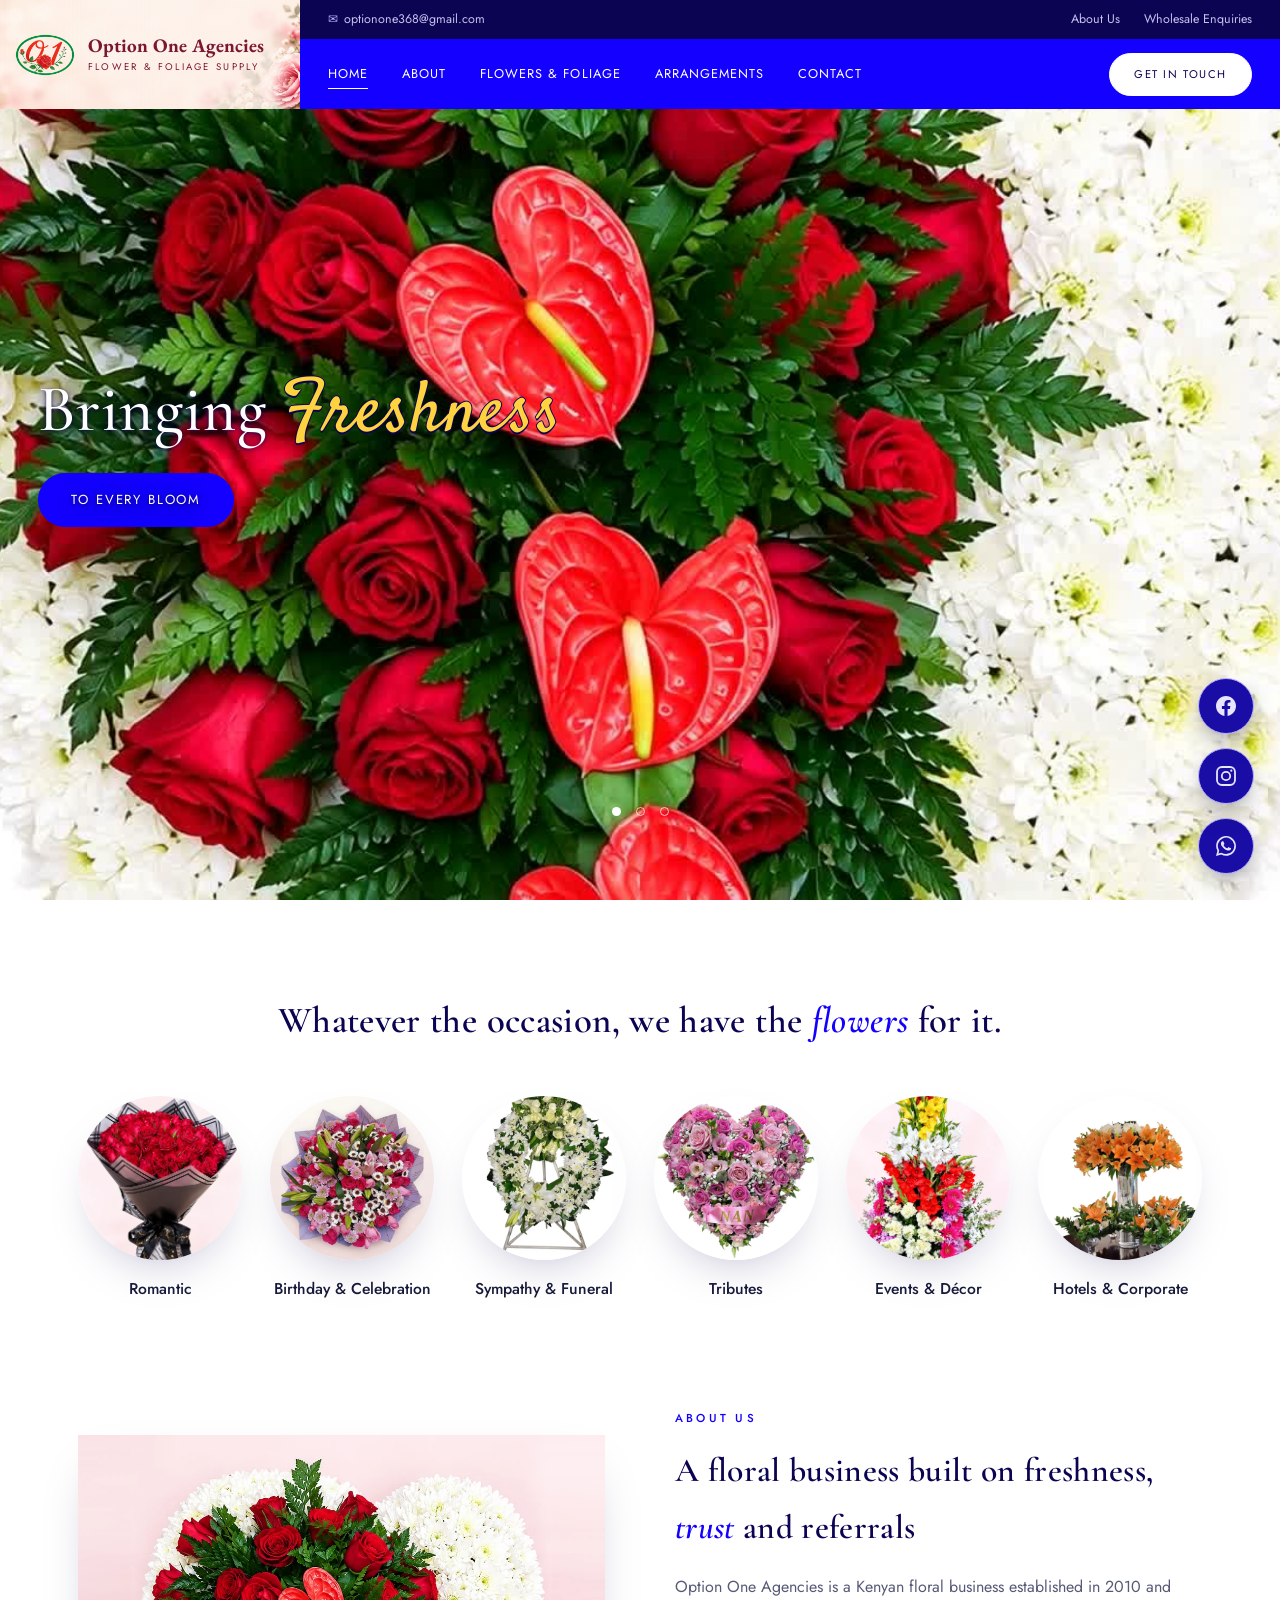
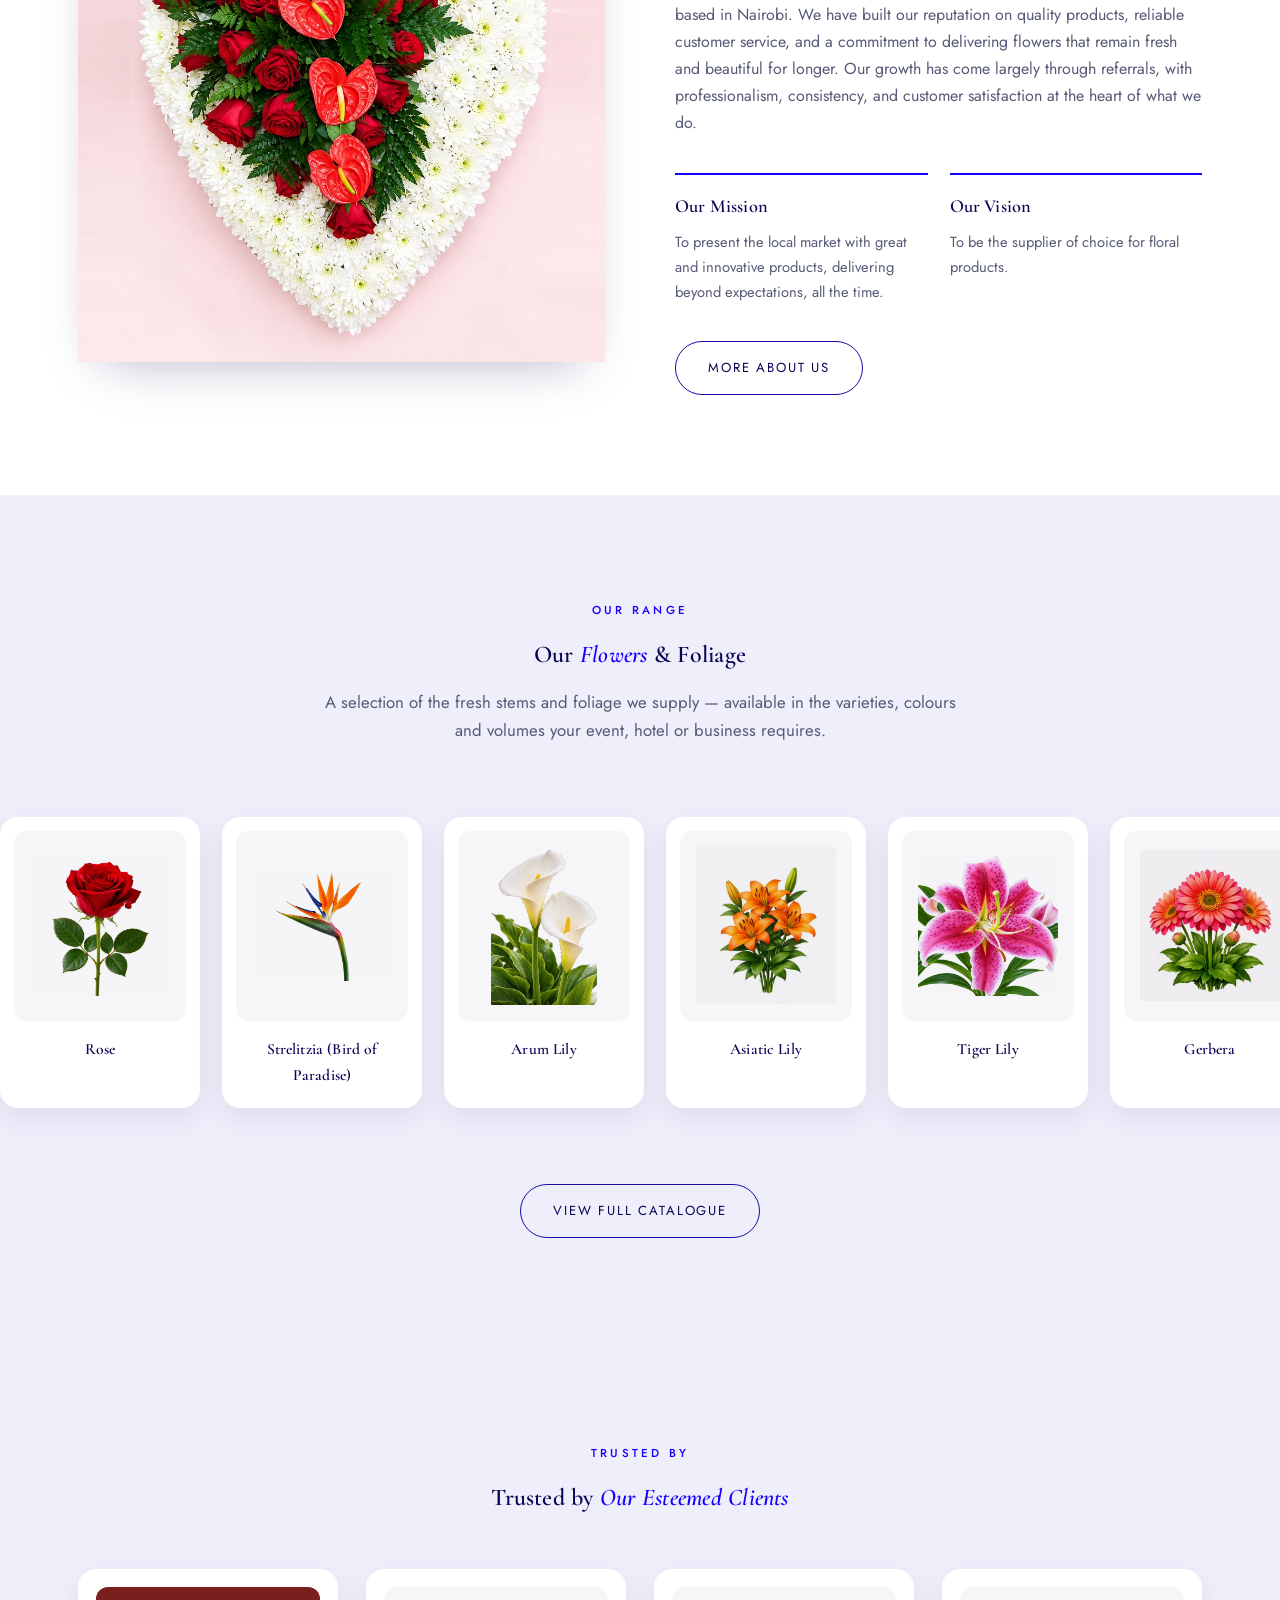
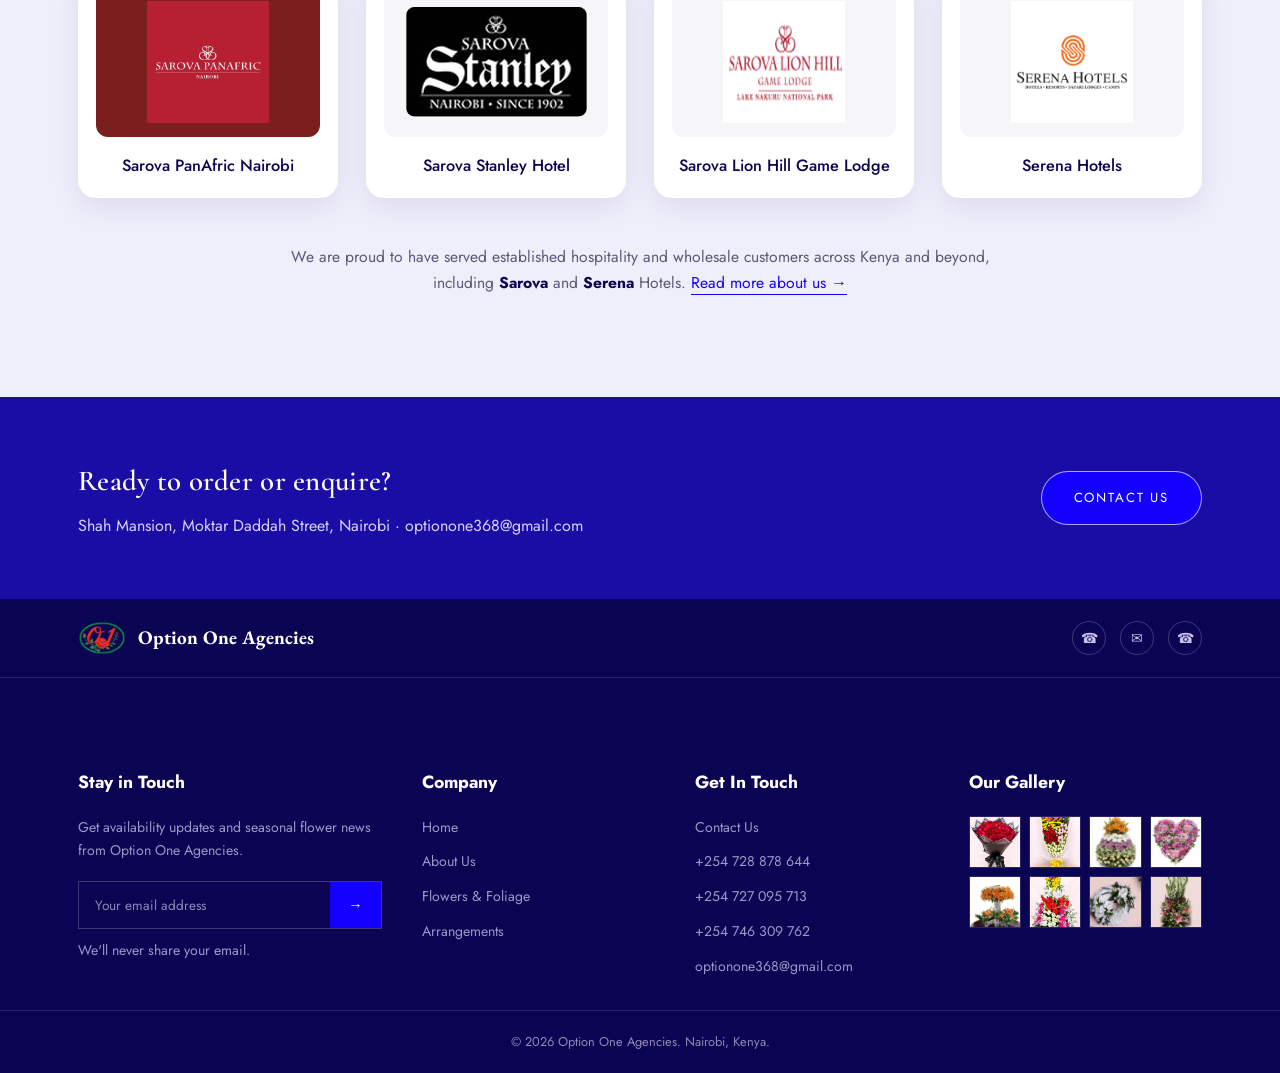
<file: index.html>
<!DOCTYPE html>
<html lang="en">
<head>
<meta charset="UTF-8">
<meta name="viewport" content="width=device-width, initial-scale=1.0">
<!-- Opt out of browsers auto-darkening the page (Chrome/Samsung "dark mode for websites") so logo and brand colours stay true -->
<meta name="color-scheme" content="only light">
<title>Option One Agencies | Kenyan Floral Supplier Since 2010</title>
<meta name="description" content="Option One Agencies is a Kenyan floral business established in 2010 and based in Nairobi, supplying fresh-cut flowers, arrangements, foliage and floral accessories to hotels, events and the wholesale trade.">
<!-- TODO: replace https://optiononeagencies.com everywhere below with your real domain once the site is live -->
<link rel="canonical" href="https://optiononeagencies.com/">
<meta property="og:type" content="website">
<meta property="og:site_name" content="Option One Agencies">
<meta property="og:title" content="Option One Agencies | Kenyan Floral Supplier Since 2010">
<meta property="og:description" content="Option One Agencies is a Kenyan floral business established in 2010 and based in Nairobi, supplying fresh-cut flowers, arrangements, foliage and floral accessories to hotels, events and the wholesale trade.">
<meta property="og:url" content="https://optiononeagencies.com/">
<meta property="og:image" content="https://optiononeagencies.com/images/hero-1-poster.jpg">
<meta property="og:locale" content="en_KE">
<meta name="twitter:card" content="summary_large_image">
<meta name="twitter:title" content="Option One Agencies | Kenyan Floral Supplier Since 2010">
<meta name="twitter:description" content="Fresh-cut flowers, arrangements, foliage and floral accessories supplied to hotels, events and the wholesale trade across Nairobi, Kenya.">
<meta name="twitter:image" content="https://optiononeagencies.com/images/hero-1-poster.jpg">
<link rel="icon" href="images/favicon-rose.png?v=f5216e9f">
<link rel="preconnect" href="https://fonts.googleapis.com">
<link rel="preconnect" href="https://fonts.gstatic.com" crossorigin>
<link href="https://fonts.googleapis.com/css2?family=Cormorant+Garamond:ital,wght@0,400;0,500;0,600;1,500&family=EB+Garamond:wght@600;700&family=Jost:wght@300;400;500;600&family=Satisfy&display=swap" rel="stylesheet">
<link rel="stylesheet" href="css/style.css?v=fbaeb589">
<script type="application/ld+json">
{
  "@context": "https://schema.org",
  "@type": "Florist",
  "name": "Option One Agencies",
  "image": "https://optiononeagencies.com/images/logo-rose.png",
  "url": "https://optiononeagencies.com/",
  "telephone": "+254728878644",
  "email": "optionone368@gmail.com",
  "address": {
    "@type": "PostalAddress",
    "streetAddress": "Shah Mansion, 1st Floor, Moktar Daddah Street",
    "addressLocality": "Nairobi",
    "postalCode": "00100",
    "addressCountry": "KE"
  },
  "openingHoursSpecification": {
    "@type": "OpeningHoursSpecification",
    "dayOfWeek": ["Monday", "Tuesday", "Wednesday", "Thursday", "Friday", "Saturday"],
    "opens": "06:00",
    "closes": "19:00"
  },
  "foundingDate": "2010",
  "sameAs": ["https://wa.me/254728878644"]
}
</script>
</head>
<body>

<header id="site-header">
  <div class="nav-shell">
    <a class="logo-panel" href="/">
      <img src="images/logo-rose.png?v=13920b40" alt="Option One Agencies logo">
      <span class="brand-text">
        <span class="name">Option One Agencies</span><br>
        <span class="tag">Flower &amp; Foliage Supply</span>
      </span>
    </a>
    <div class="nav-stack">
      <div class="topbar">
        <div class="wrap">
          <div class="topbar-links">
            <a href="mailto:optionone368@gmail.com"><span class="ico">&#9993;</span>optionone368@gmail.com</a>
          </div>
          <div class="topbar-links">
            <a href="/about">About Us</a>
            <a href="/contact">Wholesale Enquiries</a>
          </div>
        </div>
      </div>
      <div class="nav-main">
        <nav class="main-nav">
          <div class="nav-menu-brand">
            <img src="images/logo-rose.png?v=13920b40" alt="Option One Agencies logo">
            <span>
              <span class="name">Option One Agencies</span>
              <span class="tag">Flower &amp; Foliage Supply</span>
            </span>
          </div>
          <ul>
            <li><a href="/" class="active"><svg class="nav-icon" viewBox="0 0 24 24" fill="none" stroke="currentColor" stroke-width="1.8" stroke-linecap="round" stroke-linejoin="round" aria-hidden="true"><path d="M4 11.5 12 4l8 7.5"/><path d="M6 10v9h5v-6h2v6h5v-9"/></svg><span>Home</span></a></li>
            <li><a href="/about"><svg class="nav-icon" viewBox="0 0 24 24" fill="none" stroke="currentColor" stroke-width="1.8" stroke-linecap="round" stroke-linejoin="round" aria-hidden="true"><circle cx="12" cy="8" r="3.3"/><path d="M5 20c1.1-4 4-6.2 7-6.2s5.9 2.2 7 6.2"/></svg><span>About</span></a></li>
            <li><a href="/flowers"><svg class="nav-icon" viewBox="0 0 24 24" fill="none" stroke="currentColor" stroke-width="1.7" stroke-linecap="round" stroke-linejoin="round" aria-hidden="true"><path d="M12 3c1.9 1.7 1.9 4.7 0 6.4C10.1 7.7 10.1 4.7 12 3Z"/><path d="M12 21c-1.9-1.7-1.9-4.7 0-6.4 1.9 1.7 1.9 4.7 0 6.4Z"/><path d="M3.4 12c1.7-1.9 4.7-1.9 6.4 0-1.7 1.9-4.7 1.9-6.4 0Z"/><path d="M14.2 12c1.7-1.9 4.7-1.9 6.4 0-1.7 1.9-4.7 1.9-6.4 0Z"/><circle cx="12" cy="12" r="1.5"/></svg><span>Flowers &amp; Foliage</span></a></li>
            <li><a href="/arrangements"><svg class="nav-icon" viewBox="0 0 24 24" fill="none" stroke="currentColor" stroke-width="1.8" stroke-linecap="round" stroke-linejoin="round" aria-hidden="true"><rect x="3.5" y="9" width="17" height="11" rx="1.5"/><path d="M3.5 9h17M12 9v11"/><path d="M8 9c-1.5 0-2.5-1-2.5-2.3C5.5 5.3 6.7 4 8.2 4 10 4 12 6 12 9"/><path d="M16 9c1.5 0 2.5-1 2.5-2.3C18.5 5.3 17.3 4 15.8 4 14 4 12 6 12 9"/></svg><span>Arrangements</span></a></li>
            <li><a href="/contact"><svg class="nav-icon" viewBox="0 0 24 24" fill="none" stroke="currentColor" stroke-width="1.8" stroke-linecap="round" stroke-linejoin="round" aria-hidden="true"><rect x="3.5" y="5.5" width="17" height="13" rx="2"/><path d="m4.5 6.5 7.5 6 7.5-6"/></svg><span>Contact</span></a></li>
            <li class="nav-mobile-actions">
              <a href="tel:+254728878644" class="btn pill">Call Us</a>
              <a href="/contact" class="btn pill accent-solid">Get In Touch</a>
            </li>
          </ul>
        </nav>
        <div class="nav-actions">
          <a href="/contact" class="btn pill white-solid" style="padding:11px 24px;font-size:.7rem;">Get In Touch</a>
        </div>
        <button class="hamburger" id="menuToggle" aria-label="Toggle menu" aria-expanded="false">
          <span></span><span></span><span></span>
        </button>
      </div>
    </div>
  </div>
</header>

<section class="hero" id="top">
  <div class="hero-slide hero-slide--video is-active" data-word="Freshness" style="background-image:url('images/hero-1-poster.jpg?v=fdd0b64b');">
    <video class="hero-video" src="images/hero-1.mp4?v=855cc560" poster="images/hero-1-poster.jpg?v=fdd0b64b" autoplay muted loop playsinline preload="auto" aria-hidden="true"></video>
  </div>
  <div class="hero-slide hero-slide--video" data-word="Beauty" style="background-image:url('images/hero-2-poster.jpg?v=f1104afb');">
    <video class="hero-video" src="images/hero-2.mp4?v=93fd6ceb" poster="images/hero-2-poster.jpg?v=f1104afb" muted loop playsinline preload="metadata" aria-hidden="true"></video>
  </div>
  <div class="hero-slide hero-slide--video" data-word="Quality" style="background-image:url('images/hero-3-poster.jpg?v=8d03a788');">
    <video class="hero-video" src="images/hero-3.mp4?v=c8947727" poster="images/hero-3-poster.jpg?v=8d03a788" muted loop playsinline preload="metadata" aria-hidden="true"></video>
  </div>
  <div class="wrap hero-content">
    <h1><span class="line">Bringing <em class="hl hero-word" id="heroWord">Freshness</em></span></h1>
    <div class="hero-actions">
      <span class="btn pill accent-solid is-static">To Every Bloom</span>
    </div>
  </div>
  <div class="hero-dots" id="heroDots"></div>
</section>

<section class="occasions">
  <div class="wrap">
    <h2 class="occasions-title">Whatever the occasion, we have the <span class="hl">flowers</span> for it.</h2>
    <div class="occasion-row">
      <a class="occasion-card" href="/arrangements#gifts">
        <span class="occasion-photo"><img src="images/arrangements/Luxury%20Red%20Rose%20Bouquet.webp?v=11abc4a6" alt="Large bouquet of solid red roses wrapped in designer black and white paper with a black ribbon" loading="lazy"></span>
        <span class="occasion-name">Romantic</span>
      </a>
      <a class="occasion-card" href="/arrangements#gifts">
        <span class="occasion-photo"><img src="images/arrangements/Pink%20Rose%20and%20Lily%20Bouquet.webp?v=a71ac743" alt="Hand-tied bouquet of pink roses, lilies and chrysanthemums in lilac wrap" loading="lazy"></span>
        <span class="occasion-name">Birthday &amp; Celebration</span>
      </a>
      <a class="occasion-card" href="/arrangements#sympathy">
        <span class="occasion-photo"><img src="images/arrangements/White%20Standing%20Wreath.webp?v=75b27a3c" alt="Standing wreath of white chrysanthemums, roses and lilies with green foliage on a metal stand" loading="lazy"></span>
        <span class="occasion-name">Sympathy &amp; Funeral</span>
      </a>
      <a class="occasion-card" href="/arrangements#sympathy">
        <span class="occasion-photo"><img src="images/arrangements/Pink%20Rose%20Heart%20Tribute.webp?v=14069daf" alt="Heart-shaped tribute of pink roses, lisianthus and gypsophila with a personalised ribbon" loading="lazy"></span>
        <span class="occasion-name">Tributes</span>
      </a>
      <a class="occasion-card" href="/arrangements#events">
        <span class="occasion-photo"><img src="images/arrangements/Grand%20Tiered%20Arrangement.webp?v=551a1f94" alt="Grand tiered arrangement with red, yellow and white gladiolus, gerberas and carnations" loading="lazy"></span>
        <span class="occasion-name">Events &amp; D&eacute;cor</span>
      </a>
      <a class="occasion-card" href="/arrangements#events">
        <span class="occasion-photo"><img src="images/arrangements/Two-Tier%20Lily%20Centrepiece.webp?v=642da3c2" alt="Two-tier centrepiece of orange lilies and white flowers on glass stands" loading="lazy"></span>
        <span class="occasion-name">Hotels &amp; Corporate</span>
      </a>
    </div>
  </div>
</section>

<section class="about">
  <div class="wrap about-grid">
    <div class="about-media">
      <img src="images/arrangements/Rose%20and%20Chrysanthemum%20Heart.webp?v=f70af9a6" alt="Heart-shaped tribute of white chrysanthemums framing red roses, anthuriums and leather fern" style="height:auto;">
      <div class="frame"></div>
    </div>
    <div>
      <span class="eyebrow">About Us</span>
      <h2>A floral business built on freshness, <span class="hl">trust</span> and referrals</h2>
      <p>Option One Agencies is a Kenyan floral business established in 2010 and based in Nairobi. We have built our reputation on quality products, reliable customer service, and a commitment to delivering flowers that remain fresh and beautiful for longer. Our growth has come largely through referrals, with professionalism, consistency, and customer satisfaction at the heart of what we do.</p>
      <div class="info-cards">
        <div class="info-card">
          <h4>Our Mission</h4>
          <p>To present the local market with great and innovative products, delivering beyond expectations, all the time.</p>
        </div>
        <div class="info-card">
          <h4>Our Vision</h4>
          <p>To be the supplier of choice for floral products.</p>
        </div>
      </div>
      <div style="margin-top:36px;">
        <a href="/about" class="btn pill">More About Us</a>
      </div>
    </div>
  </div>
</section>

<section class="catalogue" style="background:var(--ivory-deep);">
  <div class="wrap">
    <div class="center">
      <span class="eyebrow">Our Range</span>
      <h2>Our <span class="hl">Flowers</span> &amp; Foliage</h2>
      <p class="lede">A selection of the fresh stems and foliage we supply &mdash; available in the varieties, colours and volumes your event, hotel or business requires.</p>
    </div>
    <div class="strip-scroll" id="stripGrid"></div>
    <div class="center" style="margin-top:36px;">
      <a href="/flowers" class="btn pill">View Full Catalogue</a>
    </div>
  </div>
</section>

<section class="clients">
  <div class="wrap center">
    <span class="eyebrow">Trusted By</span>
    <h2>Trusted by <span class="hl">Our Esteemed Clients</span></h2>
    <div class="client-logos">
      <figure class="client-card">
        <div class="client-logo is-dark"><img src="images/clients/7a47_eXr_400x400.jpg?v=6e663078" alt="Sarova PanAfric Nairobi logo" loading="lazy"></div>
        <figcaption>Sarova PanAfric Nairobi</figcaption>
      </figure>
      <figure class="client-card">
        <div class="client-logo"><img src="images/clients/Sarova_stanley_logo.png?v=c55b717a" alt="Sarova Stanley Hotel logo" loading="lazy"></div>
        <figcaption>Sarova Stanley Hotel</figcaption>
      </figure>
      <figure class="client-card">
        <div class="client-logo"><img src="images/clients/12908.jpg?v=53836a2e" alt="Sarova Lion Hill Game Lodge logo" loading="lazy"></div>
        <figcaption>Sarova Lion Hill Game Lodge</figcaption>
      </figure>
      <figure class="client-card">
        <div class="client-logo"><img src="images/clients/serena-hotels-logo-png_seeklogo-370620.png?v=32fdeb90" alt="Serena Hotels logo" loading="lazy"></div>
        <figcaption>Serena Hotels</figcaption>
      </figure>
    </div>
    <p class="client-note">We are proud to have served established hospitality and wholesale customers across Kenya and beyond, including <strong>Sarova</strong> and <strong>Serena</strong> Hotels. <a href="/about" style="color:var(--accent);border-bottom:1px solid var(--accent);">Read more about us &rarr;</a></p>
  </div>
</section>

<div class="cta-band">
  <div class="wrap">
    <div>
      <h2>Ready to order or enquire?</h2>
      <p>Shah Mansion, Moktar Daddah Street, Nairobi &middot; optionone368@gmail.com</p>
    </div>
    <a href="/contact" class="btn pill on-dark accent-solid">Contact Us</a>
  </div>
</div>

<footer>
  <div class="footer-cta-bar">
    <div class="wrap">
      <a class="brand" href="/" style="display:flex;align-items:center;gap:12px;">
        <img src="images/logo-rose.png?v=13920b40" alt="Option One Agencies" style="height:34px;">
        <span class="brand-text"><span class="name">Option One Agencies</span></span>
      </a>
      <div class="footer-social">
        <a href="https://wa.me/254728878644" target="_blank" rel="noopener" aria-label="WhatsApp">&#9742;</a>
        <a href="mailto:optionone368@gmail.com" aria-label="Email">&#9993;</a>
        <a href="tel:+254728878644" aria-label="Call">&#9742;</a>
      </div>
    </div>
  </div>
  <div class="footer-main">
    <div class="wrap footer-grid">
      <div>
        <h5 class="footer-title">Stay in Touch</h5>
        <p>Get availability updates and seasonal flower news from Option One Agencies.</p>
        <form class="newsletter-form" id="newsletterForm">
          <input type="email" placeholder="Your email address" required>
          <button type="submit" aria-label="Subscribe">&rarr;</button>
        </form>
        <p class="newsletter-note" id="newsletterNote">We'll never share your email.</p>
      </div>
      <div>
        <h5 class="footer-title">Company</h5>
        <ul class="footer-links-list">
          <li><a href="/">Home</a></li>
          <li><a href="/about">About Us</a></li>
          <li><a href="/flowers">Flowers &amp; Foliage</a></li>
          <li><a href="/arrangements">Arrangements</a></li>
        </ul>
      </div>
      <div>
        <h5 class="footer-title">Get In Touch</h5>
        <ul class="footer-links-list">
          <li><a href="/contact">Contact Us</a></li>
          <li><a href="tel:+254728878644">+254 728 878 644</a></li>
          <li><a href="tel:+254727095713">+254 727 095 713</a></li>
          <li><a href="tel:+254746309762">+254 746 309 762</a></li>
          <li><a href="mailto:optionone368@gmail.com">optionone368@gmail.com</a></li>
        </ul>
      </div>
      <div>
        <h5 class="footer-title">Our Gallery</h5>
        <div class="footer-gallery">
          <a href="/arrangements"><img src="images/arrangements/Luxury%20Red%20Rose%20Bouquet.webp?v=11abc4a6" alt="Luxury Red Rose Bouquet" loading="lazy"></a>
          <a href="/arrangements"><img src="images/arrangements/Rose%20and%20Bird%20of%20Paradise%20Bouquet.webp?v=561f5ea4" alt="Rose and Bird of Paradise Bouquet" loading="lazy"></a>
          <a href="/arrangements"><img src="images/arrangements/Layered%20Dome%20Arrangement.webp?v=a848e5ac" alt="Layered Dome Arrangement" loading="lazy"></a>
          <a href="/arrangements"><img src="images/arrangements/Pink%20Rose%20Heart%20Tribute.webp?v=14069daf" alt="Pink Rose Heart Tribute" loading="lazy"></a>
          <a href="/arrangements"><img src="images/arrangements/Two-Tier%20Lily%20Centrepiece.webp?v=642da3c2" alt="Two-Tier Lily Centrepiece" loading="lazy"></a>
          <a href="/arrangements"><img src="images/arrangements/Grand%20Tiered%20Arrangement.webp?v=551a1f94" alt="Grand Tiered Arrangement" loading="lazy"></a>
          <a href="/arrangements"><img src="images/arrangements/White%20Anthurium%20Wreath.webp?v=a15b33e1" alt="White Anthurium Wreath" loading="lazy"></a>
          <a href="/arrangements"><img src="images/arrangements/Snapdragon%20and%20Pink%20Lily%20Arrangement.webp?v=db22ea9e" alt="Snapdragon &amp; Pink Lily Arrangement" loading="lazy"></a>
        </div>
      </div>
    </div>
  </div>
  <div class="footer-bottom">
    <div class="wrap">&copy; <span id="year"></span> Option One Agencies. Nairobi, Kenya.</div>
  </div>
</footer>

<button class="back-to-top" id="backToTop" aria-label="Back to top">&#8593;</button>
<a class="social-float wa-float" href="https://wa.me/254728878644" target="_blank" rel="noopener" aria-label="Chat on WhatsApp">
  <svg viewBox="0 0 24 24"><path d="M12.04 2c-5.46 0-9.9 4.44-9.9 9.9 0 1.75.46 3.45 1.32 4.95L2 22l5.29-1.39a9.87 9.87 0 0 0 4.75 1.21h.01c5.46 0 9.9-4.44 9.9-9.9s-4.44-9.92-9.91-9.92zm0 18.1a8.2 8.2 0 0 1-4.18-1.15l-.3-.18-3.14.82.84-3.06-.2-.32a8.22 8.22 0 1 1 6.98 3.89zm4.51-6.16c-.25-.12-1.47-.72-1.7-.81-.23-.08-.39-.12-.56.12-.17.25-.64.81-.78.97-.14.17-.29.19-.53.06-.25-.12-1.05-.39-2-1.23-.74-.66-1.24-1.47-1.39-1.72-.14-.25-.02-.38.11-.51.11-.11.25-.29.37-.43.12-.14.16-.25.25-.41.08-.17.04-.31-.02-.43-.06-.12-.56-1.35-.77-1.85-.2-.48-.41-.42-.56-.43h-.48c-.17 0-.43.06-.66.31-.23.25-.86.84-.86 2.05 0 1.21.88 2.38 1 2.54.12.17 1.74 2.66 4.22 3.73.59.25 1.05.4 1.41.51.59.19 1.13.16 1.55.1.47-.07 1.47-.6 1.68-1.18.21-.58.21-1.08.15-1.18-.06-.1-.23-.17-.48-.29z"/></svg>
</a>
<a class="social-float ig-float" href="https://www.instagram.com/optiononeflowers_kenya?utm_source=qr&amp;igsi=MXg0amZraXpzMjJlNA==" target="_blank" rel="noopener" aria-label="Follow us on Instagram">
  <svg viewBox="0 0 24 24"><rect x="3" y="3" width="18" height="18" rx="5" ry="5"/><circle cx="12" cy="12" r="4.2"/><circle class="dot" cx="17.3" cy="6.7" r="1.1"/></svg>
</a>
<a class="social-float fb-float" href="https://www.facebook.com/share/1ErnmdVG4x/" target="_blank" rel="noopener" aria-label="Follow us on Facebook">
  <svg viewBox="0 0 24 24"><path d="M22 12.06C22 6.51 17.52 2 12 2S2 6.51 2 12.06c0 5.02 3.66 9.18 8.44 9.94v-7.03H7.9v-2.91h2.54V9.85c0-2.51 1.49-3.9 3.77-3.9 1.09 0 2.24.2 2.24.2v2.46h-1.26c-1.24 0-1.63.77-1.63 1.56v1.87h2.78l-.44 2.91h-2.34V22c4.78-.76 8.44-4.92 8.44-9.94Z"/></svg>
</a>

<script src="js/main.js?v=c5d3db8b"></script>
</body>
</html>
</file>
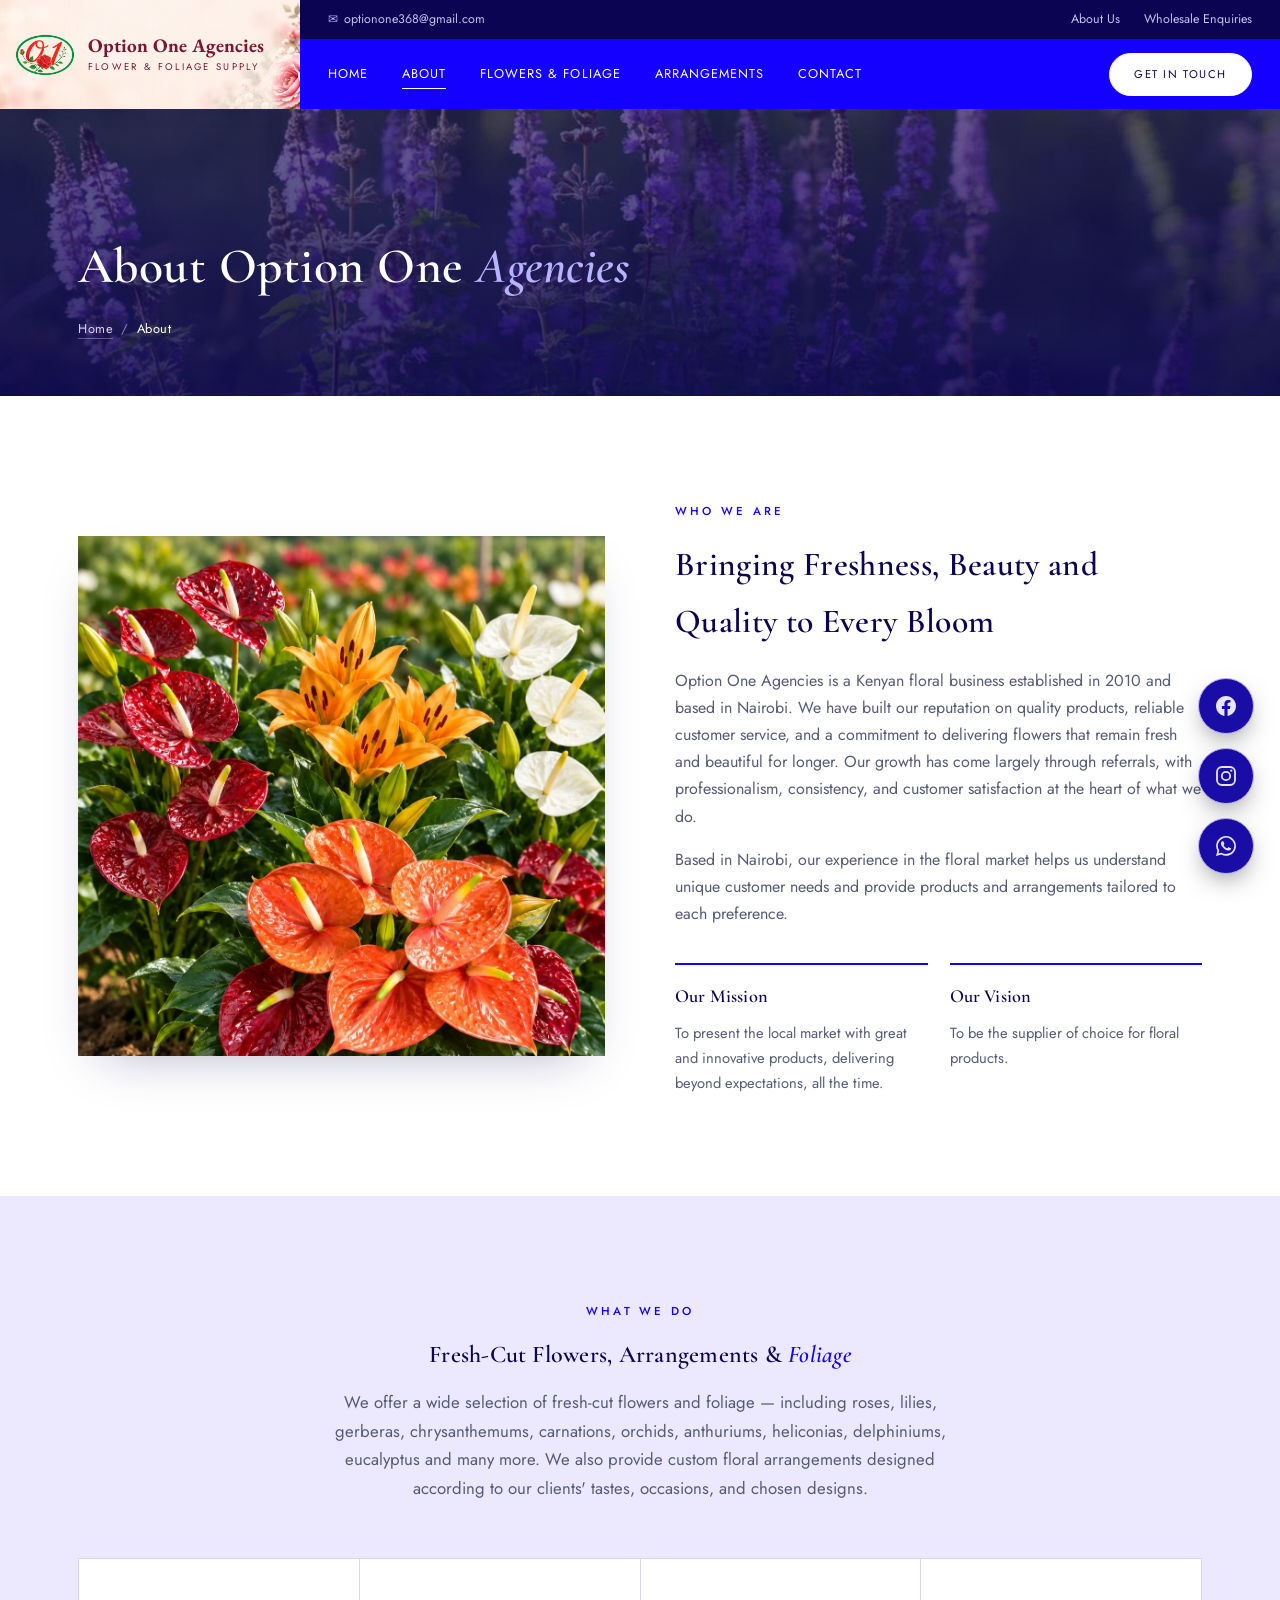
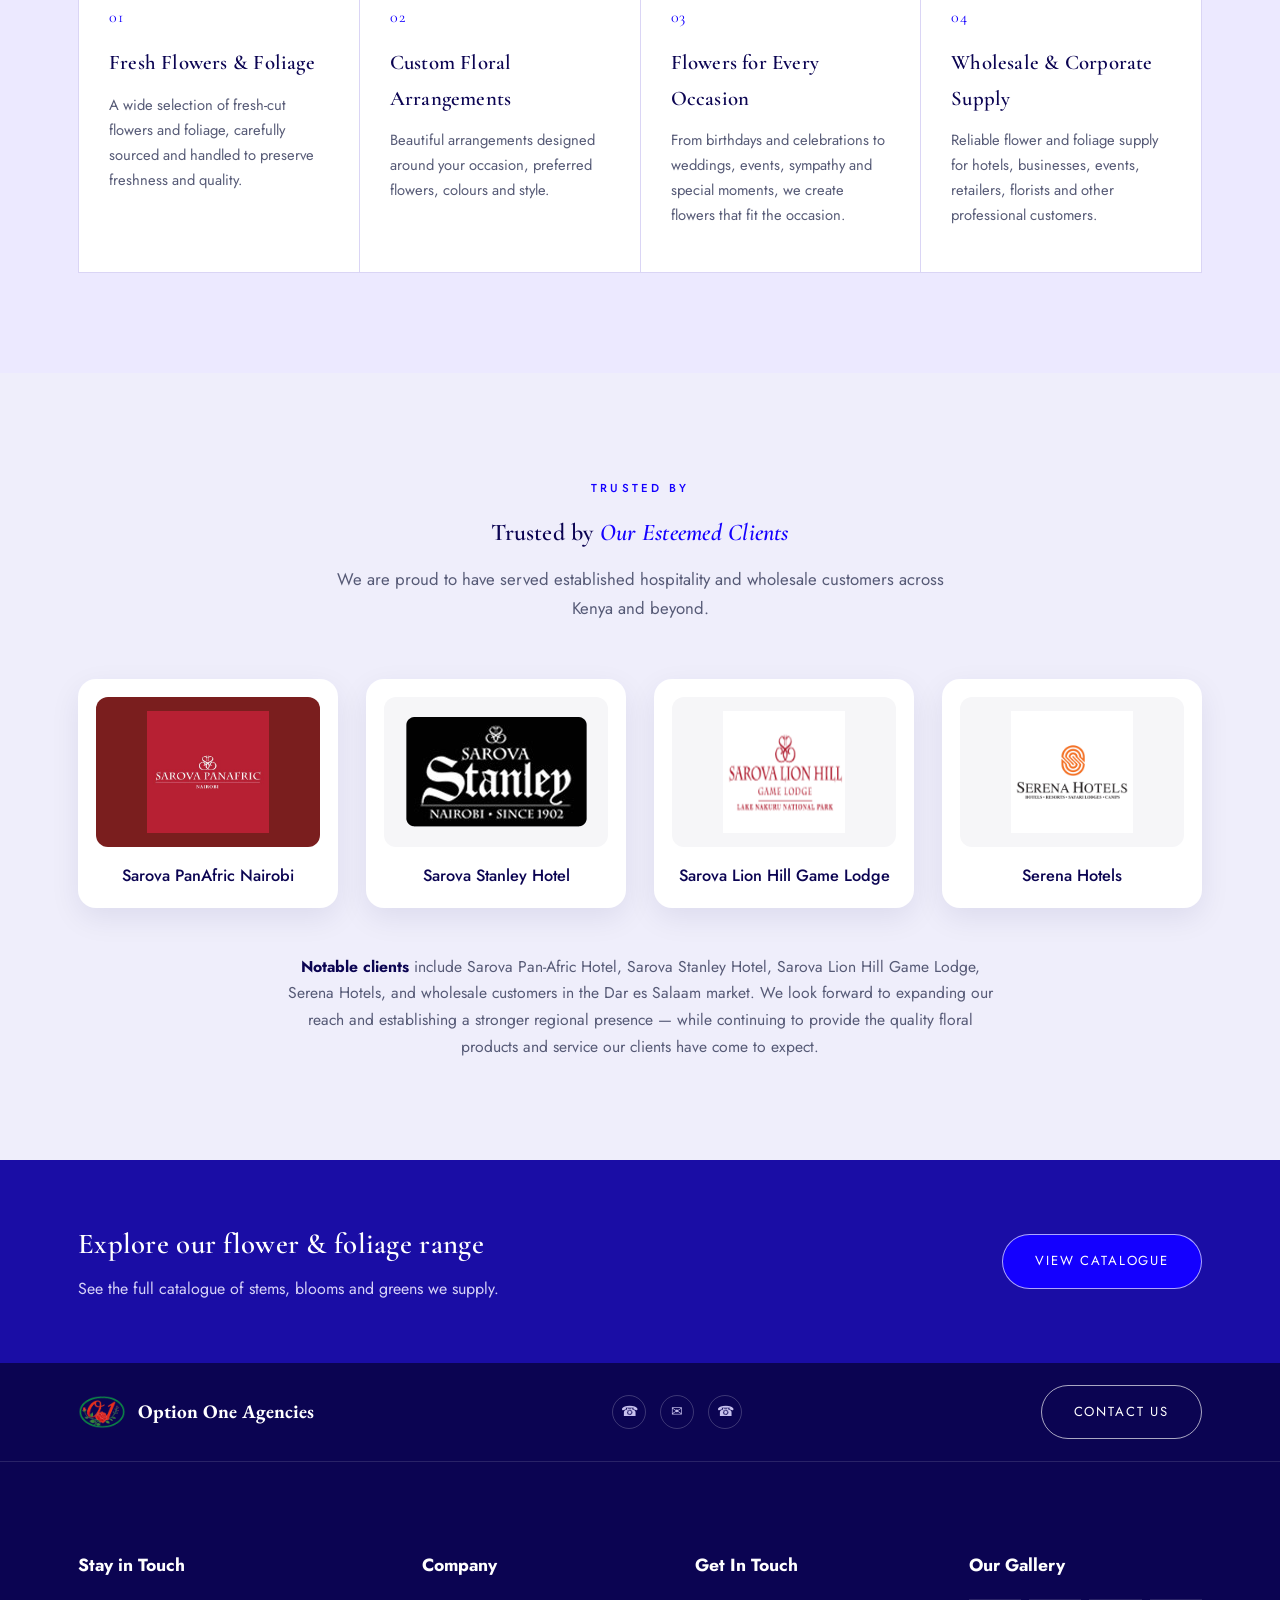
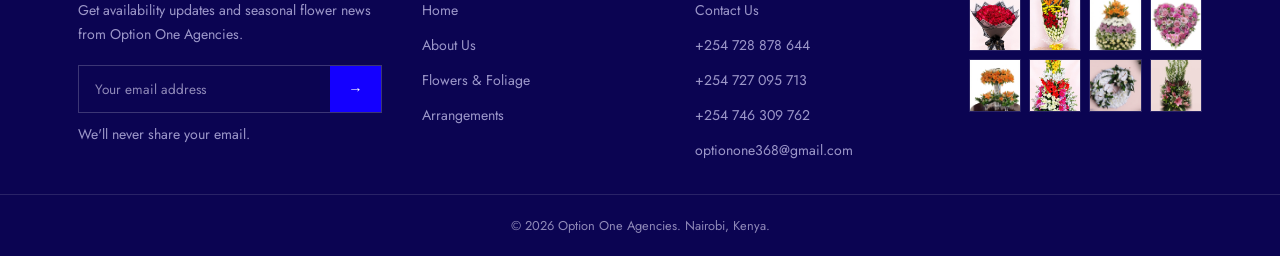
<file: about.html>
<!DOCTYPE html>
<html lang="en">
<head>
<meta charset="UTF-8">
<meta name="viewport" content="width=device-width, initial-scale=1.0">
<!-- Opt out of browsers auto-darkening the page (Chrome/Samsung "dark mode for websites") so logo and brand colours stay true -->
<meta name="color-scheme" content="only light">
<title>About Us | Option One Agencies</title>
<meta name="description" content="Option One Agencies is a Kenyan floral business established in 2010 and based in Nairobi, trusted by Sarova and Serena Hotels for fresh-cut flowers, arrangements and foliage.">
<!-- TODO: replace https://optiononeagencies.com everywhere below with your real domain once the site is live -->
<link rel="canonical" href="https://optiononeagencies.com/about">
<meta property="og:type" content="website">
<meta property="og:site_name" content="Option One Agencies">
<meta property="og:title" content="About Us | Option One Agencies">
<meta property="og:description" content="Option One Agencies is a Kenyan floral business established in 2010 and based in Nairobi, trusted by Sarova and Serena Hotels for fresh-cut flowers, arrangements and foliage.">
<meta property="og:url" content="https://optiononeagencies.com/about">
<meta property="og:image" content="https://optiononeagencies.com/images/moroznaya_photo-bouquet-7948558_1920.jpg">
<meta property="og:locale" content="en_KE">
<meta name="twitter:card" content="summary_large_image">
<meta name="twitter:title" content="About Us | Option One Agencies">
<meta name="twitter:description" content="A Kenyan floral business established in 2010 and based in Nairobi, trusted by Sarova and Serena Hotels.">
<meta name="twitter:image" content="https://optiononeagencies.com/images/moroznaya_photo-bouquet-7948558_1920.jpg">
<link rel="icon" href="images/favicon-rose.png?v=f5216e9f">
<link rel="preconnect" href="https://fonts.googleapis.com">
<link rel="preconnect" href="https://fonts.gstatic.com" crossorigin>
<link href="https://fonts.googleapis.com/css2?family=Cormorant+Garamond:ital,wght@0,400;0,500;0,600;1,500&family=EB+Garamond:wght@600;700&family=Jost:wght@300;400;500;600&display=swap" rel="stylesheet">
<link rel="stylesheet" href="css/style.css?v=fbaeb589">
<script type="application/ld+json">
{
  "@context": "https://schema.org",
  "@type": "Florist",
  "name": "Option One Agencies",
  "image": "https://optiononeagencies.com/images/logo-rose.png",
  "url": "https://optiononeagencies.com/about",
  "telephone": "+254728878644",
  "email": "optionone368@gmail.com",
  "address": {
    "@type": "PostalAddress",
    "streetAddress": "Shah Mansion, 1st Floor, Moktar Daddah Street",
    "addressLocality": "Nairobi",
    "postalCode": "00100",
    "addressCountry": "KE"
  },
  "openingHoursSpecification": {
    "@type": "OpeningHoursSpecification",
    "dayOfWeek": ["Monday", "Tuesday", "Wednesday", "Thursday", "Friday", "Saturday"],
    "opens": "06:00",
    "closes": "19:00"
  },
  "foundingDate": "2010",
  "sameAs": ["https://wa.me/254728878644"]
}
</script>
</head>
<body>

<header id="site-header">
  <div class="nav-shell">
    <a class="logo-panel" href="/">
      <img src="images/logo-rose.png?v=13920b40" alt="Option One Agencies logo">
      <span class="brand-text">
        <span class="name">Option One Agencies</span><br>
        <span class="tag">Flower &amp; Foliage Supply</span>
      </span>
    </a>
    <div class="nav-stack">
      <div class="topbar">
        <div class="wrap">
          <div class="topbar-links">
            <a href="mailto:optionone368@gmail.com"><span class="ico">&#9993;</span>optionone368@gmail.com</a>
          </div>
          <div class="topbar-links">
            <a href="/about">About Us</a>
            <a href="/contact">Wholesale Enquiries</a>
          </div>
        </div>
      </div>
      <div class="nav-main">
        <nav class="main-nav">
          <div class="nav-menu-brand">
            <img src="images/logo-rose.png?v=13920b40" alt="Option One Agencies logo">
            <span>
              <span class="name">Option One Agencies</span>
              <span class="tag">Flower &amp; Foliage Supply</span>
            </span>
          </div>
          <ul>
            <li><a href="/"><svg class="nav-icon" viewBox="0 0 24 24" fill="none" stroke="currentColor" stroke-width="1.8" stroke-linecap="round" stroke-linejoin="round" aria-hidden="true"><path d="M4 11.5 12 4l8 7.5"/><path d="M6 10v9h5v-6h2v6h5v-9"/></svg><span>Home</span></a></li>
            <li><a href="/about" class="active"><svg class="nav-icon" viewBox="0 0 24 24" fill="none" stroke="currentColor" stroke-width="1.8" stroke-linecap="round" stroke-linejoin="round" aria-hidden="true"><circle cx="12" cy="8" r="3.3"/><path d="M5 20c1.1-4 4-6.2 7-6.2s5.9 2.2 7 6.2"/></svg><span>About</span></a></li>
            <li><a href="/flowers"><svg class="nav-icon" viewBox="0 0 24 24" fill="none" stroke="currentColor" stroke-width="1.7" stroke-linecap="round" stroke-linejoin="round" aria-hidden="true"><path d="M12 3c1.9 1.7 1.9 4.7 0 6.4C10.1 7.7 10.1 4.7 12 3Z"/><path d="M12 21c-1.9-1.7-1.9-4.7 0-6.4 1.9 1.7 1.9 4.7 0 6.4Z"/><path d="M3.4 12c1.7-1.9 4.7-1.9 6.4 0-1.7 1.9-4.7 1.9-6.4 0Z"/><path d="M14.2 12c1.7-1.9 4.7-1.9 6.4 0-1.7 1.9-4.7 1.9-6.4 0Z"/><circle cx="12" cy="12" r="1.5"/></svg><span>Flowers &amp; Foliage</span></a></li>
            <li><a href="/arrangements"><svg class="nav-icon" viewBox="0 0 24 24" fill="none" stroke="currentColor" stroke-width="1.8" stroke-linecap="round" stroke-linejoin="round" aria-hidden="true"><rect x="3.5" y="9" width="17" height="11" rx="1.5"/><path d="M3.5 9h17M12 9v11"/><path d="M8 9c-1.5 0-2.5-1-2.5-2.3C5.5 5.3 6.7 4 8.2 4 10 4 12 6 12 9"/><path d="M16 9c1.5 0 2.5-1 2.5-2.3C18.5 5.3 17.3 4 15.8 4 14 4 12 6 12 9"/></svg><span>Arrangements</span></a></li>
            <li><a href="/contact"><svg class="nav-icon" viewBox="0 0 24 24" fill="none" stroke="currentColor" stroke-width="1.8" stroke-linecap="round" stroke-linejoin="round" aria-hidden="true"><rect x="3.5" y="5.5" width="17" height="13" rx="2"/><path d="m4.5 6.5 7.5 6 7.5-6"/></svg><span>Contact</span></a></li>
            <li class="nav-mobile-actions">
              <a href="tel:+254728878644" class="btn pill">Call Us</a>
              <a href="/contact" class="btn pill accent-solid">Get In Touch</a>
            </li>
          </ul>
        </nav>
        <div class="nav-actions">
          <a href="/contact" class="btn pill white-solid" style="padding:11px 24px;font-size:.7rem;">Get In Touch</a>
        </div>
        <button class="hamburger" id="menuToggle" aria-label="Toggle menu" aria-expanded="false">
          <span></span><span></span><span></span>
        </button>
      </div>
    </div>
  </div>
</header>

<section class="page-hero" style="background-image:url('images/hero-3-poster.jpg?v=8d03a788');">
  <div class="wrap">
    <h1>About Option One <span class="hl">Agencies</span></h1>
    <div class="crumbs"><a href="/">Home</a><span class="sep">/</span><span class="current">About</span></div>
  </div>
</section>

<section class="about">
  <div class="wrap about-grid">
    <div class="about-media">
      <img src="images/anthurium-lily-garden.webp?v=84d91779" alt="Red, orange and white anthuriums growing alongside orange lilies in a sunny flower field">
      <div class="frame"></div>
    </div>
    <div>
      <span class="eyebrow">Who We Are</span>
      <h2>Bringing Freshness, Beauty and Quality to Every Bloom</h2>
      <p>Option One Agencies is a Kenyan floral business established in 2010 and based in Nairobi. We have built our reputation on quality products, reliable customer service, and a commitment to delivering flowers that remain fresh and beautiful for longer. Our growth has come largely through referrals, with professionalism, consistency, and customer satisfaction at the heart of what we do.</p>
      <p>Based in Nairobi, our experience in the floral market helps us understand unique customer needs and provide products and arrangements tailored to each preference.</p>
      <div class="info-cards">
        <div class="info-card">
          <h4>Our Mission</h4>
          <p>To present the local market with great and innovative products, delivering beyond expectations, all the time.</p>
        </div>
        <div class="info-card">
          <h4>Our Vision</h4>
          <p>To be the supplier of choice for floral products.</p>
        </div>
      </div>
    </div>
  </div>
</section>

<section class="services">
  <div class="wrap">
    <div class="center">
      <span class="eyebrow">What We Do</span>
      <h2>Fresh-Cut Flowers, Arrangements &amp; <span class="hl">Foliage</span></h2>
      <p class="lede">We offer a wide selection of fresh-cut flowers and foliage &mdash; including roses, lilies, gerberas, chrysanthemums, carnations, orchids, anthuriums, heliconias, delphiniums, eucalyptus and many more. We also provide custom floral arrangements designed according to our clients' tastes, occasions, and chosen designs.</p>
    </div>
    <div class="service-grid">
      <div class="service-card">
        <span class="num">01</span>
        <h3>Fresh Flowers &amp; Foliage</h3>
        <p>A wide selection of fresh-cut flowers and foliage, carefully sourced and handled to preserve freshness and quality.</p>
      </div>
      <div class="service-card">
        <span class="num">02</span>
        <h3>Custom Floral Arrangements</h3>
        <p>Beautiful arrangements designed around your occasion, preferred flowers, colours and style.</p>
      </div>
      <div class="service-card">
        <span class="num">03</span>
        <h3>Flowers for Every Occasion</h3>
        <p>From birthdays and celebrations to weddings, events, sympathy and special moments, we create flowers that fit the occasion.</p>
      </div>
      <div class="service-card">
        <span class="num">04</span>
        <h3>Wholesale &amp; Corporate Supply</h3>
        <p>Reliable flower and foliage supply for hotels, businesses, events, retailers, florists and other professional customers.</p>
      </div>
    </div>
  </div>
</section>

<section class="clients" id="clients">
  <div class="wrap center">
    <span class="eyebrow">Trusted By</span>
    <h2>Trusted by <span class="hl">Our Esteemed Clients</span></h2>
    <p class="lede">We are proud to have served established hospitality and wholesale customers across Kenya and beyond.</p>
    <div class="client-logos">
      <figure class="client-card">
        <div class="client-logo is-dark"><img src="images/clients/7a47_eXr_400x400.jpg?v=6e663078" alt="Sarova PanAfric Nairobi logo" loading="lazy"></div>
        <figcaption>Sarova PanAfric Nairobi</figcaption>
      </figure>
      <figure class="client-card">
        <div class="client-logo"><img src="images/clients/Sarova_stanley_logo.png?v=c55b717a" alt="Sarova Stanley Hotel logo" loading="lazy"></div>
        <figcaption>Sarova Stanley Hotel</figcaption>
      </figure>
      <figure class="client-card">
        <div class="client-logo"><img src="images/clients/12908.jpg?v=53836a2e" alt="Sarova Lion Hill Game Lodge logo" loading="lazy"></div>
        <figcaption>Sarova Lion Hill Game Lodge</figcaption>
      </figure>
      <figure class="client-card">
        <div class="client-logo"><img src="images/clients/serena-hotels-logo-png_seeklogo-370620.png?v=32fdeb90" alt="Serena Hotels logo" loading="lazy"></div>
        <figcaption>Serena Hotels</figcaption>
      </figure>
    </div>
    <p class="client-note"><strong>Notable clients</strong> include Sarova Pan-Afric Hotel, Sarova Stanley Hotel, Sarova Lion Hill Game Lodge, Serena Hotels, and wholesale customers in the Dar es Salaam market. We look forward to expanding our reach and establishing a stronger regional presence &mdash; while continuing to provide the quality floral products and service our clients have come to expect.</p>
  </div>
</section>

<div class="cta-band">
  <div class="wrap">
    <div>
      <h2>Explore our flower &amp; foliage range</h2>
      <p>See the full catalogue of stems, blooms and greens we supply.</p>
    </div>
    <a href="/flowers" class="btn pill on-dark accent-solid">View Catalogue</a>
  </div>
</div>

<footer>
  <div class="footer-cta-bar">
    <div class="wrap">
      <a class="brand" href="/" style="display:flex;align-items:center;gap:12px;">
        <img src="images/logo-rose.png?v=13920b40" alt="Option One Agencies" style="height:34px;">
        <span class="brand-text"><span class="name">Option One Agencies</span></span>
      </a>
      <div class="footer-social">
        <a href="https://wa.me/254728878644" target="_blank" rel="noopener" aria-label="WhatsApp">&#9742;</a>
        <a href="mailto:optionone368@gmail.com" aria-label="Email">&#9993;</a>
        <a href="tel:+254728878644" aria-label="Call">&#9742;</a>
      </div>
      <a href="/contact" class="btn pill on-dark">Contact Us</a>
    </div>
  </div>
  <div class="footer-main">
    <div class="wrap footer-grid">
      <div>
        <h5 class="footer-title">Stay in Touch</h5>
        <p>Get availability updates and seasonal flower news from Option One Agencies.</p>
        <form class="newsletter-form" id="newsletterForm">
          <input type="email" placeholder="Your email address" required>
          <button type="submit" aria-label="Subscribe">&rarr;</button>
        </form>
        <p class="newsletter-note" id="newsletterNote">We'll never share your email.</p>
      </div>
      <div>
        <h5 class="footer-title">Company</h5>
        <ul class="footer-links-list">
          <li><a href="/">Home</a></li>
          <li><a href="/about">About Us</a></li>
          <li><a href="/flowers">Flowers &amp; Foliage</a></li>
          <li><a href="/arrangements">Arrangements</a></li>
        </ul>
      </div>
      <div>
        <h5 class="footer-title">Get In Touch</h5>
        <ul class="footer-links-list">
          <li><a href="/contact">Contact Us</a></li>
          <li><a href="tel:+254728878644">+254 728 878 644</a></li>
          <li><a href="tel:+254727095713">+254 727 095 713</a></li>
          <li><a href="tel:+254746309762">+254 746 309 762</a></li>
          <li><a href="mailto:optionone368@gmail.com">optionone368@gmail.com</a></li>
        </ul>
      </div>
      <div>
        <h5 class="footer-title">Our Gallery</h5>
        <div class="footer-gallery">
          <a href="/arrangements"><img src="images/arrangements/Luxury%20Red%20Rose%20Bouquet.webp?v=11abc4a6" alt="Luxury Red Rose Bouquet" loading="lazy"></a>
          <a href="/arrangements"><img src="images/arrangements/Rose%20and%20Bird%20of%20Paradise%20Bouquet.webp?v=561f5ea4" alt="Rose and Bird of Paradise Bouquet" loading="lazy"></a>
          <a href="/arrangements"><img src="images/arrangements/Layered%20Dome%20Arrangement.webp?v=a848e5ac" alt="Layered Dome Arrangement" loading="lazy"></a>
          <a href="/arrangements"><img src="images/arrangements/Pink%20Rose%20Heart%20Tribute.webp?v=14069daf" alt="Pink Rose Heart Tribute" loading="lazy"></a>
          <a href="/arrangements"><img src="images/arrangements/Two-Tier%20Lily%20Centrepiece.webp?v=642da3c2" alt="Two-Tier Lily Centrepiece" loading="lazy"></a>
          <a href="/arrangements"><img src="images/arrangements/Grand%20Tiered%20Arrangement.webp?v=551a1f94" alt="Grand Tiered Arrangement" loading="lazy"></a>
          <a href="/arrangements"><img src="images/arrangements/White%20Anthurium%20Wreath.webp?v=a15b33e1" alt="White Anthurium Wreath" loading="lazy"></a>
          <a href="/arrangements"><img src="images/arrangements/Snapdragon%20and%20Pink%20Lily%20Arrangement.webp?v=db22ea9e" alt="Snapdragon &amp; Pink Lily Arrangement" loading="lazy"></a>
        </div>
      </div>
    </div>
  </div>
  <div class="footer-bottom">
    <div class="wrap">&copy; <span id="year"></span> Option One Agencies. Nairobi, Kenya.</div>
  </div>
</footer>

<button class="back-to-top" id="backToTop" aria-label="Back to top">&#8593;</button>
<a class="social-float wa-float" href="https://wa.me/254728878644" target="_blank" rel="noopener" aria-label="Chat on WhatsApp">
  <svg viewBox="0 0 24 24"><path d="M12.04 2c-5.46 0-9.9 4.44-9.9 9.9 0 1.75.46 3.45 1.32 4.95L2 22l5.29-1.39a9.87 9.87 0 0 0 4.75 1.21h.01c5.46 0 9.9-4.44 9.9-9.9s-4.44-9.92-9.91-9.92zm0 18.1a8.2 8.2 0 0 1-4.18-1.15l-.3-.18-3.14.82.84-3.06-.2-.32a8.22 8.22 0 1 1 6.98 3.89zm4.51-6.16c-.25-.12-1.47-.72-1.7-.81-.23-.08-.39-.12-.56.12-.17.25-.64.81-.78.97-.14.17-.29.19-.53.06-.25-.12-1.05-.39-2-1.23-.74-.66-1.24-1.47-1.39-1.72-.14-.25-.02-.38.11-.51.11-.11.25-.29.37-.43.12-.14.16-.25.25-.41.08-.17.04-.31-.02-.43-.06-.12-.56-1.35-.77-1.85-.2-.48-.41-.42-.56-.43h-.48c-.17 0-.43.06-.66.31-.23.25-.86.84-.86 2.05 0 1.21.88 2.38 1 2.54.12.17 1.74 2.66 4.22 3.73.59.25 1.05.4 1.41.51.59.19 1.13.16 1.55.1.47-.07 1.47-.6 1.68-1.18.21-.58.21-1.08.15-1.18-.06-.1-.23-.17-.48-.29z"/></svg>
</a>
<a class="social-float ig-float" href="https://www.instagram.com/optiononeflowers_kenya?utm_source=qr&amp;igsi=MXg0amZraXpzMjJlNA==" target="_blank" rel="noopener" aria-label="Follow us on Instagram">
  <svg viewBox="0 0 24 24"><rect x="3" y="3" width="18" height="18" rx="5" ry="5"/><circle cx="12" cy="12" r="4.2"/><circle class="dot" cx="17.3" cy="6.7" r="1.1"/></svg>
</a>
<a class="social-float fb-float" href="https://www.facebook.com/share/1ErnmdVG4x/" target="_blank" rel="noopener" aria-label="Follow us on Facebook">
  <svg viewBox="0 0 24 24"><path d="M22 12.06C22 6.51 17.52 2 12 2S2 6.51 2 12.06c0 5.02 3.66 9.18 8.44 9.94v-7.03H7.9v-2.91h2.54V9.85c0-2.51 1.49-3.9 3.77-3.9 1.09 0 2.24.2 2.24.2v2.46h-1.26c-1.24 0-1.63.77-1.63 1.56v1.87h2.78l-.44 2.91h-2.34V22c4.78-.76 8.44-4.92 8.44-9.94Z"/></svg>
</a>

<script src="js/main.js?v=c5d3db8b"></script>
</body>
</html>
</file>
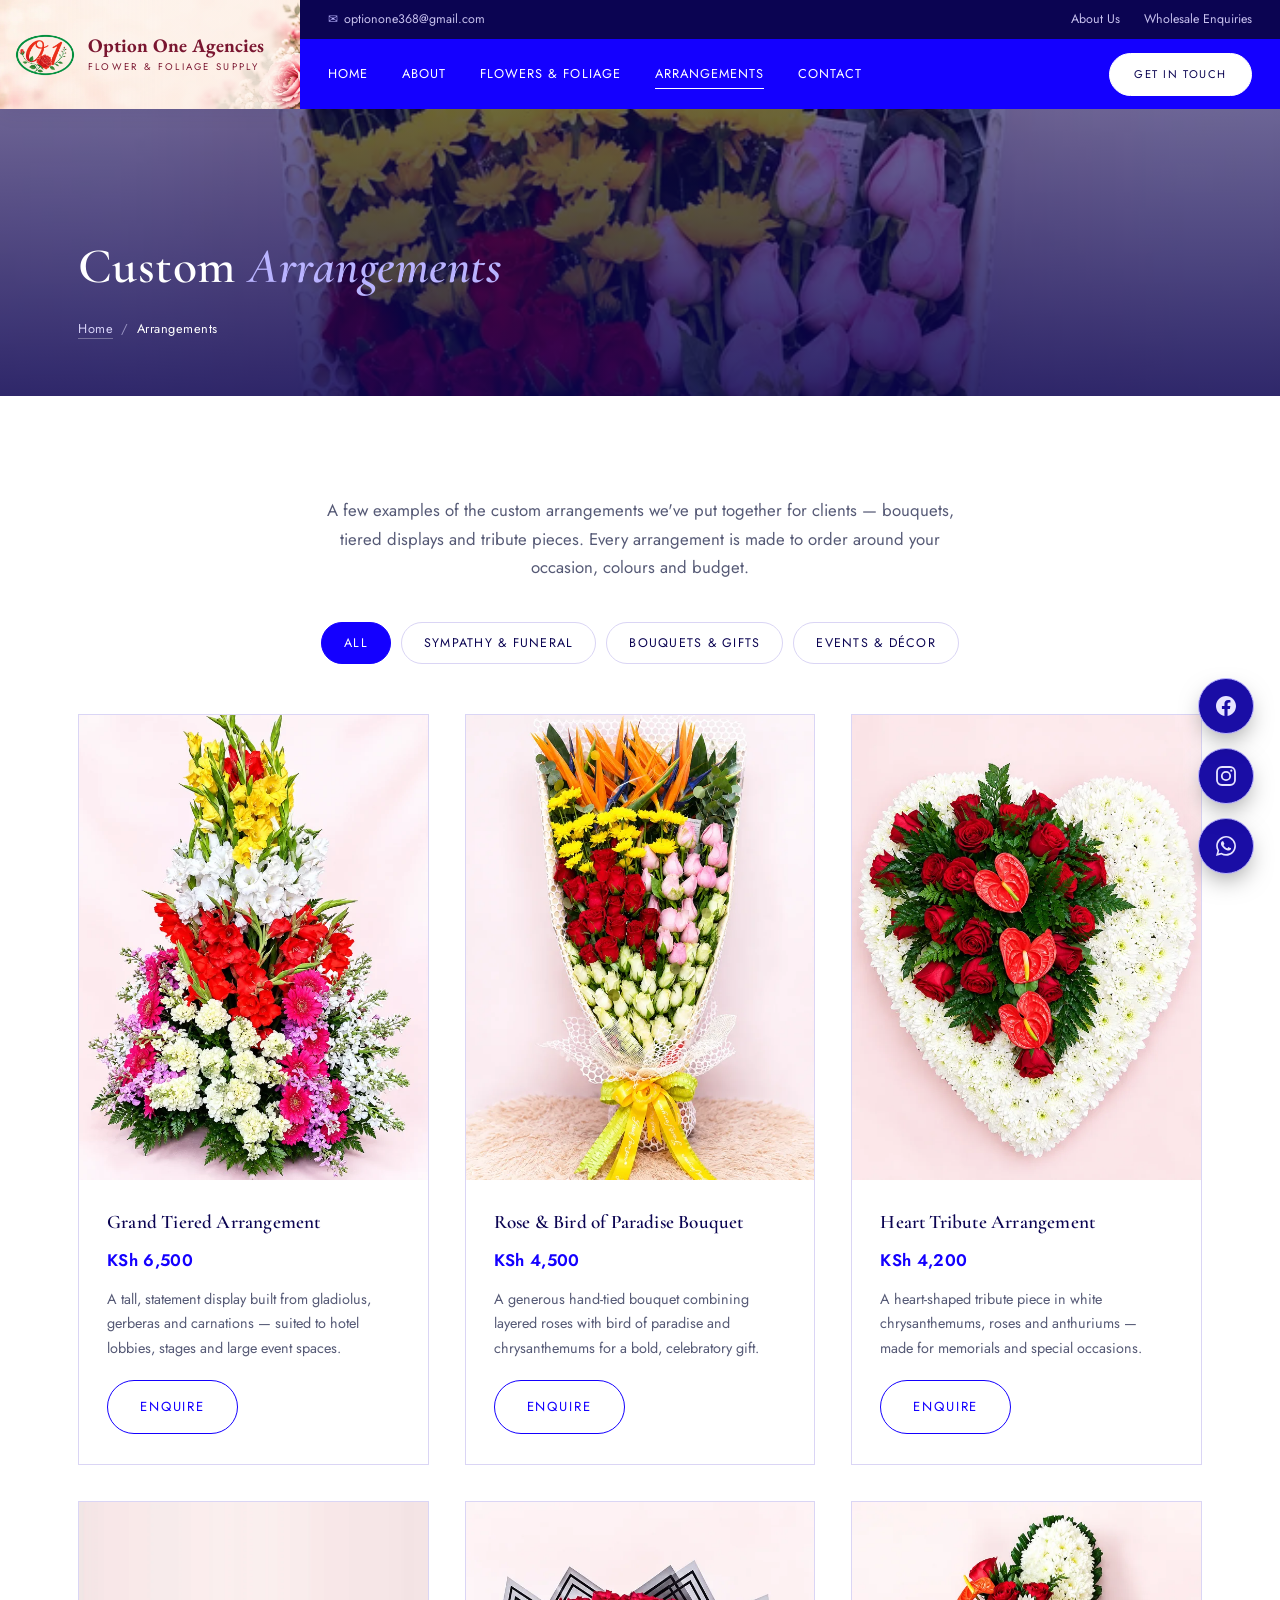
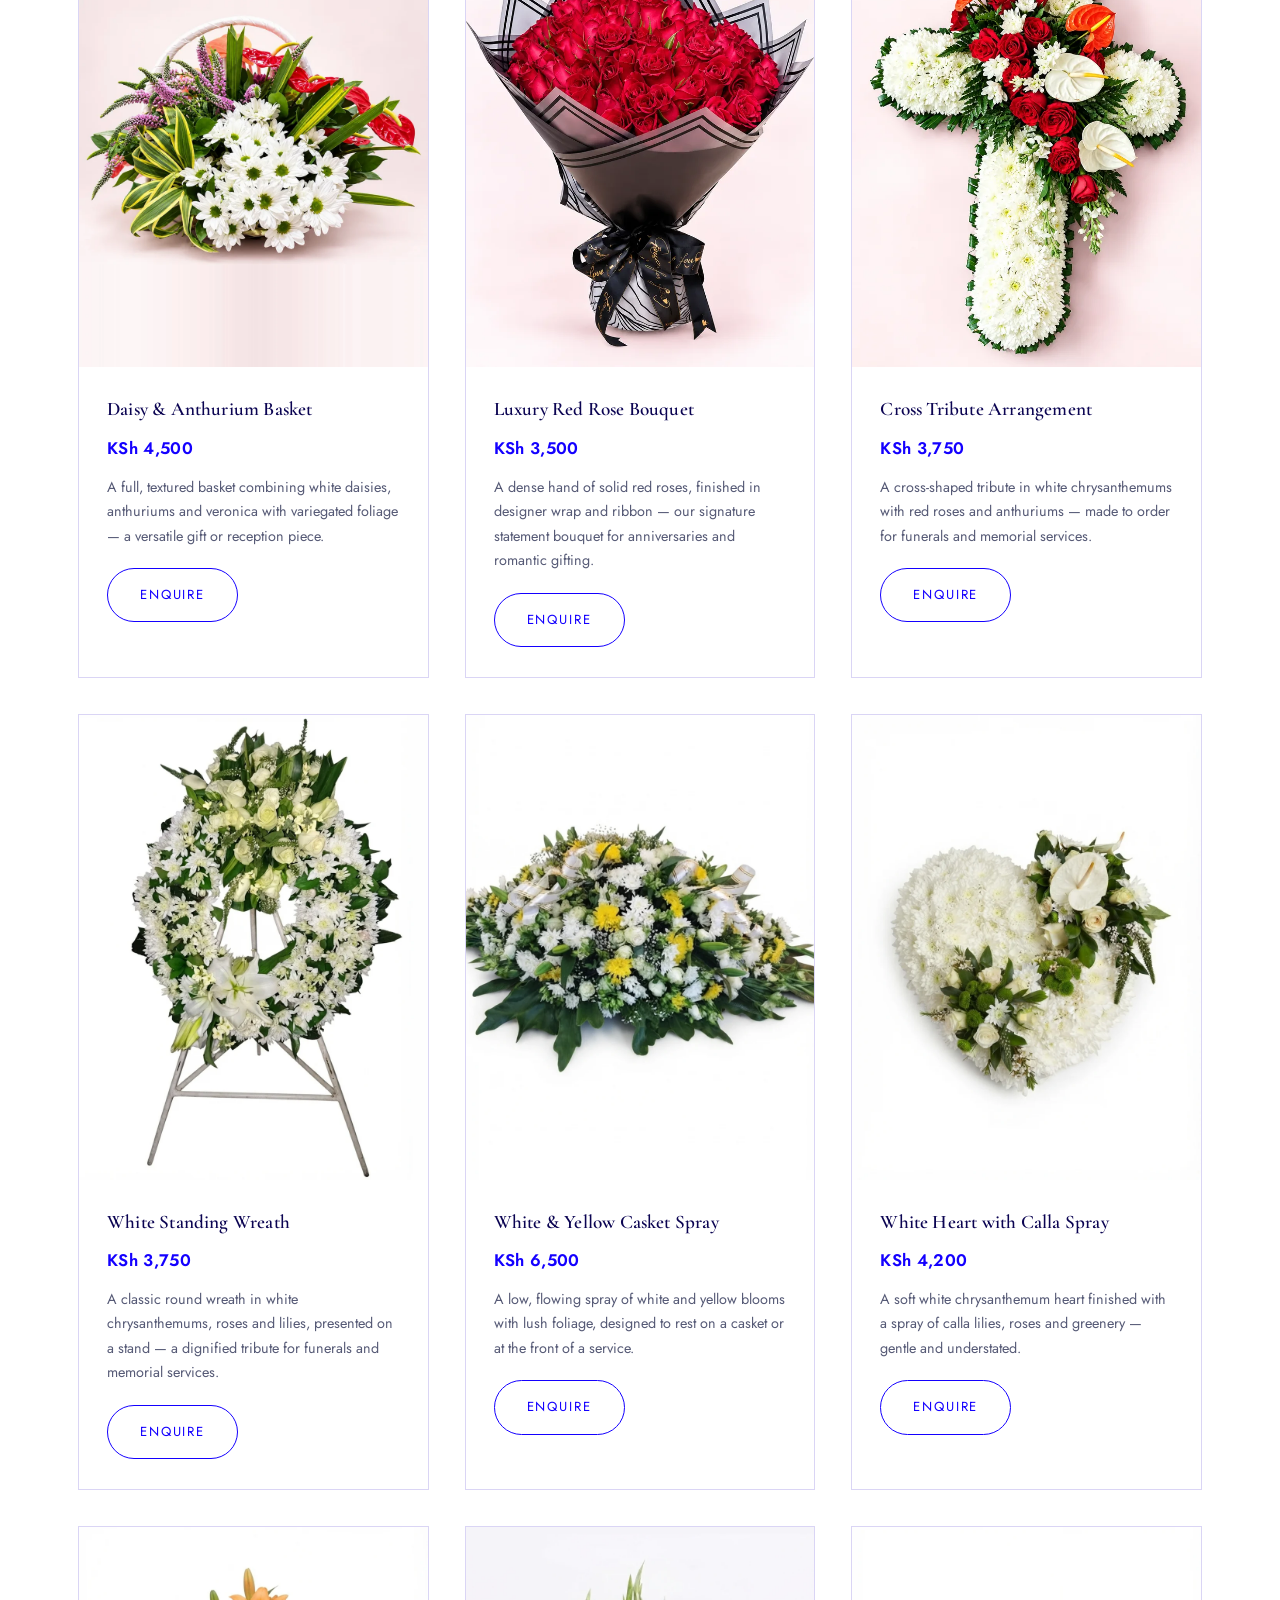
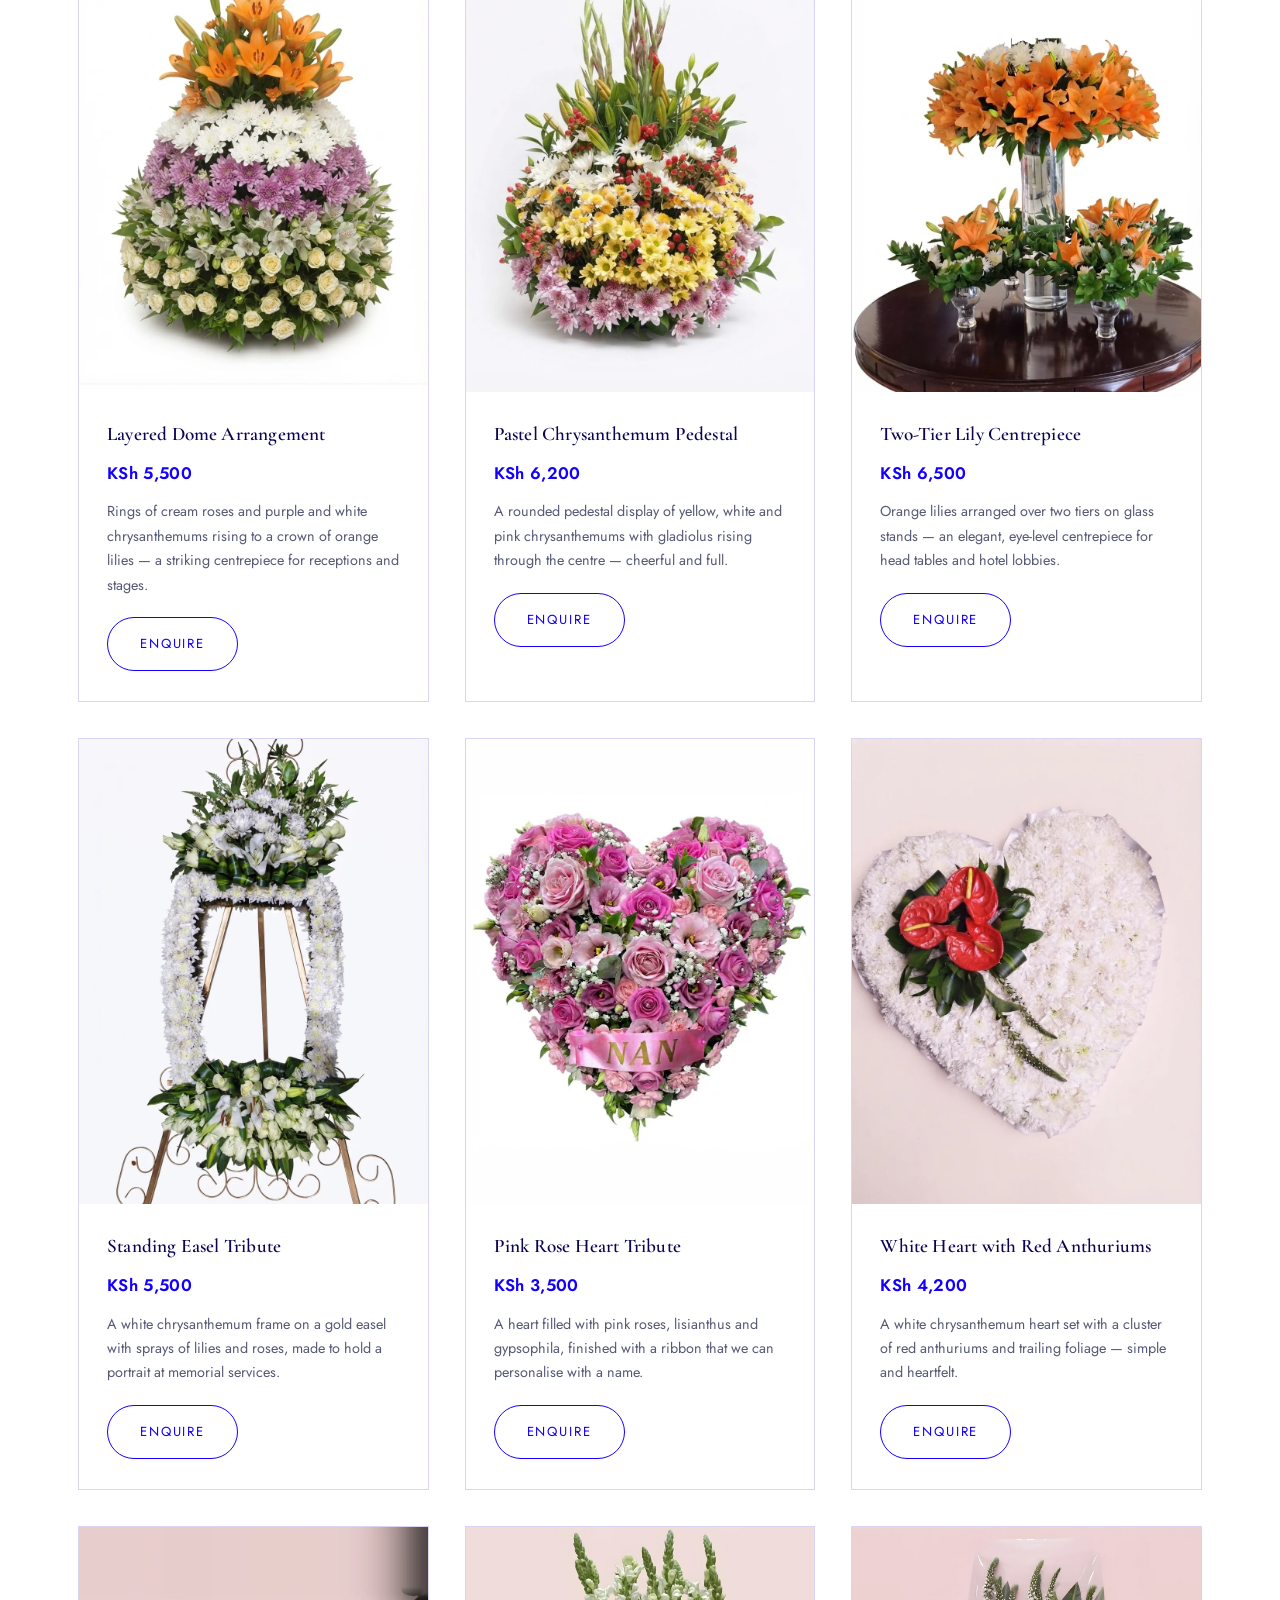
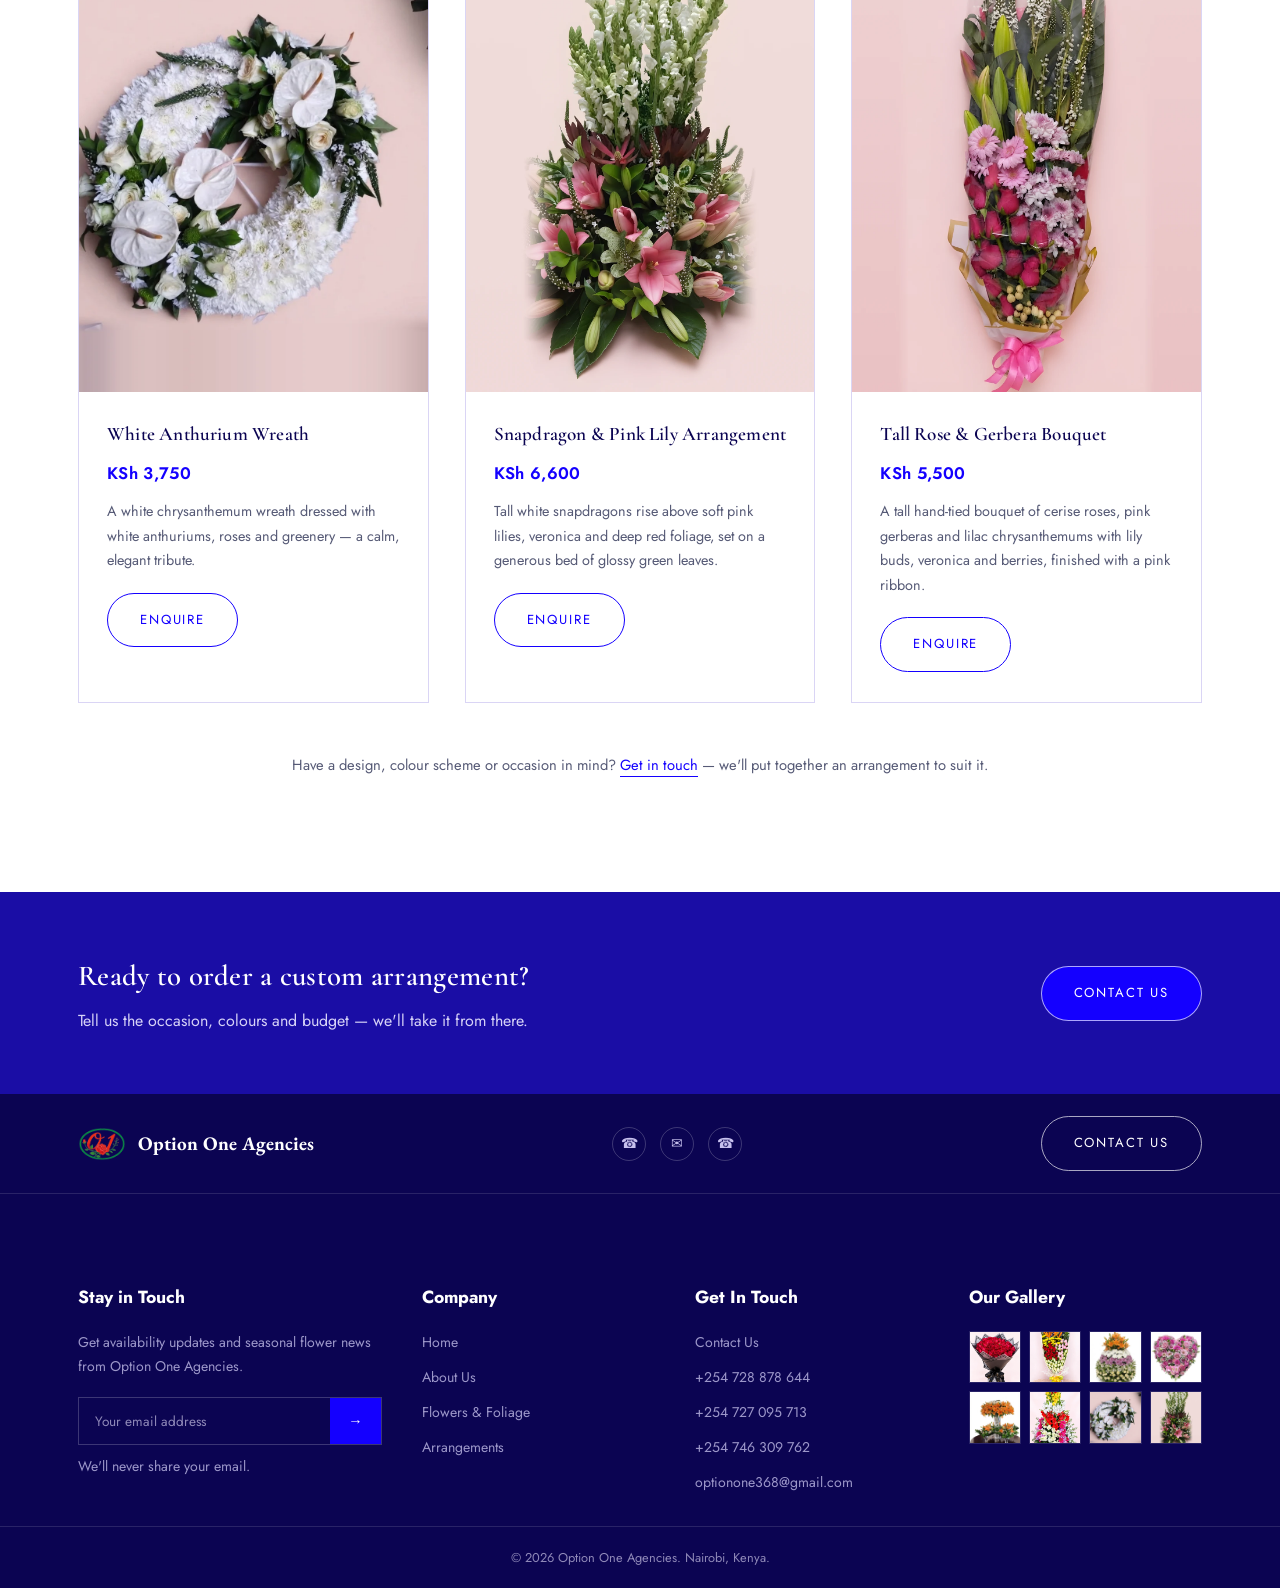
<file: arrangements.html>
<!DOCTYPE html>
<html lang="en">
<head>
<meta charset="UTF-8">
<meta name="viewport" content="width=device-width, initial-scale=1.0">
<!-- Opt out of browsers auto-darkening the page (Chrome/Samsung "dark mode for websites") so logo and brand colours stay true -->
<meta name="color-scheme" content="only light">
<title>Custom Flower Arrangements | Option One Agencies</title>
<meta name="description" content="Browse custom flower arrangement examples from Option One Agencies of Nairobi, Kenya — bouquets, tiered displays and tribute pieces made to order for any occasion.">
<!-- TODO: replace https://optiononeagencies.com everywhere below with your real domain once the site is live -->
<link rel="canonical" href="https://optiononeagencies.com/arrangements">
<meta property="og:type" content="website">
<meta property="og:site_name" content="Option One Agencies">
<meta property="og:title" content="Custom Flower Arrangements | Option One Agencies">
<meta property="og:description" content="Browse custom flower arrangement examples from Option One Agencies of Nairobi, Kenya — bouquets, tiered displays and tribute pieces made to order for any occasion.">
<meta property="og:url" content="https://optiononeagencies.com/arrangements">
<meta property="og:image" content="https://optiononeagencies.com/images/arrangements/Rose%20and%20Bird%20of%20Paradise%20Bouquet.webp">
<meta property="og:locale" content="en_KE">
<meta name="twitter:card" content="summary_large_image">
<meta name="twitter:title" content="Custom Flower Arrangements | Option One Agencies">
<meta name="twitter:description" content="Bouquets, tiered displays and tribute pieces made to order by Option One Agencies, Nairobi.">
<meta name="twitter:image" content="https://optiononeagencies.com/images/arrangements/Rose%20and%20Bird%20of%20Paradise%20Bouquet.webp">
<link rel="icon" href="images/favicon-rose.png?v=f5216e9f">
<link rel="preconnect" href="https://fonts.googleapis.com">
<link rel="preconnect" href="https://fonts.gstatic.com" crossorigin>
<link href="https://fonts.googleapis.com/css2?family=Cormorant+Garamond:ital,wght@0,400;0,500;0,600;1,500&family=EB+Garamond:wght@600;700&family=Jost:wght@300;400;500;600&display=swap" rel="stylesheet">
<link rel="stylesheet" href="css/style.css?v=fbaeb589">
<script type="application/ld+json">
{
  "@context": "https://schema.org",
  "@type": "Florist",
  "name": "Option One Agencies",
  "image": "https://optiononeagencies.com/images/logo-rose.png",
  "url": "https://optiononeagencies.com/arrangements",
  "telephone": "+254728878644",
  "email": "optionone368@gmail.com",
  "address": {
    "@type": "PostalAddress",
    "streetAddress": "Shah Mansion, 1st Floor, Moktar Daddah Street",
    "addressLocality": "Nairobi",
    "postalCode": "00100",
    "addressCountry": "KE"
  },
  "openingHoursSpecification": {
    "@type": "OpeningHoursSpecification",
    "dayOfWeek": ["Monday", "Tuesday", "Wednesday", "Thursday", "Friday", "Saturday"],
    "opens": "06:00",
    "closes": "19:00"
  },
  "foundingDate": "2010",
  "sameAs": ["https://wa.me/254728878644"]
}
</script>
</head>
<body>

<header id="site-header">
  <div class="nav-shell">
    <a class="logo-panel" href="/">
      <img src="images/logo-rose.png?v=13920b40" alt="Option One Agencies logo">
      <span class="brand-text">
        <span class="name">Option One Agencies</span><br>
        <span class="tag">Flower &amp; Foliage Supply</span>
      </span>
    </a>
    <div class="nav-stack">
      <div class="topbar">
        <div class="wrap">
          <div class="topbar-links">
            <a href="mailto:optionone368@gmail.com"><span class="ico">&#9993;</span>optionone368@gmail.com</a>
          </div>
          <div class="topbar-links">
            <a href="/about">About Us</a>
            <a href="/contact">Wholesale Enquiries</a>
          </div>
        </div>
      </div>
      <div class="nav-main">
        <nav class="main-nav">
          <div class="nav-menu-brand">
            <img src="images/logo-rose.png?v=13920b40" alt="Option One Agencies logo">
            <span>
              <span class="name">Option One Agencies</span>
              <span class="tag">Flower &amp; Foliage Supply</span>
            </span>
          </div>
          <ul>
            <li><a href="/"><svg class="nav-icon" viewBox="0 0 24 24" fill="none" stroke="currentColor" stroke-width="1.8" stroke-linecap="round" stroke-linejoin="round" aria-hidden="true"><path d="M4 11.5 12 4l8 7.5"/><path d="M6 10v9h5v-6h2v6h5v-9"/></svg><span>Home</span></a></li>
            <li><a href="/about"><svg class="nav-icon" viewBox="0 0 24 24" fill="none" stroke="currentColor" stroke-width="1.8" stroke-linecap="round" stroke-linejoin="round" aria-hidden="true"><circle cx="12" cy="8" r="3.3"/><path d="M5 20c1.1-4 4-6.2 7-6.2s5.9 2.2 7 6.2"/></svg><span>About</span></a></li>
            <li><a href="/flowers"><svg class="nav-icon" viewBox="0 0 24 24" fill="none" stroke="currentColor" stroke-width="1.7" stroke-linecap="round" stroke-linejoin="round" aria-hidden="true"><path d="M12 3c1.9 1.7 1.9 4.7 0 6.4C10.1 7.7 10.1 4.7 12 3Z"/><path d="M12 21c-1.9-1.7-1.9-4.7 0-6.4 1.9 1.7 1.9 4.7 0 6.4Z"/><path d="M3.4 12c1.7-1.9 4.7-1.9 6.4 0-1.7 1.9-4.7 1.9-6.4 0Z"/><path d="M14.2 12c1.7-1.9 4.7-1.9 6.4 0-1.7 1.9-4.7 1.9-6.4 0Z"/><circle cx="12" cy="12" r="1.5"/></svg><span>Flowers &amp; Foliage</span></a></li>
            <li><a href="/arrangements" class="active"><svg class="nav-icon" viewBox="0 0 24 24" fill="none" stroke="currentColor" stroke-width="1.8" stroke-linecap="round" stroke-linejoin="round" aria-hidden="true"><rect x="3.5" y="9" width="17" height="11" rx="1.5"/><path d="M3.5 9h17M12 9v11"/><path d="M8 9c-1.5 0-2.5-1-2.5-2.3C5.5 5.3 6.7 4 8.2 4 10 4 12 6 12 9"/><path d="M16 9c1.5 0 2.5-1 2.5-2.3C18.5 5.3 17.3 4 15.8 4 14 4 12 6 12 9"/></svg><span>Arrangements</span></a></li>
            <li><a href="/contact"><svg class="nav-icon" viewBox="0 0 24 24" fill="none" stroke="currentColor" stroke-width="1.8" stroke-linecap="round" stroke-linejoin="round" aria-hidden="true"><rect x="3.5" y="5.5" width="17" height="13" rx="2"/><path d="m4.5 6.5 7.5 6 7.5-6"/></svg><span>Contact</span></a></li>
            <li class="nav-mobile-actions">
              <a href="tel:+254728878644" class="btn pill">Call Us</a>
              <a href="/contact" class="btn pill accent-solid">Get In Touch</a>
            </li>
          </ul>
        </nav>
        <div class="nav-actions">
          <a href="/contact" class="btn pill white-solid" style="padding:11px 24px;font-size:.7rem;">Get In Touch</a>
        </div>
        <button class="hamburger" id="menuToggle" aria-label="Toggle menu" aria-expanded="false">
          <span></span><span></span><span></span>
        </button>
      </div>
    </div>
  </div>
</header>

<section class="page-hero" style="background-image:url('images/arrangements/Rose and Bird of Paradise Bouquet.webp?v=561f5ea4');background-position:center 20%;">
  <div class="wrap">
    <h1>Custom <span class="hl">Arrangements</span></h1>
    <div class="crumbs"><a href="/">Home</a><span class="sep">/</span><span class="current">Arrangements</span></div>
  </div>
</section>

<section class="catalogue">
  <div class="wrap">
    <div class="center">
      <p class="lede">A few examples of the custom arrangements we've put together for clients &mdash; bouquets, tiered displays and tribute pieces. Every arrangement is made to order around your occasion, colours and budget.</p>
    </div>

    <div class="occasion-filter" role="group" aria-label="Filter arrangements by occasion">
      <button type="button" class="active" data-filter="all" aria-pressed="true">All</button>
      <button type="button" data-filter="sympathy" aria-pressed="false">Sympathy &amp; Funeral</button>
      <button type="button" data-filter="gifts" aria-pressed="false">Bouquets &amp; Gifts</button>
      <button type="button" data-filter="events" aria-pressed="false">Events &amp; D&eacute;cor</button>
    </div>

    <div class="arrangement-grid">
      <div class="arrangement-card" data-occasion="events">
        <div class="photo"><img src="images/arrangements/Grand Tiered Arrangement.webp?v=551a1f94" alt="Grand tiered arrangement with red, yellow and white gladiolus, gerberas and carnations" loading="lazy"></div>
        <div class="info">
          <h3>Grand Tiered Arrangement</h3>
          <p class="price">KSh 6,500</p>
          <p>A tall, statement display built from gladiolus, gerberas and carnations &mdash; suited to hotel lobbies, stages and large event spaces.</p>
          <a href="https://wa.me/254728878644?text=Hi%20Option%20One%2C%20I%27d%20like%20to%20enquire%20about%20the%20Grand%20Tiered%20Arrangement." class="btn pill accent" target="_blank" rel="noopener">Enquire</a>
        </div>
      </div>
      <div class="arrangement-card" data-occasion="gifts">
        <div class="photo"><img src="images/arrangements/Rose and Bird of Paradise Bouquet.webp?v=561f5ea4" alt="Large wrapped bouquet with red, pink and white roses and bird of paradise" loading="lazy"></div>
        <div class="info">
          <h3>Rose &amp; Bird of Paradise Bouquet</h3>
          <p class="price">KSh 4,500</p>
          <p>A generous hand-tied bouquet combining layered roses with bird of paradise and chrysanthemums for a bold, celebratory gift.</p>
          <a href="https://wa.me/254728878644?text=Hi%20Option%20One%2C%20I%27d%20like%20to%20enquire%20about%20the%20Rose%20%26%20Bird%20of%20Paradise%20Bouquet." class="btn pill accent" target="_blank" rel="noopener">Enquire</a>
        </div>
      </div>
      <div class="arrangement-card" data-occasion="sympathy">
        <div class="photo"><img src="images/arrangements/Heart Tribute Arrangement.webp?v=ffe61dca" alt="Heart-shaped tribute arrangement with white chrysanthemums, red roses and anthuriums" loading="lazy"></div>
        <div class="info">
          <h3>Heart Tribute Arrangement</h3>
          <p class="price">KSh 4,200</p>
          <p>A heart-shaped tribute piece in white chrysanthemums, roses and anthuriums &mdash; made for memorials and special occasions.</p>
          <a href="https://wa.me/254728878644?text=Hi%20Option%20One%2C%20I%27d%20like%20to%20enquire%20about%20the%20Heart%20Tribute%20Arrangement." class="btn pill accent" target="_blank" rel="noopener">Enquire</a>
        </div>
      </div>
      <div class="arrangement-card" data-occasion="gifts events">
        <div class="photo"><img src="images/arrangements/Daisy and Anthurium Basket.webp?v=315ce618" alt="Basket arrangement with white daisies, anthuriums, veronica and variegated foliage" loading="lazy"></div>
        <div class="info">
          <h3>Daisy &amp; Anthurium Basket</h3>
          <p class="price">KSh 4,500</p>
          <p>A full, textured basket combining white daisies, anthuriums and veronica with variegated foliage &mdash; a versatile gift or reception piece.</p>
          <a href="https://wa.me/254728878644?text=Hi%20Option%20One%2C%20I%27d%20like%20to%20enquire%20about%20the%20Daisy%20%26%20Anthurium%20Basket." class="btn pill accent" target="_blank" rel="noopener">Enquire</a>
        </div>
      </div>
      <div class="arrangement-card" data-occasion="gifts">
        <div class="photo"><img src="images/arrangements/Luxury Red Rose Bouquet.webp?v=11abc4a6" alt="Large bouquet of solid red roses wrapped in designer black and white paper with a black ribbon" loading="lazy"></div>
        <div class="info">
          <h3>Luxury Red Rose Bouquet</h3>
          <p class="price">KSh 3,500</p>
          <p>A dense hand of solid red roses, finished in designer wrap and ribbon &mdash; our signature statement bouquet for anniversaries and romantic gifting.</p>
          <a href="https://wa.me/254728878644?text=Hi%20Option%20One%2C%20I%27d%20like%20to%20enquire%20about%20the%20Luxury%20Red%20Rose%20Bouquet." class="btn pill accent" target="_blank" rel="noopener">Enquire</a>
        </div>
      </div>
      <div class="arrangement-card" data-occasion="sympathy">
        <div class="photo"><img src="images/arrangements/Cross Tribute Arrangement.webp?v=601cc02d" alt="Cross-shaped tribute arrangement with white chrysanthemums, red roses and orange and white anthuriums" loading="lazy"></div>
        <div class="info">
          <h3>Cross Tribute Arrangement</h3>
          <p class="price">KSh 3,750</p>
          <p>A cross-shaped tribute in white chrysanthemums with red roses and anthuriums &mdash; made to order for funerals and memorial services.</p>
          <a href="https://wa.me/254728878644?text=Hi%20Option%20One%2C%20I%27d%20like%20to%20enquire%20about%20the%20Cross%20Tribute%20Arrangement." class="btn pill accent" target="_blank" rel="noopener">Enquire</a>
        </div>
      </div>
      <div class="arrangement-card" data-occasion="sympathy">
        <div class="photo"><img src="images/arrangements/White Standing Wreath.webp?v=75b27a3c" alt="Standing wreath of white chrysanthemums, roses and lilies with green foliage on a metal stand" loading="lazy"></div>
        <div class="info">
          <h3>White Standing Wreath</h3>
          <p class="price">KSh 3,750</p>
          <p>A classic round wreath in white chrysanthemums, roses and lilies, presented on a stand &mdash; a dignified tribute for funerals and memorial services.</p>
          <a href="https://wa.me/254728878644?text=Hi%20Option%20One%2C%20I%27d%20like%20to%20enquire%20about%20the%20White%20Standing%20Wreath." class="btn pill accent" target="_blank" rel="noopener">Enquire</a>
        </div>
      </div>
      <div class="arrangement-card" data-occasion="sympathy">
        <div class="photo"><img src="images/arrangements/White and Yellow Casket Spray.webp?v=caf58de2" alt="Low casket spray of white and yellow chrysanthemums, roses and lilies with foliage" loading="lazy"></div>
        <div class="info">
          <h3>White &amp; Yellow Casket Spray</h3>
          <p class="price">KSh 6,500</p>
          <p>A low, flowing spray of white and yellow blooms with lush foliage, designed to rest on a casket or at the front of a service.</p>
          <a href="https://wa.me/254728878644?text=Hi%20Option%20One%2C%20I%27d%20like%20to%20enquire%20about%20the%20White%20%26%20Yellow%20Casket%20Spray." class="btn pill accent" target="_blank" rel="noopener">Enquire</a>
        </div>
      </div>
      <div class="arrangement-card" data-occasion="sympathy">
        <div class="photo"><img src="images/arrangements/White Heart with Calla Spray.webp?v=7e88bfdd" alt="White chrysanthemum heart with a spray of white calla lilies, roses and greenery" loading="lazy"></div>
        <div class="info">
          <h3>White Heart with Calla Spray</h3>
          <p class="price">KSh 4,200</p>
          <p>A soft white chrysanthemum heart finished with a spray of calla lilies, roses and greenery &mdash; gentle and understated.</p>
          <a href="https://wa.me/254728878644?text=Hi%20Option%20One%2C%20I%27d%20like%20to%20enquire%20about%20the%20White%20Heart%20with%20Calla%20Spray." class="btn pill accent" target="_blank" rel="noopener">Enquire</a>
        </div>
      </div>
      <div class="arrangement-card" data-occasion="events">
        <div class="photo"><img src="images/arrangements/Layered Dome Arrangement.webp?v=a848e5ac" alt="Dome arrangement in layers of cream roses, purple and white chrysanthemums topped with orange lilies" loading="lazy"></div>
        <div class="info">
          <h3>Layered Dome Arrangement</h3>
          <p class="price">KSh 5,500</p>
          <p>Rings of cream roses and purple and white chrysanthemums rising to a crown of orange lilies &mdash; a striking centrepiece for receptions and stages.</p>
          <a href="https://wa.me/254728878644?text=Hi%20Option%20One%2C%20I%27d%20like%20to%20enquire%20about%20the%20Layered%20Dome%20Arrangement." class="btn pill accent" target="_blank" rel="noopener">Enquire</a>
        </div>
      </div>
      <div class="arrangement-card" data-occasion="events">
        <div class="photo"><img src="images/arrangements/Pastel Chrysanthemum Pedestal.webp?v=56d5d472" alt="Pedestal arrangement of yellow, white and pink chrysanthemums with gladiolus and red accents" loading="lazy"></div>
        <div class="info">
          <h3>Pastel Chrysanthemum Pedestal</h3>
          <p class="price">KSh 6,200</p>
          <p>A rounded pedestal display of yellow, white and pink chrysanthemums with gladiolus rising through the centre &mdash; cheerful and full.</p>
          <a href="https://wa.me/254728878644?text=Hi%20Option%20One%2C%20I%27d%20like%20to%20enquire%20about%20the%20Pastel%20Chrysanthemum%20Pedestal." class="btn pill accent" target="_blank" rel="noopener">Enquire</a>
        </div>
      </div>
      <div class="arrangement-card" data-occasion="events">
        <div class="photo"><img src="images/arrangements/Two-Tier Lily Centrepiece.webp?v=642da3c2" alt="Two-tier centrepiece of orange lilies and white flowers on glass stands" loading="lazy"></div>
        <div class="info">
          <h3>Two-Tier Lily Centrepiece</h3>
          <p class="price">KSh 6,500</p>
          <p>Orange lilies arranged over two tiers on glass stands &mdash; an elegant, eye-level centrepiece for head tables and hotel lobbies.</p>
          <a href="https://wa.me/254728878644?text=Hi%20Option%20One%2C%20I%27d%20like%20to%20enquire%20about%20the%20Two-Tier%20Lily%20Centrepiece." class="btn pill accent" target="_blank" rel="noopener">Enquire</a>
        </div>
      </div>
      <div class="arrangement-card" data-occasion="sympathy">
        <div class="photo"><img src="images/arrangements/Standing Easel Tribute.webp?v=8ffd0ab6" alt="Standing easel tribute framed in white chrysanthemums with white lily and rose sprays" loading="lazy"></div>
        <div class="info">
          <h3>Standing Easel Tribute</h3>
          <p class="price">KSh 5,500</p>
          <p>A white chrysanthemum frame on a gold easel with sprays of lilies and roses, made to hold a portrait at memorial services.</p>
          <a href="https://wa.me/254728878644?text=Hi%20Option%20One%2C%20I%27d%20like%20to%20enquire%20about%20the%20Standing%20Easel%20Tribute." class="btn pill accent" target="_blank" rel="noopener">Enquire</a>
        </div>
      </div>
      <div class="arrangement-card" data-occasion="sympathy">
        <div class="photo"><img src="images/arrangements/Pink Rose Heart Tribute.webp?v=14069daf" alt="Heart-shaped tribute of pink roses, lisianthus and gypsophila with a personalised ribbon" loading="lazy"></div>
        <div class="info">
          <h3>Pink Rose Heart Tribute</h3>
          <p class="price">KSh 3,500</p>
          <p>A heart filled with pink roses, lisianthus and gypsophila, finished with a ribbon that we can personalise with a name.</p>
          <a href="https://wa.me/254728878644?text=Hi%20Option%20One%2C%20I%27d%20like%20to%20enquire%20about%20the%20Pink%20Rose%20Heart%20Tribute." class="btn pill accent" target="_blank" rel="noopener">Enquire</a>
        </div>
      </div>
      <div class="arrangement-card" data-occasion="sympathy">
        <div class="photo"><img src="images/arrangements/White Heart with Red Anthuriums.webp?v=1b0bc86a" alt="White chrysanthemum heart with a cluster of red anthuriums and foliage" loading="lazy"></div>
        <div class="info">
          <h3>White Heart with Red Anthuriums</h3>
          <p class="price">KSh 4,200</p>
          <p>A white chrysanthemum heart set with a cluster of red anthuriums and trailing foliage &mdash; simple and heartfelt.</p>
          <a href="https://wa.me/254728878644?text=Hi%20Option%20One%2C%20I%27d%20like%20to%20enquire%20about%20the%20White%20Heart%20with%20Red%20Anthuriums." class="btn pill accent" target="_blank" rel="noopener">Enquire</a>
        </div>
      </div>
      <div class="arrangement-card" data-occasion="sympathy">
        <div class="photo"><img src="images/arrangements/White Anthurium Wreath.webp?v=a15b33e1" alt="Round wreath of white chrysanthemums with white anthuriums, roses and greenery" loading="lazy"></div>
        <div class="info">
          <h3>White Anthurium Wreath</h3>
          <p class="price">KSh 3,750</p>
          <p>A white chrysanthemum wreath dressed with white anthuriums, roses and greenery &mdash; a calm, elegant tribute.</p>
          <a href="https://wa.me/254728878644?text=Hi%20Option%20One%2C%20I%27d%20like%20to%20enquire%20about%20the%20White%20Anthurium%20Wreath." class="btn pill accent" target="_blank" rel="noopener">Enquire</a>
        </div>
      </div>
      <div class="arrangement-card" data-occasion="events">
        <div class="photo"><img src="images/arrangements/Snapdragon and Pink Lily Arrangement.webp?v=db22ea9e" alt="Tall arrangement of white snapdragons above pink lilies, veronica and deep red foliage on a bed of green leaves" loading="lazy"></div>
        <div class="info">
          <h3>Snapdragon &amp; Pink Lily Arrangement</h3>
          <p class="price">KSh 6,600</p>
          <p>Tall white snapdragons rise above soft pink lilies, veronica and deep red foliage, set on a generous bed of glossy green leaves.</p>
          <a href="https://wa.me/254728878644?text=Hi%20Option%20One%2C%20I%27d%20like%20to%20enquire%20about%20the%20Snapdragon%20%26%20Pink%20Lily%20Arrangement." class="btn pill accent" target="_blank" rel="noopener">Enquire</a>
        </div>
      </div>
      <div class="arrangement-card" data-occasion="gifts">
        <div class="photo"><img src="images/arrangements/Tall Rose and Gerbera Bouquet.webp?v=63583760" alt="Tall wrapped bouquet of cerise roses, pink gerberas, lilac chrysanthemums, lily buds and veronica tied with a pink ribbon" loading="lazy"></div>
        <div class="info">
          <h3>Tall Rose &amp; Gerbera Bouquet</h3>
          <p class="price">KSh 5,500</p>
          <p>A tall hand-tied bouquet of cerise roses, pink gerberas and lilac chrysanthemums with lily buds, veronica and berries, finished with a pink ribbon.</p>
          <a href="https://wa.me/254728878644?text=Hi%20Option%20One%2C%20I%27d%20like%20to%20enquire%20about%20the%20Tall%20Rose%20%26%20Gerbera%20Bouquet." class="btn pill accent" target="_blank" rel="noopener">Enquire</a>
        </div>
      </div>
    </div>

    <p class="cat-note">Have a design, colour scheme or occasion in mind? <a href="/contact" style="color:var(--accent);border-bottom:1px solid var(--accent);">Get in touch</a> &mdash; we'll put together an arrangement to suit it.</p>
  </div>
</section>

<div class="cta-band">
  <div class="wrap">
    <div>
      <h2>Ready to order a custom arrangement?</h2>
      <p>Tell us the occasion, colours and budget &mdash; we'll take it from there.</p>
    </div>
    <a href="/contact" class="btn pill on-dark accent-solid">Contact Us</a>
  </div>
</div>

<footer>
  <div class="footer-cta-bar">
    <div class="wrap">
      <a class="brand" href="/" style="display:flex;align-items:center;gap:12px;">
        <img src="images/logo-rose.png?v=13920b40" alt="Option One Agencies" style="height:34px;">
        <span class="brand-text"><span class="name">Option One Agencies</span></span>
      </a>
      <div class="footer-social">
        <a href="https://wa.me/254728878644" target="_blank" rel="noopener" aria-label="WhatsApp">&#9742;</a>
        <a href="mailto:optionone368@gmail.com" aria-label="Email">&#9993;</a>
        <a href="tel:+254728878644" aria-label="Call">&#9742;</a>
      </div>
      <a href="/contact" class="btn pill on-dark">Contact Us</a>
    </div>
  </div>
  <div class="footer-main">
    <div class="wrap footer-grid">
      <div>
        <h5 class="footer-title">Stay in Touch</h5>
        <p>Get availability updates and seasonal flower news from Option One Agencies.</p>
        <form class="newsletter-form" id="newsletterForm">
          <input type="email" placeholder="Your email address" required>
          <button type="submit" aria-label="Subscribe">&rarr;</button>
        </form>
        <p class="newsletter-note" id="newsletterNote">We'll never share your email.</p>
      </div>
      <div>
        <h5 class="footer-title">Company</h5>
        <ul class="footer-links-list">
          <li><a href="/">Home</a></li>
          <li><a href="/about">About Us</a></li>
          <li><a href="/flowers">Flowers &amp; Foliage</a></li>
          <li><a href="/arrangements">Arrangements</a></li>
        </ul>
      </div>
      <div>
        <h5 class="footer-title">Get In Touch</h5>
        <ul class="footer-links-list">
          <li><a href="/contact">Contact Us</a></li>
          <li><a href="tel:+254728878644">+254 728 878 644</a></li>
          <li><a href="tel:+254727095713">+254 727 095 713</a></li>
          <li><a href="tel:+254746309762">+254 746 309 762</a></li>
          <li><a href="mailto:optionone368@gmail.com">optionone368@gmail.com</a></li>
        </ul>
      </div>
      <div>
        <h5 class="footer-title">Our Gallery</h5>
        <div class="footer-gallery">
          <a href="/arrangements"><img src="images/arrangements/Luxury%20Red%20Rose%20Bouquet.webp?v=11abc4a6" alt="Luxury Red Rose Bouquet" loading="lazy"></a>
          <a href="/arrangements"><img src="images/arrangements/Rose%20and%20Bird%20of%20Paradise%20Bouquet.webp?v=561f5ea4" alt="Rose and Bird of Paradise Bouquet" loading="lazy"></a>
          <a href="/arrangements"><img src="images/arrangements/Layered%20Dome%20Arrangement.webp?v=a848e5ac" alt="Layered Dome Arrangement" loading="lazy"></a>
          <a href="/arrangements"><img src="images/arrangements/Pink%20Rose%20Heart%20Tribute.webp?v=14069daf" alt="Pink Rose Heart Tribute" loading="lazy"></a>
          <a href="/arrangements"><img src="images/arrangements/Two-Tier%20Lily%20Centrepiece.webp?v=642da3c2" alt="Two-Tier Lily Centrepiece" loading="lazy"></a>
          <a href="/arrangements"><img src="images/arrangements/Grand%20Tiered%20Arrangement.webp?v=551a1f94" alt="Grand Tiered Arrangement" loading="lazy"></a>
          <a href="/arrangements"><img src="images/arrangements/White%20Anthurium%20Wreath.webp?v=a15b33e1" alt="White Anthurium Wreath" loading="lazy"></a>
          <a href="/arrangements"><img src="images/arrangements/Snapdragon%20and%20Pink%20Lily%20Arrangement.webp?v=db22ea9e" alt="Snapdragon &amp; Pink Lily Arrangement" loading="lazy"></a>
        </div>
      </div>
    </div>
  </div>
  <div class="footer-bottom">
    <div class="wrap">&copy; <span id="year"></span> Option One Agencies. Nairobi, Kenya.</div>
  </div>
</footer>

<button class="back-to-top" id="backToTop" aria-label="Back to top">&#8593;</button>
<a class="social-float wa-float" href="https://wa.me/254728878644" target="_blank" rel="noopener" aria-label="Chat on WhatsApp">
  <svg viewBox="0 0 24 24"><path d="M12.04 2c-5.46 0-9.9 4.44-9.9 9.9 0 1.75.46 3.45 1.32 4.95L2 22l5.29-1.39a9.87 9.87 0 0 0 4.75 1.21h.01c5.46 0 9.9-4.44 9.9-9.9s-4.44-9.92-9.91-9.92zm0 18.1a8.2 8.2 0 0 1-4.18-1.15l-.3-.18-3.14.82.84-3.06-.2-.32a8.22 8.22 0 1 1 6.98 3.89zm4.51-6.16c-.25-.12-1.47-.72-1.7-.81-.23-.08-.39-.12-.56.12-.17.25-.64.81-.78.97-.14.17-.29.19-.53.06-.25-.12-1.05-.39-2-1.23-.74-.66-1.24-1.47-1.39-1.72-.14-.25-.02-.38.11-.51.11-.11.25-.29.37-.43.12-.14.16-.25.25-.41.08-.17.04-.31-.02-.43-.06-.12-.56-1.35-.77-1.85-.2-.48-.41-.42-.56-.43h-.48c-.17 0-.43.06-.66.31-.23.25-.86.84-.86 2.05 0 1.21.88 2.38 1 2.54.12.17 1.74 2.66 4.22 3.73.59.25 1.05.4 1.41.51.59.19 1.13.16 1.55.1.47-.07 1.47-.6 1.68-1.18.21-.58.21-1.08.15-1.18-.06-.1-.23-.17-.48-.29z"/></svg>
</a>
<a class="social-float ig-float" href="https://www.instagram.com/optiononeflowers_kenya?utm_source=qr&amp;igsi=MXg0amZraXpzMjJlNA==" target="_blank" rel="noopener" aria-label="Follow us on Instagram">
  <svg viewBox="0 0 24 24"><rect x="3" y="3" width="18" height="18" rx="5" ry="5"/><circle cx="12" cy="12" r="4.2"/><circle class="dot" cx="17.3" cy="6.7" r="1.1"/></svg>
</a>
<a class="social-float fb-float" href="https://www.facebook.com/share/1ErnmdVG4x/" target="_blank" rel="noopener" aria-label="Follow us on Facebook">
  <svg viewBox="0 0 24 24"><path d="M22 12.06C22 6.51 17.52 2 12 2S2 6.51 2 12.06c0 5.02 3.66 9.18 8.44 9.94v-7.03H7.9v-2.91h2.54V9.85c0-2.51 1.49-3.9 3.77-3.9 1.09 0 2.24.2 2.24.2v2.46h-1.26c-1.24 0-1.63.77-1.63 1.56v1.87h2.78l-.44 2.91h-2.34V22c4.78-.76 8.44-4.92 8.44-9.94Z"/></svg>
</a>

<script src="js/main.js?v=c5d3db8b"></script>
</body>
</html>
</file>
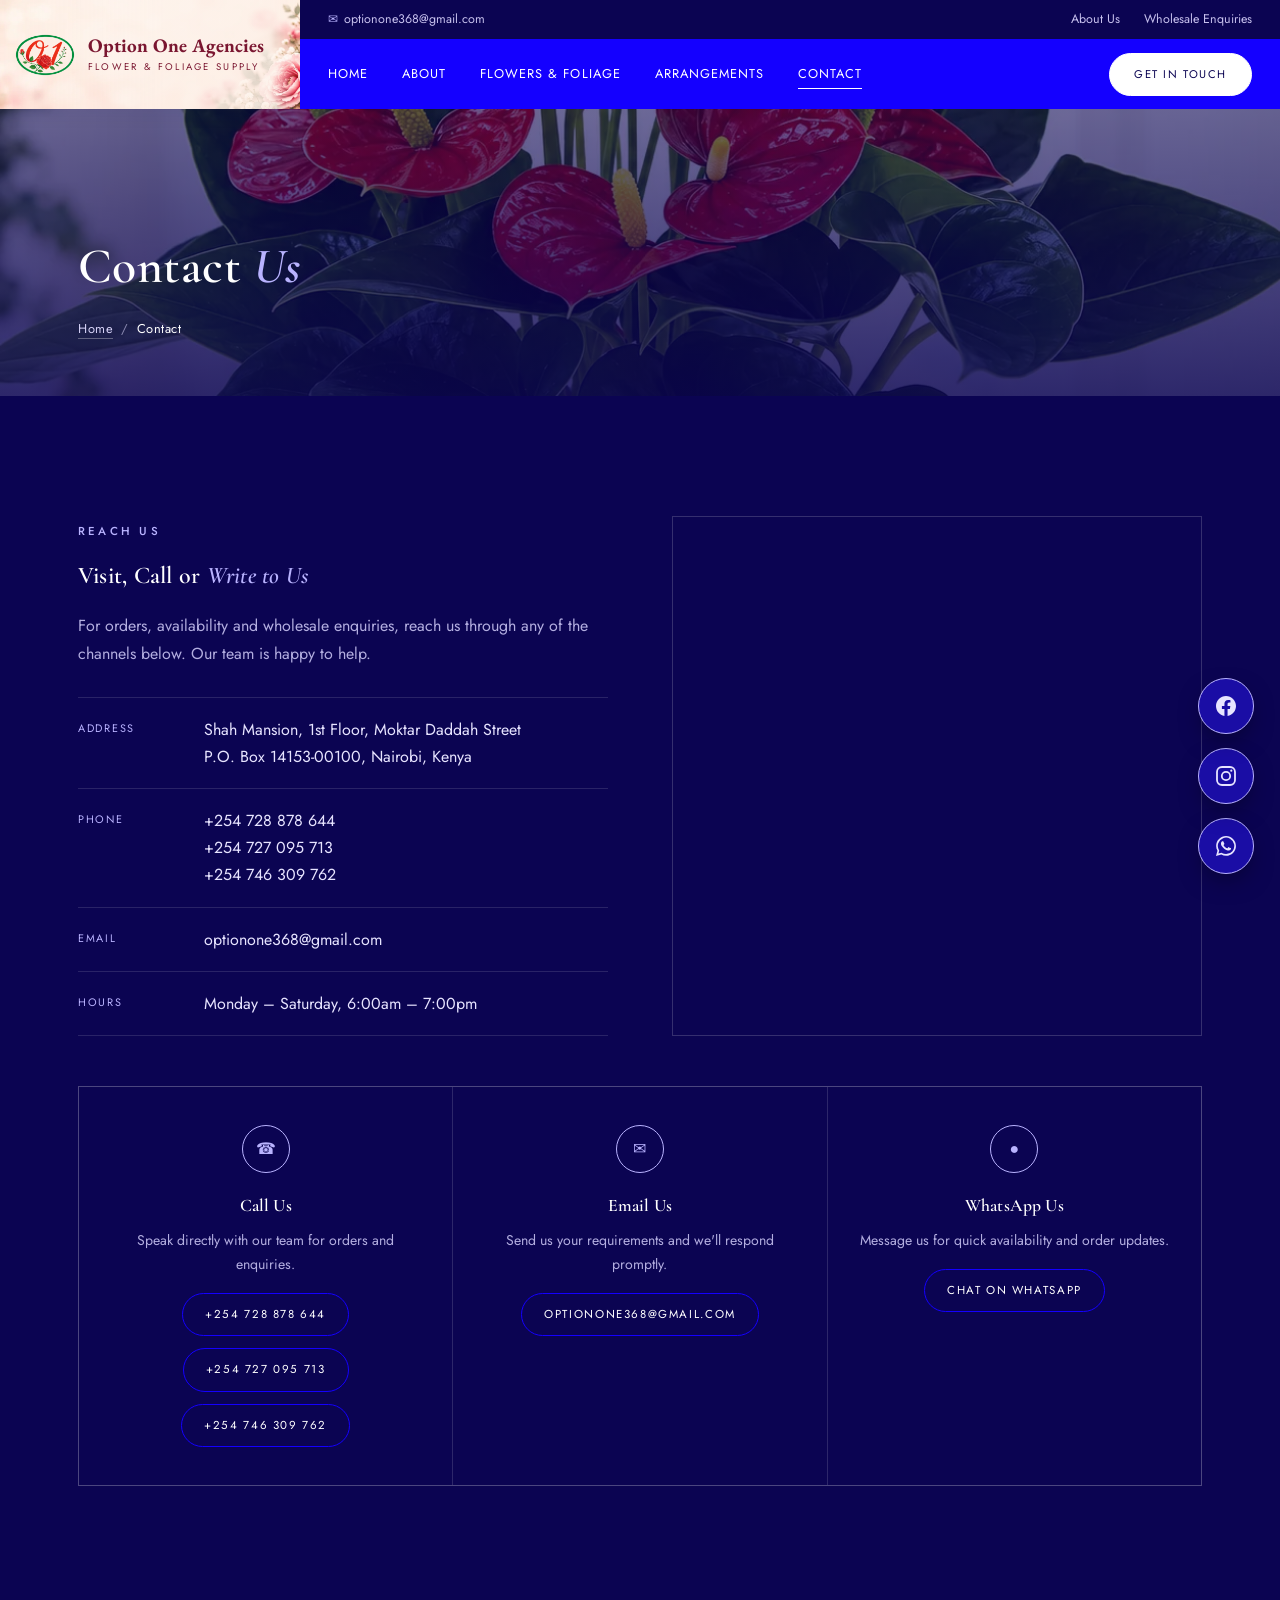
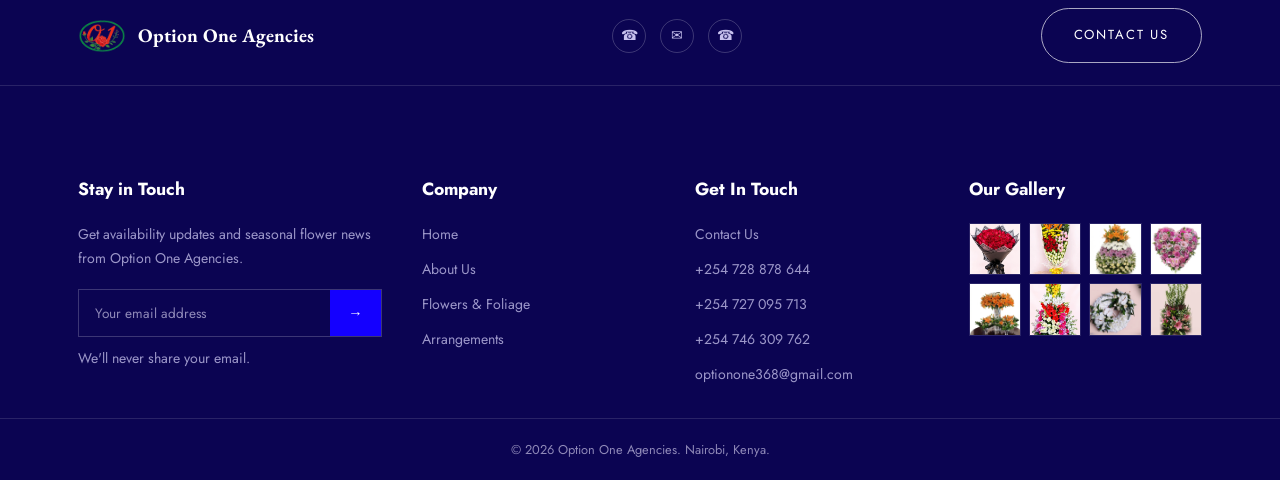
<file: contact.html>
<!DOCTYPE html>
<html lang="en">
<head>
<meta charset="UTF-8">
<meta name="viewport" content="width=device-width, initial-scale=1.0">
<!-- Opt out of browsers auto-darkening the page (Chrome/Samsung "dark mode for websites") so logo and brand colours stay true -->
<meta name="color-scheme" content="only light">
<title>Contact Us | Option One Agencies</title>
<meta name="description" content="Get in touch with Option One Agencies, Nairobi — Shah Mansion, Moktar Daddah Street. Call, WhatsApp or email us for orders and wholesale enquiries.">
<!-- TODO: replace https://optiononeagencies.com everywhere below with your real domain once the site is live -->
<link rel="canonical" href="https://optiononeagencies.com/contact">
<meta property="og:type" content="website">
<meta property="og:site_name" content="Option One Agencies">
<meta property="og:title" content="Contact Us | Option One Agencies">
<meta property="og:description" content="Get in touch with Option One Agencies, Nairobi — Shah Mansion, Moktar Daddah Street. Call, WhatsApp or email us for orders and wholesale enquiries.">
<meta property="og:url" content="https://optiononeagencies.com/contact">
<meta property="og:image" content="https://optiononeagencies.com/images/srmist102-bouquet-2212337_1920.jpg">
<meta property="og:locale" content="en_KE">
<meta name="twitter:card" content="summary_large_image">
<meta name="twitter:title" content="Contact Us | Option One Agencies">
<meta name="twitter:description" content="Call, WhatsApp or email Option One Agencies in Nairobi for orders and wholesale enquiries.">
<meta name="twitter:image" content="https://optiononeagencies.com/images/srmist102-bouquet-2212337_1920.jpg">
<link rel="icon" href="images/favicon-rose.png?v=f5216e9f">
<link rel="preconnect" href="https://fonts.googleapis.com">
<link rel="preconnect" href="https://fonts.gstatic.com" crossorigin>
<link href="https://fonts.googleapis.com/css2?family=Cormorant+Garamond:ital,wght@0,400;0,500;0,600;1,500&family=EB+Garamond:wght@600;700&family=Jost:wght@300;400;500;600&display=swap" rel="stylesheet">
<link rel="stylesheet" href="css/style.css?v=fbaeb589">
<script type="application/ld+json">
{
  "@context": "https://schema.org",
  "@type": "Florist",
  "name": "Option One Agencies",
  "image": "https://optiononeagencies.com/images/logo-rose.png",
  "url": "https://optiononeagencies.com/contact",
  "telephone": "+254728878644",
  "email": "optionone368@gmail.com",
  "address": {
    "@type": "PostalAddress",
    "streetAddress": "Shah Mansion, 1st Floor, Moktar Daddah Street",
    "addressLocality": "Nairobi",
    "postalCode": "00100",
    "addressCountry": "KE"
  },
  "openingHoursSpecification": {
    "@type": "OpeningHoursSpecification",
    "dayOfWeek": ["Monday", "Tuesday", "Wednesday", "Thursday", "Friday", "Saturday"],
    "opens": "06:00",
    "closes": "19:00"
  },
  "foundingDate": "2010",
  "sameAs": ["https://wa.me/254728878644"]
}
</script>
</head>
<body>

<header id="site-header">
  <div class="nav-shell">
    <a class="logo-panel" href="/">
      <img src="images/logo-rose.png?v=13920b40" alt="Option One Agencies logo">
      <span class="brand-text">
        <span class="name">Option One Agencies</span><br>
        <span class="tag">Flower &amp; Foliage Supply</span>
      </span>
    </a>
    <div class="nav-stack">
      <div class="topbar">
        <div class="wrap">
          <div class="topbar-links">
            <a href="mailto:optionone368@gmail.com"><span class="ico">&#9993;</span>optionone368@gmail.com</a>
          </div>
          <div class="topbar-links">
            <a href="/about">About Us</a>
            <a href="/contact">Wholesale Enquiries</a>
          </div>
        </div>
      </div>
      <div class="nav-main">
        <nav class="main-nav">
          <div class="nav-menu-brand">
            <img src="images/logo-rose.png?v=13920b40" alt="Option One Agencies logo">
            <span>
              <span class="name">Option One Agencies</span>
              <span class="tag">Flower &amp; Foliage Supply</span>
            </span>
          </div>
          <ul>
            <li><a href="/"><svg class="nav-icon" viewBox="0 0 24 24" fill="none" stroke="currentColor" stroke-width="1.8" stroke-linecap="round" stroke-linejoin="round" aria-hidden="true"><path d="M4 11.5 12 4l8 7.5"/><path d="M6 10v9h5v-6h2v6h5v-9"/></svg><span>Home</span></a></li>
            <li><a href="/about"><svg class="nav-icon" viewBox="0 0 24 24" fill="none" stroke="currentColor" stroke-width="1.8" stroke-linecap="round" stroke-linejoin="round" aria-hidden="true"><circle cx="12" cy="8" r="3.3"/><path d="M5 20c1.1-4 4-6.2 7-6.2s5.9 2.2 7 6.2"/></svg><span>About</span></a></li>
            <li><a href="/flowers"><svg class="nav-icon" viewBox="0 0 24 24" fill="none" stroke="currentColor" stroke-width="1.7" stroke-linecap="round" stroke-linejoin="round" aria-hidden="true"><path d="M12 3c1.9 1.7 1.9 4.7 0 6.4C10.1 7.7 10.1 4.7 12 3Z"/><path d="M12 21c-1.9-1.7-1.9-4.7 0-6.4 1.9 1.7 1.9 4.7 0 6.4Z"/><path d="M3.4 12c1.7-1.9 4.7-1.9 6.4 0-1.7 1.9-4.7 1.9-6.4 0Z"/><path d="M14.2 12c1.7-1.9 4.7-1.9 6.4 0-1.7 1.9-4.7 1.9-6.4 0Z"/><circle cx="12" cy="12" r="1.5"/></svg><span>Flowers &amp; Foliage</span></a></li>
            <li><a href="/arrangements"><svg class="nav-icon" viewBox="0 0 24 24" fill="none" stroke="currentColor" stroke-width="1.8" stroke-linecap="round" stroke-linejoin="round" aria-hidden="true"><rect x="3.5" y="9" width="17" height="11" rx="1.5"/><path d="M3.5 9h17M12 9v11"/><path d="M8 9c-1.5 0-2.5-1-2.5-2.3C5.5 5.3 6.7 4 8.2 4 10 4 12 6 12 9"/><path d="M16 9c1.5 0 2.5-1 2.5-2.3C18.5 5.3 17.3 4 15.8 4 14 4 12 6 12 9"/></svg><span>Arrangements</span></a></li>
            <li><a href="/contact" class="active"><svg class="nav-icon" viewBox="0 0 24 24" fill="none" stroke="currentColor" stroke-width="1.8" stroke-linecap="round" stroke-linejoin="round" aria-hidden="true"><rect x="3.5" y="5.5" width="17" height="13" rx="2"/><path d="m4.5 6.5 7.5 6 7.5-6"/></svg><span>Contact</span></a></li>
            <li class="nav-mobile-actions">
              <a href="tel:+254728878644" class="btn pill">Call Us</a>
              <a href="/contact" class="btn pill accent-solid">Get In Touch</a>
            </li>
          </ul>
        </nav>
        <div class="nav-actions">
          <a href="/contact" class="btn pill white-solid" style="padding:11px 24px;font-size:.7rem;">Get In Touch</a>
        </div>
        <button class="hamburger" id="menuToggle" aria-label="Toggle menu" aria-expanded="false">
          <span></span><span></span><span></span>
        </button>
      </div>
    </div>
  </div>
</header>

<section class="page-hero" style="background-image:url('images/red-anthurium-plant.webp?v=92377459');">
  <div class="wrap">
    <h1>Contact <span class="hl">Us</span></h1>
    <div class="crumbs"><a href="/">Home</a><span class="sep">/</span><span class="current">Contact</span></div>
  </div>
</section>

<section class="contact">
  <div class="wrap">
    <div class="contact-grid">
      <div>
        <span class="eyebrow">Reach Us</span>
        <h2>Visit, Call or <span class="hl">Write to Us</span></h2>
        <p style="color:#B3AEE0;">For orders, availability and wholesale enquiries, reach us through any of the channels below. Our team is happy to help.</p>
        <ul class="contact-list">
          <li><span class="k">Address</span><span class="v">Shah Mansion, 1st Floor, Moktar Daddah Street<br>P.O. Box 14153-00100, Nairobi, Kenya</span></li>
          <li><span class="k">Phone</span><span class="v"><a href="tel:+254728878644">+254 728 878 644</a><a href="tel:+254727095713">+254 727 095 713</a><a href="tel:+254746309762">+254 746 309 762</a></span></li>
          <li><span class="k">Email</span><span class="v"><a href="mailto:optionone368@gmail.com">optionone368@gmail.com</a></span></li>
          <li><span class="k">Hours</span><span class="v">Monday &ndash; Saturday, 6:00am &ndash; 7:00pm</span></li>
        </ul>
      </div>
      <div class="map-frame">
        <iframe loading="lazy" src="https://www.google.com/maps?q=Shah%20Mansion%2C%20Moktar%20Daddah%20Street%2C%20Nairobi&output=embed" allowfullscreen></iframe>
      </div>
    </div>

    <div class="method-cards">
      <div class="method-card">
        <div class="mark">&#9742;</div>
        <h4>Call Us</h4>
        <p>Speak directly with our team for orders and enquiries.</p>
        <div class="method-actions">
          <a class="btn pill accent" href="tel:+254728878644">+254 728 878 644</a>
          <a class="btn pill accent" href="tel:+254727095713">+254 727 095 713</a>
          <a class="btn pill accent" href="tel:+254746309762">+254 746 309 762</a>
        </div>
      </div>
      <div class="method-card">
        <div class="mark">&#9993;</div>
        <h4>Email Us</h4>
        <p>Send us your requirements and we'll respond promptly.</p>
        <a class="btn pill accent" href="mailto:optionone368@gmail.com">optionone368@gmail.com</a>
      </div>
      <div class="method-card">
        <div class="mark">&#9679;</div>
        <h4>WhatsApp Us</h4>
        <p>Message us for quick availability and order updates.</p>
        <a class="btn pill accent" href="https://wa.me/254728878644" target="_blank" rel="noopener">Chat on WhatsApp</a>
      </div>
    </div>
  </div>
</section>

<footer>
  <div class="footer-cta-bar">
    <div class="wrap">
      <a class="brand" href="/" style="display:flex;align-items:center;gap:12px;">
        <img src="images/logo-rose.png?v=13920b40" alt="Option One Agencies" style="height:34px;">
        <span class="brand-text"><span class="name">Option One Agencies</span></span>
      </a>
      <div class="footer-social">
        <a href="https://wa.me/254728878644" target="_blank" rel="noopener" aria-label="WhatsApp">&#9742;</a>
        <a href="mailto:optionone368@gmail.com" aria-label="Email">&#9993;</a>
        <a href="tel:+254728878644" aria-label="Call">&#9742;</a>
      </div>
      <a href="/contact" class="btn pill on-dark">Contact Us</a>
    </div>
  </div>
  <div class="footer-main">
    <div class="wrap footer-grid">
      <div>
        <h5 class="footer-title">Stay in Touch</h5>
        <p>Get availability updates and seasonal flower news from Option One Agencies.</p>
        <form class="newsletter-form" id="newsletterForm">
          <input type="email" placeholder="Your email address" required>
          <button type="submit" aria-label="Subscribe">&rarr;</button>
        </form>
        <p class="newsletter-note" id="newsletterNote">We'll never share your email.</p>
      </div>
      <div>
        <h5 class="footer-title">Company</h5>
        <ul class="footer-links-list">
          <li><a href="/">Home</a></li>
          <li><a href="/about">About Us</a></li>
          <li><a href="/flowers">Flowers &amp; Foliage</a></li>
          <li><a href="/arrangements">Arrangements</a></li>
        </ul>
      </div>
      <div>
        <h5 class="footer-title">Get In Touch</h5>
        <ul class="footer-links-list">
          <li><a href="/contact">Contact Us</a></li>
          <li><a href="tel:+254728878644">+254 728 878 644</a></li>
          <li><a href="tel:+254727095713">+254 727 095 713</a></li>
          <li><a href="tel:+254746309762">+254 746 309 762</a></li>
          <li><a href="mailto:optionone368@gmail.com">optionone368@gmail.com</a></li>
        </ul>
      </div>
      <div>
        <h5 class="footer-title">Our Gallery</h5>
        <div class="footer-gallery">
          <a href="/arrangements"><img src="images/arrangements/Luxury%20Red%20Rose%20Bouquet.webp?v=11abc4a6" alt="Luxury Red Rose Bouquet" loading="lazy"></a>
          <a href="/arrangements"><img src="images/arrangements/Rose%20and%20Bird%20of%20Paradise%20Bouquet.webp?v=561f5ea4" alt="Rose and Bird of Paradise Bouquet" loading="lazy"></a>
          <a href="/arrangements"><img src="images/arrangements/Layered%20Dome%20Arrangement.webp?v=a848e5ac" alt="Layered Dome Arrangement" loading="lazy"></a>
          <a href="/arrangements"><img src="images/arrangements/Pink%20Rose%20Heart%20Tribute.webp?v=14069daf" alt="Pink Rose Heart Tribute" loading="lazy"></a>
          <a href="/arrangements"><img src="images/arrangements/Two-Tier%20Lily%20Centrepiece.webp?v=642da3c2" alt="Two-Tier Lily Centrepiece" loading="lazy"></a>
          <a href="/arrangements"><img src="images/arrangements/Grand%20Tiered%20Arrangement.webp?v=551a1f94" alt="Grand Tiered Arrangement" loading="lazy"></a>
          <a href="/arrangements"><img src="images/arrangements/White%20Anthurium%20Wreath.webp?v=a15b33e1" alt="White Anthurium Wreath" loading="lazy"></a>
          <a href="/arrangements"><img src="images/arrangements/Snapdragon%20and%20Pink%20Lily%20Arrangement.webp?v=db22ea9e" alt="Snapdragon &amp; Pink Lily Arrangement" loading="lazy"></a>
        </div>
      </div>
    </div>
  </div>
  <div class="footer-bottom">
    <div class="wrap">&copy; <span id="year"></span> Option One Agencies. Nairobi, Kenya.</div>
  </div>
</footer>

<button class="back-to-top" id="backToTop" aria-label="Back to top">&#8593;</button>
<a class="social-float wa-float" href="https://wa.me/254728878644" target="_blank" rel="noopener" aria-label="Chat on WhatsApp">
  <svg viewBox="0 0 24 24"><path d="M12.04 2c-5.46 0-9.9 4.44-9.9 9.9 0 1.75.46 3.45 1.32 4.95L2 22l5.29-1.39a9.87 9.87 0 0 0 4.75 1.21h.01c5.46 0 9.9-4.44 9.9-9.9s-4.44-9.92-9.91-9.92zm0 18.1a8.2 8.2 0 0 1-4.18-1.15l-.3-.18-3.14.82.84-3.06-.2-.32a8.22 8.22 0 1 1 6.98 3.89zm4.51-6.16c-.25-.12-1.47-.72-1.7-.81-.23-.08-.39-.12-.56.12-.17.25-.64.81-.78.97-.14.17-.29.19-.53.06-.25-.12-1.05-.39-2-1.23-.74-.66-1.24-1.47-1.39-1.72-.14-.25-.02-.38.11-.51.11-.11.25-.29.37-.43.12-.14.16-.25.25-.41.08-.17.04-.31-.02-.43-.06-.12-.56-1.35-.77-1.85-.2-.48-.41-.42-.56-.43h-.48c-.17 0-.43.06-.66.31-.23.25-.86.84-.86 2.05 0 1.21.88 2.38 1 2.54.12.17 1.74 2.66 4.22 3.73.59.25 1.05.4 1.41.51.59.19 1.13.16 1.55.1.47-.07 1.47-.6 1.68-1.18.21-.58.21-1.08.15-1.18-.06-.1-.23-.17-.48-.29z"/></svg>
</a>
<a class="social-float ig-float" href="https://www.instagram.com/optiononeflowers_kenya?utm_source=qr&amp;igsi=MXg0amZraXpzMjJlNA==" target="_blank" rel="noopener" aria-label="Follow us on Instagram">
  <svg viewBox="0 0 24 24"><rect x="3" y="3" width="18" height="18" rx="5" ry="5"/><circle cx="12" cy="12" r="4.2"/><circle class="dot" cx="17.3" cy="6.7" r="1.1"/></svg>
</a>
<a class="social-float fb-float" href="https://www.facebook.com/share/1ErnmdVG4x/" target="_blank" rel="noopener" aria-label="Follow us on Facebook">
  <svg viewBox="0 0 24 24"><path d="M22 12.06C22 6.51 17.52 2 12 2S2 6.51 2 12.06c0 5.02 3.66 9.18 8.44 9.94v-7.03H7.9v-2.91h2.54V9.85c0-2.51 1.49-3.9 3.77-3.9 1.09 0 2.24.2 2.24.2v2.46h-1.26c-1.24 0-1.63.77-1.63 1.56v1.87h2.78l-.44 2.91h-2.34V22c4.78-.76 8.44-4.92 8.44-9.94Z"/></svg>
</a>

<script src="js/main.js?v=c5d3db8b"></script>
</body>
</html>
</file>
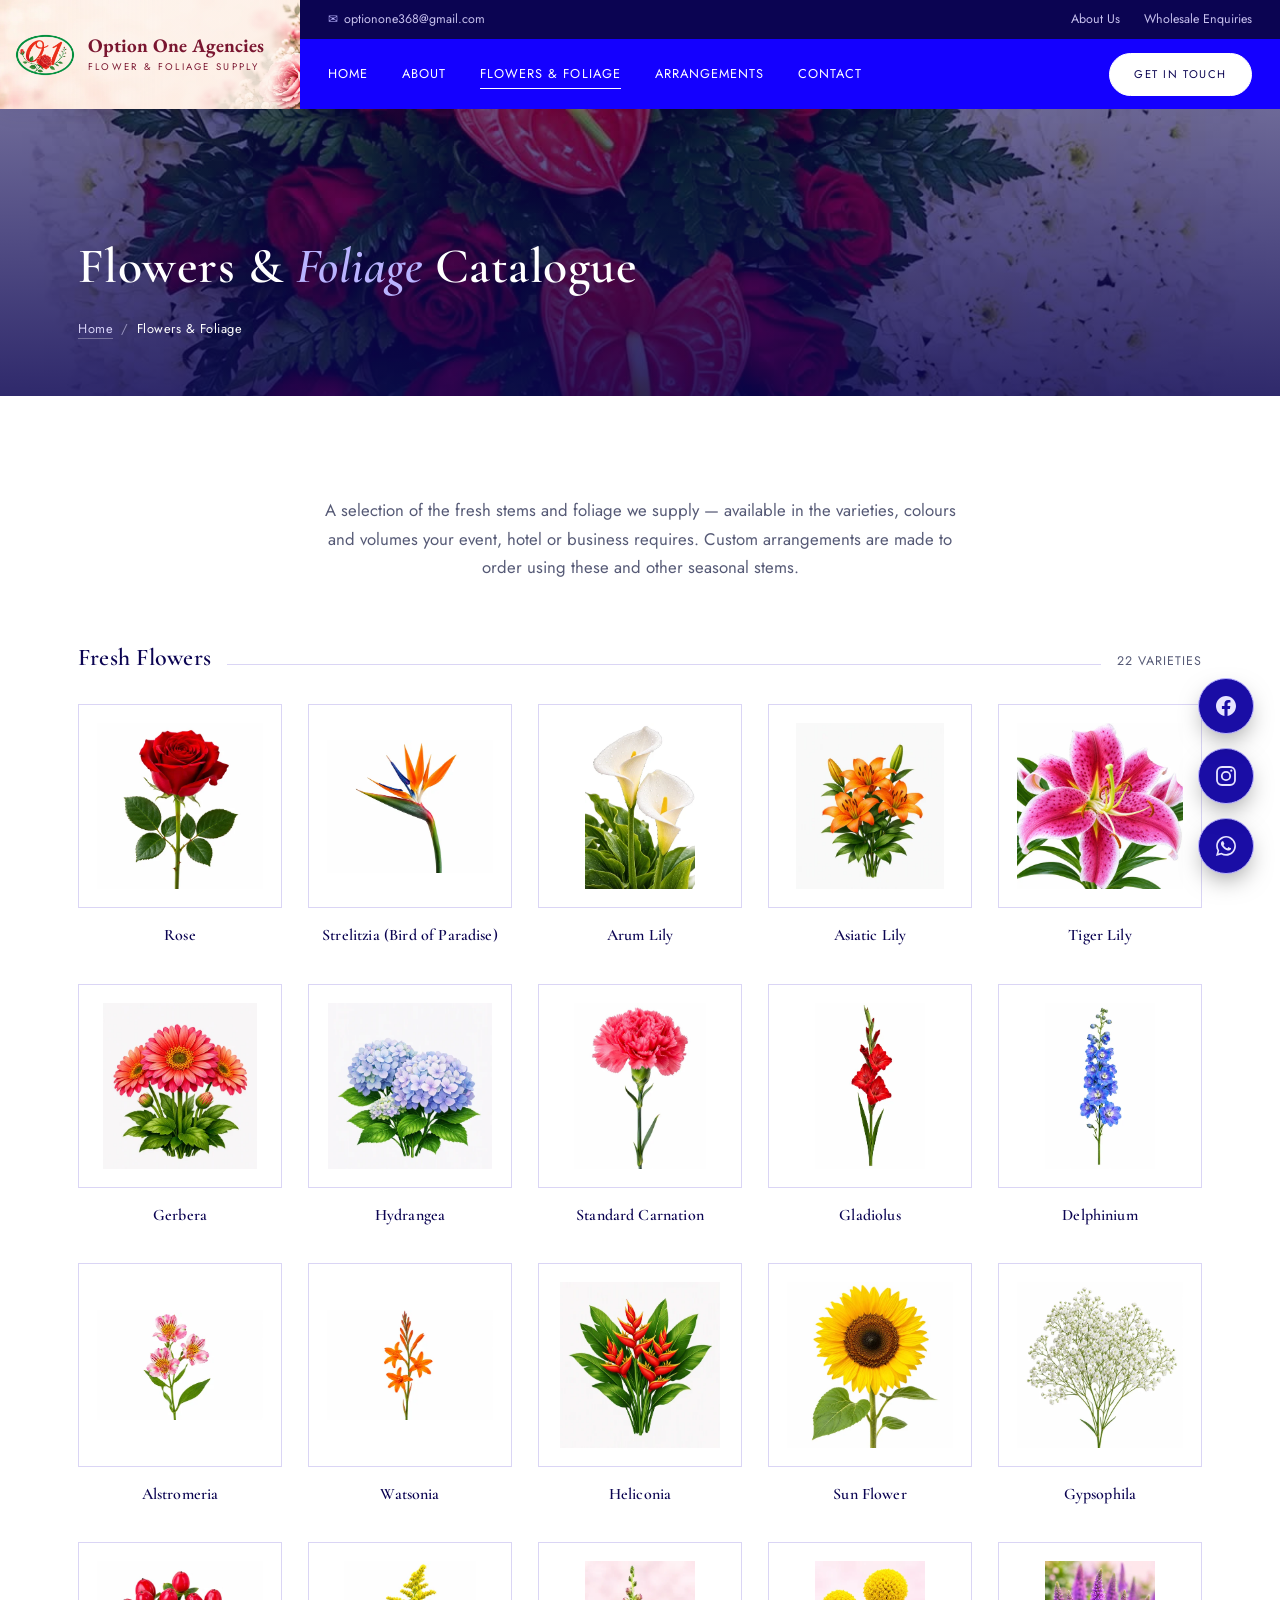
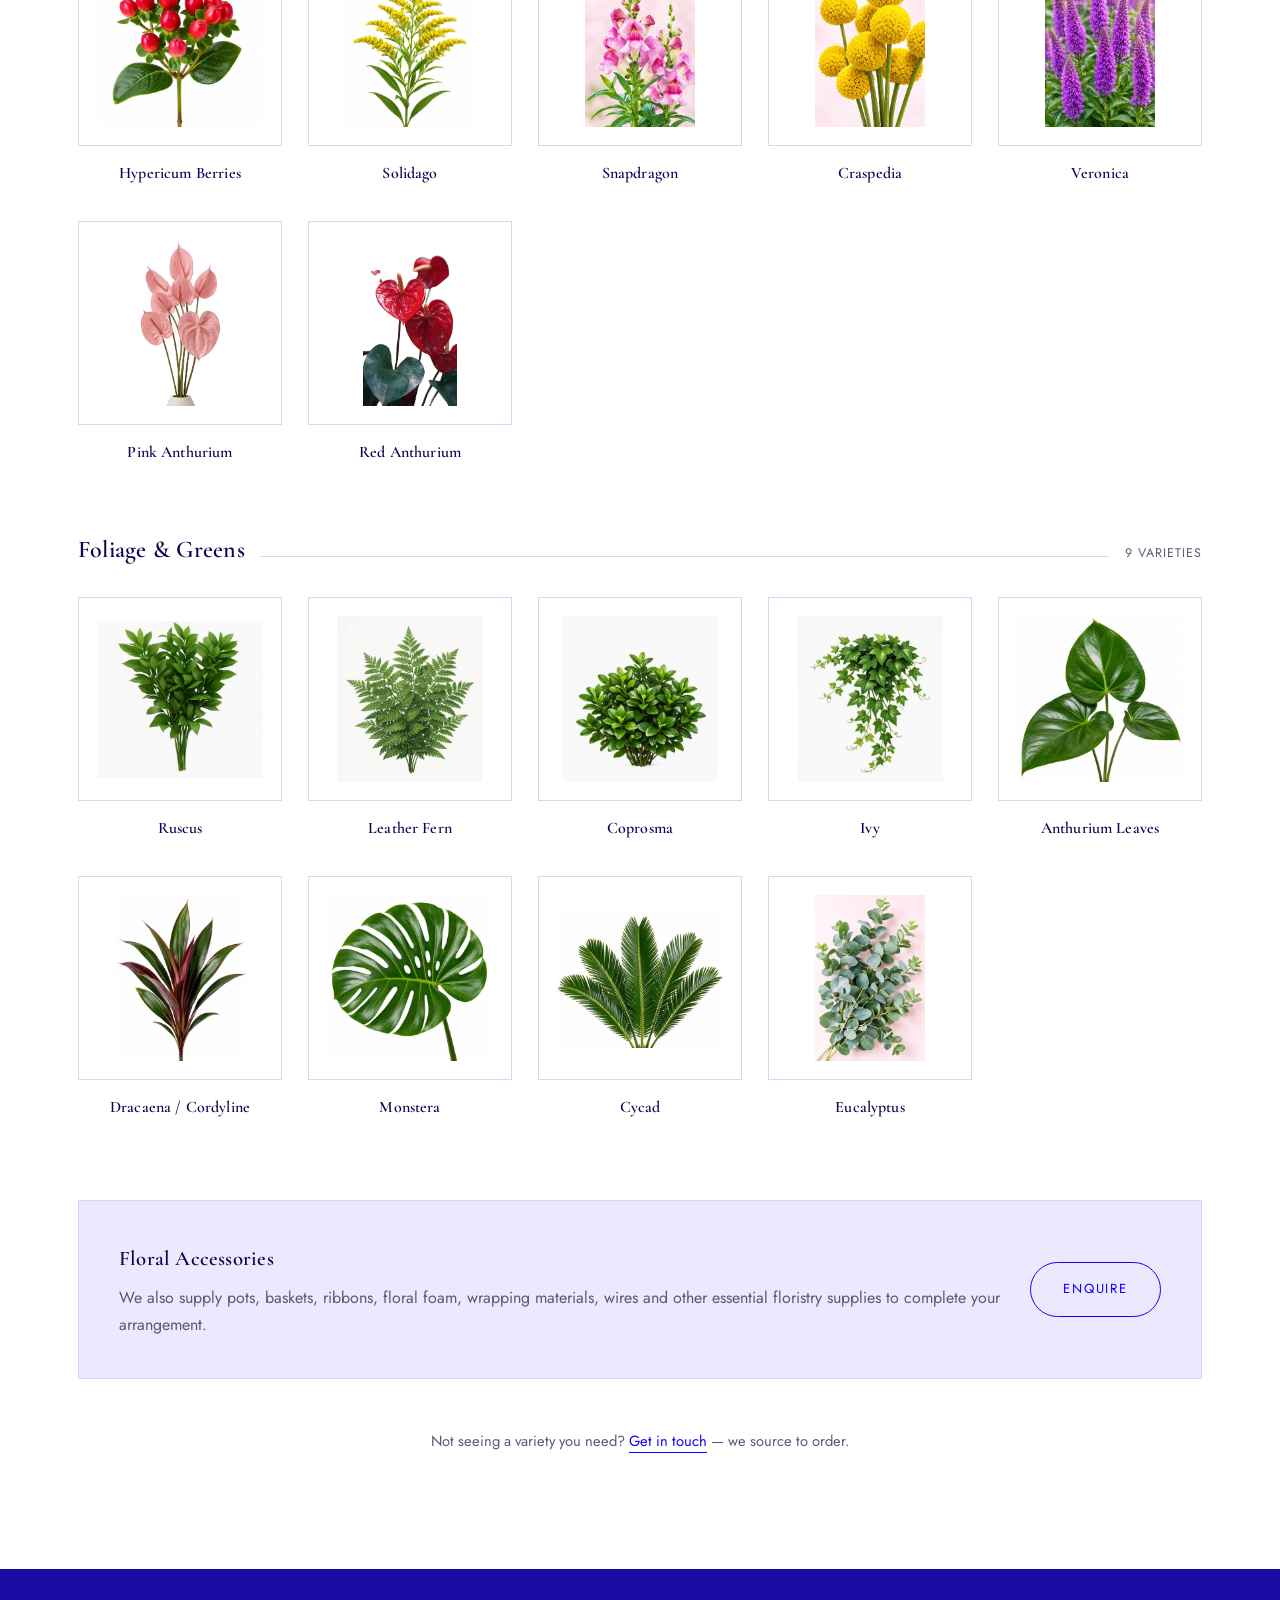
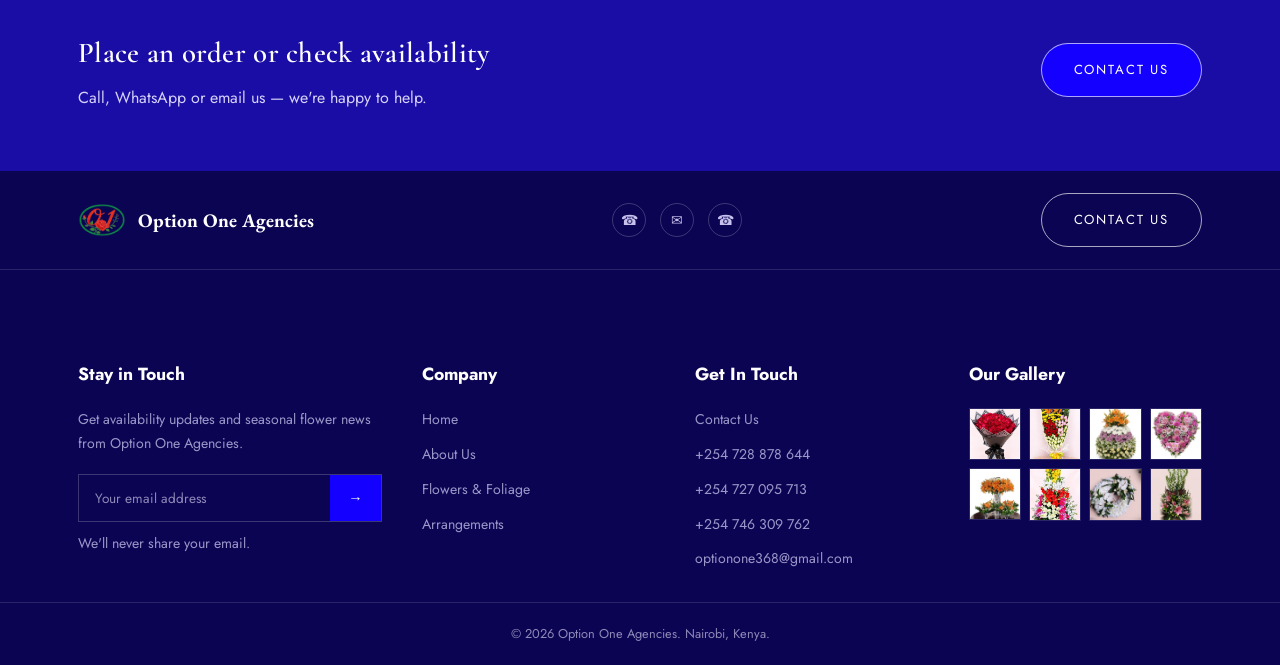
<file: flowers.html>
<!DOCTYPE html>
<html lang="en">
<head>
<meta charset="UTF-8">
<meta name="viewport" content="width=device-width, initial-scale=1.0">
<!-- Opt out of browsers auto-darkening the page (Chrome/Samsung "dark mode for websites") so logo and brand colours stay true -->
<meta name="color-scheme" content="only light">
<title>Flowers &amp; Foliage Catalogue | Option One Agencies</title>
<meta name="description" content="Browse the fresh-cut flowers, foliage and greens supplied by Option One Agencies of Nairobi, Kenya — from roses and lilies to ruscus, monstera and cycad.">
<!-- TODO: replace https://optiononeagencies.com everywhere below with your real domain once the site is live -->
<link rel="canonical" href="https://optiononeagencies.com/flowers">
<meta property="og:type" content="website">
<meta property="og:site_name" content="Option One Agencies">
<meta property="og:title" content="Flowers &amp; Foliage Catalogue | Option One Agencies">
<meta property="og:description" content="Browse the fresh-cut flowers, foliage and greens supplied by Option One Agencies of Nairobi, Kenya — from roses and lilies to ruscus, monstera and cycad.">
<meta property="og:url" content="https://optiononeagencies.com/flowers">
<meta property="og:image" content="https://optiononeagencies.com/images/ductinh91-flower-7909902_1920.jpg">
<meta property="og:locale" content="en_KE">
<meta name="twitter:card" content="summary_large_image">
<meta name="twitter:title" content="Flowers &amp; Foliage Catalogue | Option One Agencies">
<meta name="twitter:description" content="Fresh-cut flowers and foliage supplied by Option One Agencies of Nairobi, Kenya.">
<meta name="twitter:image" content="https://optiononeagencies.com/images/ductinh91-flower-7909902_1920.jpg">
<link rel="icon" href="images/favicon-rose.png?v=f5216e9f">
<link rel="preconnect" href="https://fonts.googleapis.com">
<link rel="preconnect" href="https://fonts.gstatic.com" crossorigin>
<link href="https://fonts.googleapis.com/css2?family=Cormorant+Garamond:ital,wght@0,400;0,500;0,600;1,500&family=EB+Garamond:wght@600;700&family=Jost:wght@300;400;500;600&display=swap" rel="stylesheet">
<link rel="stylesheet" href="css/style.css?v=fbaeb589">
<script type="application/ld+json">
{
  "@context": "https://schema.org",
  "@type": "Florist",
  "name": "Option One Agencies",
  "image": "https://optiononeagencies.com/images/logo-rose.png",
  "url": "https://optiononeagencies.com/flowers",
  "telephone": "+254728878644",
  "email": "optionone368@gmail.com",
  "address": {
    "@type": "PostalAddress",
    "streetAddress": "Shah Mansion, 1st Floor, Moktar Daddah Street",
    "addressLocality": "Nairobi",
    "postalCode": "00100",
    "addressCountry": "KE"
  },
  "openingHoursSpecification": {
    "@type": "OpeningHoursSpecification",
    "dayOfWeek": ["Monday", "Tuesday", "Wednesday", "Thursday", "Friday", "Saturday"],
    "opens": "06:00",
    "closes": "19:00"
  },
  "foundingDate": "2010",
  "sameAs": ["https://wa.me/254728878644"]
}
</script>
</head>
<body>

<header id="site-header">
  <div class="nav-shell">
    <a class="logo-panel" href="/">
      <img src="images/logo-rose.png?v=13920b40" alt="Option One Agencies logo">
      <span class="brand-text">
        <span class="name">Option One Agencies</span><br>
        <span class="tag">Flower &amp; Foliage Supply</span>
      </span>
    </a>
    <div class="nav-stack">
      <div class="topbar">
        <div class="wrap">
          <div class="topbar-links">
            <a href="mailto:optionone368@gmail.com"><span class="ico">&#9993;</span>optionone368@gmail.com</a>
          </div>
          <div class="topbar-links">
            <a href="/about">About Us</a>
            <a href="/contact">Wholesale Enquiries</a>
          </div>
        </div>
      </div>
      <div class="nav-main">
        <nav class="main-nav">
          <div class="nav-menu-brand">
            <img src="images/logo-rose.png?v=13920b40" alt="Option One Agencies logo">
            <span>
              <span class="name">Option One Agencies</span>
              <span class="tag">Flower &amp; Foliage Supply</span>
            </span>
          </div>
          <ul>
            <li><a href="/"><svg class="nav-icon" viewBox="0 0 24 24" fill="none" stroke="currentColor" stroke-width="1.8" stroke-linecap="round" stroke-linejoin="round" aria-hidden="true"><path d="M4 11.5 12 4l8 7.5"/><path d="M6 10v9h5v-6h2v6h5v-9"/></svg><span>Home</span></a></li>
            <li><a href="/about"><svg class="nav-icon" viewBox="0 0 24 24" fill="none" stroke="currentColor" stroke-width="1.8" stroke-linecap="round" stroke-linejoin="round" aria-hidden="true"><circle cx="12" cy="8" r="3.3"/><path d="M5 20c1.1-4 4-6.2 7-6.2s5.9 2.2 7 6.2"/></svg><span>About</span></a></li>
            <li><a href="/flowers" class="active"><svg class="nav-icon" viewBox="0 0 24 24" fill="none" stroke="currentColor" stroke-width="1.7" stroke-linecap="round" stroke-linejoin="round" aria-hidden="true"><path d="M12 3c1.9 1.7 1.9 4.7 0 6.4C10.1 7.7 10.1 4.7 12 3Z"/><path d="M12 21c-1.9-1.7-1.9-4.7 0-6.4 1.9 1.7 1.9 4.7 0 6.4Z"/><path d="M3.4 12c1.7-1.9 4.7-1.9 6.4 0-1.7 1.9-4.7 1.9-6.4 0Z"/><path d="M14.2 12c1.7-1.9 4.7-1.9 6.4 0-1.7 1.9-4.7 1.9-6.4 0Z"/><circle cx="12" cy="12" r="1.5"/></svg><span>Flowers &amp; Foliage</span></a></li>
            <li><a href="/arrangements"><svg class="nav-icon" viewBox="0 0 24 24" fill="none" stroke="currentColor" stroke-width="1.8" stroke-linecap="round" stroke-linejoin="round" aria-hidden="true"><rect x="3.5" y="9" width="17" height="11" rx="1.5"/><path d="M3.5 9h17M12 9v11"/><path d="M8 9c-1.5 0-2.5-1-2.5-2.3C5.5 5.3 6.7 4 8.2 4 10 4 12 6 12 9"/><path d="M16 9c1.5 0 2.5-1 2.5-2.3C18.5 5.3 17.3 4 15.8 4 14 4 12 6 12 9"/></svg><span>Arrangements</span></a></li>
            <li><a href="/contact"><svg class="nav-icon" viewBox="0 0 24 24" fill="none" stroke="currentColor" stroke-width="1.8" stroke-linecap="round" stroke-linejoin="round" aria-hidden="true"><rect x="3.5" y="5.5" width="17" height="13" rx="2"/><path d="m4.5 6.5 7.5 6 7.5-6"/></svg><span>Contact</span></a></li>
            <li class="nav-mobile-actions">
              <a href="tel:+254728878644" class="btn pill">Call Us</a>
              <a href="/contact" class="btn pill accent-solid">Get In Touch</a>
            </li>
          </ul>
        </nav>
        <div class="nav-actions">
          <a href="/contact" class="btn pill white-solid" style="padding:11px 24px;font-size:.7rem;">Get In Touch</a>
        </div>
        <button class="hamburger" id="menuToggle" aria-label="Toggle menu" aria-expanded="false">
          <span></span><span></span><span></span>
        </button>
      </div>
    </div>
  </div>
</header>

<section class="page-hero" style="background-image:url('images/hero-1-poster.jpg?v=fdd0b64b');">
  <div class="wrap">
    <h1>Flowers &amp; <span class="hl">Foliage</span> Catalogue</h1>
    <div class="crumbs"><a href="/">Home</a><span class="sep">/</span><span class="current">Flowers &amp; Foliage</span></div>
  </div>
</section>

<section class="catalogue">
  <div class="wrap">
    <div class="center">
      <p class="lede">A selection of the fresh stems and foliage we supply &mdash; available in the varieties, colours and volumes your event, hotel or business requires. Custom arrangements are made to order using these and other seasonal stems.</p>
    </div>

    <div class="cat-heading">
      <h3>Fresh Flowers</h3>
      <span class="rule"></span>
      <span class="count" id="flowerCount"></span>
    </div>
    <div class="cat-grid" id="flowerGrid"></div>

    <div class="cat-heading">
      <h3>Foliage &amp; Greens</h3>
      <span class="rule"></span>
      <span class="count" id="foliageCount"></span>
    </div>
    <div class="cat-grid" id="foliageGrid"></div>

    <div class="accessories-note">
      <div>
        <h3>Floral Accessories</h3>
        <p>We also supply pots, baskets, ribbons, floral foam, wrapping materials, wires and other essential floristry supplies to complete your arrangement.</p>
      </div>
      <a href="/contact" class="btn pill accent">Enquire</a>
    </div>

    <p class="cat-note">Not seeing a variety you need? <a href="/contact" style="color:var(--accent);border-bottom:1px solid var(--accent);">Get in touch</a> &mdash; we source to order.</p>
  </div>
</section>

<div class="cta-band">
  <div class="wrap">
    <div>
      <h2>Place an order or check availability</h2>
      <p>Call, WhatsApp or email us &mdash; we're happy to help.</p>
    </div>
    <a href="/contact" class="btn pill on-dark accent-solid">Contact Us</a>
  </div>
</div>

<footer>
  <div class="footer-cta-bar">
    <div class="wrap">
      <a class="brand" href="/" style="display:flex;align-items:center;gap:12px;">
        <img src="images/logo-rose.png?v=13920b40" alt="Option One Agencies" style="height:34px;">
        <span class="brand-text"><span class="name">Option One Agencies</span></span>
      </a>
      <div class="footer-social">
        <a href="https://wa.me/254728878644" target="_blank" rel="noopener" aria-label="WhatsApp">&#9742;</a>
        <a href="mailto:optionone368@gmail.com" aria-label="Email">&#9993;</a>
        <a href="tel:+254728878644" aria-label="Call">&#9742;</a>
      </div>
      <a href="/contact" class="btn pill on-dark">Contact Us</a>
    </div>
  </div>
  <div class="footer-main">
    <div class="wrap footer-grid">
      <div>
        <h5 class="footer-title">Stay in Touch</h5>
        <p>Get availability updates and seasonal flower news from Option One Agencies.</p>
        <form class="newsletter-form" id="newsletterForm">
          <input type="email" placeholder="Your email address" required>
          <button type="submit" aria-label="Subscribe">&rarr;</button>
        </form>
        <p class="newsletter-note" id="newsletterNote">We'll never share your email.</p>
      </div>
      <div>
        <h5 class="footer-title">Company</h5>
        <ul class="footer-links-list">
          <li><a href="/">Home</a></li>
          <li><a href="/about">About Us</a></li>
          <li><a href="/flowers">Flowers &amp; Foliage</a></li>
          <li><a href="/arrangements">Arrangements</a></li>
        </ul>
      </div>
      <div>
        <h5 class="footer-title">Get In Touch</h5>
        <ul class="footer-links-list">
          <li><a href="/contact">Contact Us</a></li>
          <li><a href="tel:+254728878644">+254 728 878 644</a></li>
          <li><a href="tel:+254727095713">+254 727 095 713</a></li>
          <li><a href="tel:+254746309762">+254 746 309 762</a></li>
          <li><a href="mailto:optionone368@gmail.com">optionone368@gmail.com</a></li>
        </ul>
      </div>
      <div>
        <h5 class="footer-title">Our Gallery</h5>
        <div class="footer-gallery">
          <a href="/arrangements"><img src="images/arrangements/Luxury%20Red%20Rose%20Bouquet.webp?v=11abc4a6" alt="Luxury Red Rose Bouquet" loading="lazy"></a>
          <a href="/arrangements"><img src="images/arrangements/Rose%20and%20Bird%20of%20Paradise%20Bouquet.webp?v=561f5ea4" alt="Rose and Bird of Paradise Bouquet" loading="lazy"></a>
          <a href="/arrangements"><img src="images/arrangements/Layered%20Dome%20Arrangement.webp?v=a848e5ac" alt="Layered Dome Arrangement" loading="lazy"></a>
          <a href="/arrangements"><img src="images/arrangements/Pink%20Rose%20Heart%20Tribute.webp?v=14069daf" alt="Pink Rose Heart Tribute" loading="lazy"></a>
          <a href="/arrangements"><img src="images/arrangements/Two-Tier%20Lily%20Centrepiece.webp?v=642da3c2" alt="Two-Tier Lily Centrepiece" loading="lazy"></a>
          <a href="/arrangements"><img src="images/arrangements/Grand%20Tiered%20Arrangement.webp?v=551a1f94" alt="Grand Tiered Arrangement" loading="lazy"></a>
          <a href="/arrangements"><img src="images/arrangements/White%20Anthurium%20Wreath.webp?v=a15b33e1" alt="White Anthurium Wreath" loading="lazy"></a>
          <a href="/arrangements"><img src="images/arrangements/Snapdragon%20and%20Pink%20Lily%20Arrangement.webp?v=db22ea9e" alt="Snapdragon &amp; Pink Lily Arrangement" loading="lazy"></a>
        </div>
      </div>
    </div>
  </div>
  <div class="footer-bottom">
    <div class="wrap">&copy; <span id="year"></span> Option One Agencies. Nairobi, Kenya.</div>
  </div>
</footer>

<button class="back-to-top" id="backToTop" aria-label="Back to top">&#8593;</button>
<a class="social-float wa-float" href="https://wa.me/254728878644" target="_blank" rel="noopener" aria-label="Chat on WhatsApp">
  <svg viewBox="0 0 24 24"><path d="M12.04 2c-5.46 0-9.9 4.44-9.9 9.9 0 1.75.46 3.45 1.32 4.95L2 22l5.29-1.39a9.87 9.87 0 0 0 4.75 1.21h.01c5.46 0 9.9-4.44 9.9-9.9s-4.44-9.92-9.91-9.92zm0 18.1a8.2 8.2 0 0 1-4.18-1.15l-.3-.18-3.14.82.84-3.06-.2-.32a8.22 8.22 0 1 1 6.98 3.89zm4.51-6.16c-.25-.12-1.47-.72-1.7-.81-.23-.08-.39-.12-.56.12-.17.25-.64.81-.78.97-.14.17-.29.19-.53.06-.25-.12-1.05-.39-2-1.23-.74-.66-1.24-1.47-1.39-1.72-.14-.25-.02-.38.11-.51.11-.11.25-.29.37-.43.12-.14.16-.25.25-.41.08-.17.04-.31-.02-.43-.06-.12-.56-1.35-.77-1.85-.2-.48-.41-.42-.56-.43h-.48c-.17 0-.43.06-.66.31-.23.25-.86.84-.86 2.05 0 1.21.88 2.38 1 2.54.12.17 1.74 2.66 4.22 3.73.59.25 1.05.4 1.41.51.59.19 1.13.16 1.55.1.47-.07 1.47-.6 1.68-1.18.21-.58.21-1.08.15-1.18-.06-.1-.23-.17-.48-.29z"/></svg>
</a>
<a class="social-float ig-float" href="https://www.instagram.com/optiononeflowers_kenya?utm_source=qr&amp;igsi=MXg0amZraXpzMjJlNA==" target="_blank" rel="noopener" aria-label="Follow us on Instagram">
  <svg viewBox="0 0 24 24"><rect x="3" y="3" width="18" height="18" rx="5" ry="5"/><circle cx="12" cy="12" r="4.2"/><circle class="dot" cx="17.3" cy="6.7" r="1.1"/></svg>
</a>
<a class="social-float fb-float" href="https://www.facebook.com/share/1ErnmdVG4x/" target="_blank" rel="noopener" aria-label="Follow us on Facebook">
  <svg viewBox="0 0 24 24"><path d="M22 12.06C22 6.51 17.52 2 12 2S2 6.51 2 12.06c0 5.02 3.66 9.18 8.44 9.94v-7.03H7.9v-2.91h2.54V9.85c0-2.51 1.49-3.9 3.77-3.9 1.09 0 2.24.2 2.24.2v2.46h-1.26c-1.24 0-1.63.77-1.63 1.56v1.87h2.78l-.44 2.91h-2.34V22c4.78-.76 8.44-4.92 8.44-9.94Z"/></svg>
</a>

<script src="js/main.js?v=c5d3db8b"></script>
</body>
</html>
</file>
<file: css/style.css>
:root{
  color-scheme:only light;
  --ink:#16193A;
  --ink-soft:#565A76;
  --ivory:#FFFFFF;
  --ivory-deep:#EFEEFB;
  --green:#1A0DA5;
  --green-deep:#0B0452;
  --green-mist:#ECE9FF;
  --accent:#1400FF;
  --accent-soft:#B9B3FF;
  --gold:#1400FF;
  --line:#DAD5F5;
  --shadow: 0 20px 50px -25px rgba(11,4,82,0.35);
}
*{box-sizing:border-box;}
html{scroll-behavior:smooth;}
body{
  margin:0;
  background:var(--ivory);
  color:var(--ink);
  font-family:'Jost', sans-serif;
  font-weight:400;
  line-height:1.7;
  -webkit-font-smoothing:antialiased;
}
img{max-width:100%;display:block;}
a{color:inherit;text-decoration:none;}
h1,h2,h3,h4{
  font-family:'Cormorant Garamond', serif;
  font-weight:600;
  color:var(--green-deep);
  margin:0 0 .5em;
  letter-spacing:.01em;
}
.eyebrow{
  font-family:'Jost',sans-serif;
  text-transform:uppercase;
  letter-spacing:.28em;
  font-size:.72rem;
  color:var(--accent);
  font-weight:500;
  display:inline-block;
  margin-bottom:14px;
}
.wrap{max-width:1180px;margin:0 auto;padding:0 28px;}
section{padding:100px 0;}
.center{text-align:center;}
.lede{max-width:640px;margin:0 auto 56px;color:var(--ink-soft);font-size:1.05rem;}
.lede.left{margin:0 0 40px;}
.divider{width:56px;height:2px;background:var(--gold);margin:22px auto;}
.divider.left{margin:22px 0;}
.btn{
  display:inline-flex;align-items:center;gap:10px;
  padding:15px 34px;
  border:1px solid var(--green);
  color:var(--green-deep);
  font-size:.82rem;letter-spacing:.14em;text-transform:uppercase;
  transition:all .25s ease;
  background:transparent;
  cursor:pointer;
}
.btn:hover{background:var(--green);color:#fff;}
.btn.solid{background:var(--green);color:#fff;}
.btn.solid:hover{background:var(--green-deep);}
.btn.accent{border-color:var(--accent);color:var(--accent);}
.btn.accent:hover{background:var(--accent);color:#fff;}
.btn.accent-solid{background:var(--accent);color:#fff;border-color:var(--accent);}
.btn.accent-solid:hover{background:#1000CC;}
.btn.white-solid{background:#fff;color:var(--green-deep);border-color:#fff;}
.btn.white-solid:hover{background:var(--ivory-deep);}
.btn.pill{border-radius:30px;padding:15px 32px;}
.hl{color:var(--accent);font-style:italic;}
.hero .hl, .page-hero .hl, .quality .hl, .contact .hl{color:var(--accent-soft);}

/* Header */
header{
  position:fixed;top:0;left:0;right:0;z-index:300;
}
.nav-shell{
  display:grid;grid-template-columns:300px minmax(0,1fr);align-items:stretch;
}
.logo-panel{
  grid-column:1;display:flex;align-items:center;gap:12px;
  /* Blush banner with soft roses at the edges, kept pale so the wine-red
     name and the logo read clearly on top. */
  background:
    linear-gradient(90deg, rgba(253,242,234,0) 0%, rgba(253,242,234,.8) 55%, rgba(253,242,234,.8) 90%, rgba(253,242,234,0) 100%),
    url('../images/logo-bg.webp?v=136d7fee') right center/cover no-repeat,
    #FDF2EA;
  padding:16px 26px 16px 14px;
  box-shadow:0 2px 20px rgba(11,4,82,.08);
}
.logo-panel .brand-text .name{color:#7A1630;}
.logo-panel .brand-text .tag{color:#7A1630;letter-spacing:.24em;}
.logo-panel img{height:44px;width:auto;transition:height .3s ease;}
header.scrolled .logo-panel img{height:36px;}
.brand-text{font-family:'Cormorant Garamond',serif;line-height:1.1;}
.brand-text .name{font-family:'EB Garamond',serif;font-size:1.2rem;font-weight:700;white-space:nowrap;color:var(--green-deep);}
.brand-text .tag{font-size:.6rem;letter-spacing:.2em;text-transform:uppercase;color:var(--accent);font-family:'Jost',sans-serif;}

.nav-stack{grid-column:2;display:flex;flex-direction:column;}

/* Top utility bar */
.topbar{
  background:var(--green-deep);color:#C7C1EE;font-size:.78rem;
  padding:9px 0;position:relative;z-index:2;
}
header.scrolled .topbar{display:none;}
.topbar .wrap{display:flex;justify-content:space-between;align-items:center;flex-wrap:wrap;gap:10px;max-width:none;margin:0;padding:0 28px;}
.topbar-links{display:flex;gap:24px;flex-wrap:wrap;}
.topbar-links a:hover{color:#fff;}
.topbar-links .ico{color:var(--accent-soft);margin-right:6px;}

.nav-main{
  flex:1;display:flex;align-items:center;justify-content:space-between;gap:24px;
  padding:0 28px;min-height:70px;background:var(--accent);
  overflow:hidden;
  transition:min-height .3s ease, box-shadow .3s ease;
}
header.scrolled .nav-main{
  min-height:58px;box-shadow:0 10px 30px -16px rgba(11,4,82,.5);
}

nav.main-nav ul{display:flex;gap:34px;list-style:none;margin:0;padding:0;align-items:center;}
nav.main-nav a{
  display:inline-flex;align-items:center;gap:10px;
  font-size:.8rem;letter-spacing:.08em;text-transform:uppercase;color:#fff;
  position:relative;padding-bottom:4px;
}
nav.main-nav a::after{content:"";position:absolute;left:0;bottom:0;width:0;height:1px;background:#fff;transition:width .25s ease;}
nav.main-nav a:hover::after, nav.main-nav a.active::after{width:100%;}
nav.main-nav .nav-icon{display:none;}
.nav-mobile-actions{display:none;}
.nav-menu-brand{display:none;}

.nav-actions{display:flex;align-items:center;gap:18px;}

.hamburger{
  display:none;flex-direction:column;justify-content:center;gap:5px;
  width:40px;height:40px;background:none;border:none;cursor:pointer;padding:0;margin-left:auto;
}
.hamburger span{display:block;width:24px;height:2px;background:#fff;transition:transform .3s ease, opacity .3s ease;}
.hamburger.active span:nth-child(1){transform:translateY(7px) rotate(45deg);}
.hamburger.active span:nth-child(2){opacity:0;}
.hamburger.active span:nth-child(3){transform:translateY(-7px) rotate(-45deg);}

body.nav-open{overflow:hidden;}
body.nav-open::before{
  content:"";position:fixed;inset:0;z-index:150;
  background:rgba(11,4,82,.55);backdrop-filter:blur(2px);
}

/* Hero slider (home) */
.hero{
  position:relative;
  height:100vh;
  min-height:640px;
  overflow:hidden;
  display:flex;align-items:center;
}
.hero-slide{
  position:absolute;inset:0;
  background-size:cover;background-position:center 30%;
  opacity:0;transition:opacity 1.6s linear;
  display:flex;align-items:center;
}
/* No colour wash over the slides - the photos show in their own colour.
   Legibility comes from the shadow on .hero-content below. */
/* This banner is 2.16:1 with a soft left third: on wide screens that empty area
   sits behind the copy, but a tall phone crop would show nothing but the wash. */
.hero-slide--soft-left{background-position:left center;}
@media (max-width:720px){
  .hero-slide--soft-left{background-position:65% center;}
}
.hero-slide.is-active{opacity:1;z-index:1;}
/* The outgoing slide stays fully opaque one layer down while the incoming one
   fades in over it. Fading both at once lets the page show through the middle
   of the dissolve, which is what makes a crossfade read as a switch. */
.hero-slide.is-leaving{opacity:1;z-index:0;transition:none;}
/* The clip fills the slide edge to edge - a viewport taller or wider than the
   16:9 source crops the sides rather than leaving bars. The slide's own
   background holds the poster, which covers the same way while the clip loads. */
.hero-video{position:absolute;inset:0;width:100%;height:100%;object-fit:cover;}
.hero-slide--video{overflow:hidden;background-position:center;}
/* Honour reduced-motion: hide the clip and leave the poster showing */
@media (prefers-reduced-motion:reduce){
  .hero-video{display:none;}
}
.hero-content{position:relative;z-index:2;width:100%;color:#fff;
  text-shadow:0 1px 4px rgba(11,4,82,.9), 0 4px 22px rgba(11,4,82,.75);}
/* Hero copy sits nearer the viewport edge than the standard page gutter */
.hero-content{max-width:none;padding-left:clamp(20px,3vw,44px);}
.hero-content h1{max-width:760px;}
.hero h1 .line{display:block;}
.hero-word{
  display:inline-block;transition:opacity .35s ease;
  font-family:'Satisfy',cursive;font-style:normal;font-weight:400;
  font-size:1.12em;line-height:1;padding-right:.06em;
}
.hero-word.is-swapping{opacity:0;}
/* Rotating word: solid yellow with a crisp (zero-blur) outline instead of the soft glow */
.hero .hero-word{
  color:#FFD23F;
  text-shadow:0 2px 0 var(--green-deep), 1px 0 0 var(--green-deep), -1px 0 0 var(--green-deep), 0 -1px 0 var(--green-deep);
}
.hero .eyebrow{color:var(--accent-soft);}
.hero h1{
  color:#fff;font-size:clamp(2.4rem,5.4vw,4.1rem);font-weight:500;
  line-height:1.1;margin-bottom:22px;
}
.hero p{color:#E7E4FF;font-size:1.08rem;max-width:560px;margin-bottom:38px;}
.hero-actions{display:flex;gap:18px;flex-wrap:wrap;}
.btn.is-static{cursor:default;pointer-events:none;}
.btn.on-dark{border-color:rgba(255,255,255,.65);color:#fff;}
.btn.on-dark:hover{background:#fff;color:var(--green-deep);}
.hero-dots{
  position:absolute;bottom:clamp(60px,6vw,104px);left:50%;transform:translateX(-50%);z-index:3;
  display:flex;gap:12px;
}
.hero-dots{gap:0;}
.hero-dots button{
  width:24px;height:24px;border:0;background:transparent;padding:0;cursor:pointer;
  display:grid;place-items:center;
}
.hero-dots button::before{
  content:"";width:9px;height:9px;border-radius:50%;border:1px solid rgba(255,255,255,.7);
  box-sizing:border-box;transition:background .25s ease;
}
.hero-dots button.is-active::before{background:#fff;}

/* Page hero (inner pages) */
.page-hero{
  position:relative;height:44vh;min-height:300px;
  display:flex;align-items:flex-end;
  color:#fff;padding-bottom:56px;
  background-size:cover;background-position:center;
}
.page-hero::before{
  content:"";position:absolute;inset:0;
  background:linear-gradient(180deg, rgba(11,4,82,.5), rgba(11,4,82,.85));
}
.page-hero .wrap{position:relative;width:100%;}
.page-hero .eyebrow{color:var(--accent-soft);}
.page-hero h1{color:#fff;font-size:clamp(2rem,4.5vw,3.1rem);margin-bottom:10px;}
.crumbs{font-size:.8rem;letter-spacing:.04em;color:#D6D2F7;}
.crumbs a{color:#D6D2F7;border-bottom:1px solid rgba(255,255,255,.3);}
.crumbs a:hover{color:#fff;}
.crumbs .sep{margin:0 8px;opacity:.6;}
.crumbs .current{color:#fff;}

/* Stat strip */
.stat-strip{background:var(--green-deep);color:#E7E4FF;padding:0;}
.stat-strip .wrap{display:flex;flex-wrap:wrap;}
.stat{flex:1 1 220px;text-align:center;padding:38px 20px;border-left:1px solid rgba(255,255,255,.1);}
.stat:first-child{border-left:none;}
.stat .num{font-family:'Cormorant Garamond',serif;font-size:2rem;color:var(--accent-soft);}
.stat .cap{font-size:.72rem;letter-spacing:.14em;text-transform:uppercase;color:#B3AEE0;margin-top:6px;}

/* About */
.about{background:var(--ivory);}
.about-grid{display:grid;grid-template-columns:1fr 1fr;gap:70px;align-items:center;}
.about-media{position:relative;}
.about-media img{width:100%;height:520px;object-fit:cover;box-shadow:var(--shadow);}
.about-media .frame{position:absolute;inset:22px -22px -22px 22px;border:1px solid var(--gold);z-index:-1;}
.about h2{font-size:2.1rem;}
.about p{color:var(--ink-soft);}
.info-cards{display:grid;grid-template-columns:1fr 1fr;gap:22px;margin-top:36px;}
.info-card{border-top:2px solid var(--accent);padding-top:16px;}
.info-card h4{font-size:1.15rem;margin-bottom:8px;}
.info-card p{font-size:.92rem;color:var(--ink-soft);margin:0;}

/* Services */
.services{background:var(--green-mist);}
.service-grid{display:grid;grid-template-columns:repeat(4,1fr);gap:1px;background:var(--line);border:1px solid var(--line);}
.service-card{background:var(--ivory);padding:44px 30px;text-align:left;}
.service-card .num{font-family:'Cormorant Garamond',serif;font-size:1rem;color:var(--accent);letter-spacing:.05em;}
.service-card h3{font-size:1.3rem;margin:14px 0 12px;}
.service-card p{font-size:.92rem;color:var(--ink-soft);margin:0;}

/* Catalogue */
.catalogue{background:var(--ivory);}
.cat-heading{margin:56px 0 26px;display:flex;align-items:baseline;gap:16px;}
.cat-heading h3{font-size:1.5rem;margin:0;}
.cat-heading .count{font-size:.78rem;color:var(--ink-soft);letter-spacing:.08em;text-transform:uppercase;}
.cat-heading .rule{flex:1;height:1px;background:var(--line);}
.cat-grid{display:grid;grid-template-columns:repeat(5,1fr);gap:26px;}
.cat-card{text-align:center;}
.cat-thumb{
  background:#fff;border:1px solid var(--line);
  aspect-ratio:1/1;display:flex;align-items:center;justify-content:center;
  padding:18px;transition:box-shadow .25s ease, transform .25s ease;
}
.cat-thumb img{max-height:100%;object-fit:contain;}
.cat-card:hover .cat-thumb{box-shadow:var(--shadow);transform:translateY(-4px);}
.cat-card h4{font-size:1rem;margin-top:14px;font-weight:600;}
.cat-note{text-align:center;margin-top:50px;color:var(--ink-soft);font-size:.92rem;}
.accessories-note{
  margin-top:70px;padding:40px;background:var(--green-mist);border:1px solid var(--line);
  display:grid;grid-template-columns:1fr auto;gap:30px;align-items:center;
}
.accessories-note h3{font-size:1.3rem;margin-bottom:8px;}
.accessories-note p{margin:0;color:var(--ink-soft);}

/* Arrangements */
.occasion-filter{display:flex;flex-wrap:wrap;justify-content:center;gap:10px;margin-top:-16px;scroll-margin-top:140px;}
.occasion-filter button{
  font-family:'Jost',sans-serif;font-size:.78rem;letter-spacing:.1em;text-transform:uppercase;
  padding:11px 22px;border-radius:30px;border:1px solid var(--line);background:#fff;color:var(--green-deep);
  cursor:pointer;transition:all .2s ease;
}
.occasion-filter button:hover{border-color:var(--accent);color:var(--accent);}
.occasion-filter button.active{background:var(--accent);border-color:var(--accent);color:#fff;}
.arrangement-card[hidden]{display:none;}
.arrangement-grid{display:grid;grid-template-columns:repeat(3,1fr);gap:36px;margin-top:50px;}
.arrangement-card{background:#fff;border:1px solid var(--line);transition:box-shadow .25s ease, transform .25s ease;}
.arrangement-card:hover{box-shadow:var(--shadow);transform:translateY(-4px);}
.arrangement-card .photo{aspect-ratio:3/4;overflow:hidden;}
.arrangement-card .photo img{width:100%;height:100%;object-fit:cover;}
.arrangement-card .info{padding:26px 28px 30px;}
.arrangement-card h3{font-size:1.2rem;margin-bottom:8px;}
.arrangement-card p{font-size:.9rem;color:var(--ink-soft);margin:0 0 20px;}
.arrangement-card .price{font-family:'Jost',sans-serif;font-size:1.05rem;font-weight:600;letter-spacing:.02em;color:var(--accent);margin:0 0 12px;}

/* Quality */
.quality{
  background:linear-gradient(180deg, rgba(11,4,82,.88), rgba(11,4,82,.93)), url('../images/hero-1-poster.jpg?v=fdd0b64b') center/cover fixed;
  color:#E7E4FF;
}
.quality .eyebrow{color:var(--accent-soft);}
.quality h2{color:#fff;}
.quality .lede{color:#D6D2F7;}
.pillars{display:grid;grid-template-columns:repeat(4,1fr);gap:32px;margin-top:20px;}
.pillar{text-align:center;padding:0 10px;}
.pillar .mark{
  width:54px;height:54px;border:1px solid var(--accent-soft);border-radius:50%;
  display:flex;align-items:center;justify-content:center;margin:0 auto 20px;
  font-family:'Cormorant Garamond',serif;font-size:1.3rem;color:var(--accent-soft);
}
.pillar h4{color:#fff;font-size:1.1rem;}
.pillar p{font-size:.88rem;color:#B3AEE0;}

/* Clients */
.clients{background:var(--ivory-deep);}
.client-logos{display:grid;grid-template-columns:repeat(4,1fr);gap:28px;margin:50px 0 46px;}
.client-card{
  margin:0;background:#fff;border-radius:18px;padding:18px 18px 22px;
  box-shadow:0 10px 30px rgba(11,4,82,.08);text-align:center;
  transition:transform .25s ease, box-shadow .25s ease;
}
.client-card:hover{transform:translateY(-4px);box-shadow:0 16px 38px rgba(11,4,82,.14);}
.client-logo{
  height:150px;border-radius:12px;background:#F6F6F8;padding:14px;
  display:flex;align-items:center;justify-content:center;margin-bottom:18px;
}
.client-logo.is-dark{background:#7A1E1E;}
.client-logo img{max-width:100%;max-height:100%;width:auto;height:auto;object-fit:contain;}
.client-card figcaption{font-weight:500;font-size:1.02rem;color:var(--green-deep);line-height:1.3;}
@media (max-width:900px){.client-logos{grid-template-columns:repeat(2,1fr);gap:20px;}}
@media (max-width:420px){.client-logo{height:120px;}.client-card{padding:14px 14px 18px;}.client-card figcaption{font-size:.92rem;}}
.client-note{max-width:720px;margin:0 auto;text-align:center;color:var(--ink-soft);font-size:.98rem;}
.client-note strong{color:var(--green-deep);}

/* Moments strip */
.moments{display:grid;grid-template-columns:1.3fr 1fr 1fr;height:420px;}
.moments figure{margin:0;position:relative;overflow:hidden;}
.moments img{width:100%;height:100%;object-fit:cover;transition:transform .5s ease;}
.moments figure:hover img{transform:scale(1.06);}
.moments figcaption{
  position:absolute;left:0;right:0;bottom:0;padding:24px;
  background:linear-gradient(0deg, rgba(11,4,82,.8), transparent);
  color:#fff;font-family:'Cormorant Garamond',serif;font-size:1.15rem;
}

/* CTA band */
.cta-band{background:var(--green);color:#fff;}
.cta-band .wrap{display:flex;align-items:center;justify-content:space-between;flex-wrap:wrap;gap:24px;padding:60px 28px;}
.cta-band h2{color:#fff;margin:0;font-size:1.8rem;}
.cta-band p{margin:6px 0 0;color:#D6D2F7;}

/* Contact */
.contact{background:var(--green-deep);color:#E7E4FF;}
.contact .eyebrow{color:var(--accent-soft);}
.contact h2{color:#fff;}
.contact-grid{display:grid;grid-template-columns:minmax(0,1fr) minmax(0,1fr);gap:64px;margin-top:20px;}
.contact-list{list-style:none;margin:30px 0 0;padding:0;}
.contact-list li{display:flex;gap:16px;padding:18px 0;border-top:1px solid rgba(255,255,255,.12);}
.contact-list li:last-child{border-bottom:1px solid rgba(255,255,255,.12);}
.contact-list .k{color:var(--accent-soft);font-size:.68rem;letter-spacing:.16em;text-transform:uppercase;width:110px;flex:none;padding-top:3px;}
.contact-list .v{min-width:0;overflow-wrap:anywhere;}
.contact-list .v a{display:block;}
.contact-list .v a:hover{color:var(--accent-soft);}
.map-frame{border:1px solid rgba(255,255,255,.18);height:100%;min-height:340px;filter:grayscale(35%) brightness(.95);}
.map-frame iframe{width:100%;height:100%;border:0;min-height:340px;display:block;}

.method-cards{display:grid;grid-template-columns:repeat(3,1fr);gap:1px;background:rgba(255,255,255,.14);border:1px solid rgba(255,255,255,.14);margin-top:50px;}
.method-card{background:var(--green-deep);padding:38px 30px;text-align:center;}
.method-card .mark{
  width:48px;height:48px;border:1px solid var(--accent-soft);border-radius:50%;
  display:flex;align-items:center;justify-content:center;margin:0 auto 18px;color:var(--accent-soft);
}
.method-card h4{color:#fff;font-size:1.1rem;margin-bottom:8px;}
.method-card p{font-size:.88rem;color:#B3AEE0;margin:0 0 16px;}
.method-card a.btn{padding:11px 22px;font-size:.72rem;}
/* The accent blue is a light-background colour; on these dark panels it all but
   vanishes, so the label goes white and the accent stays on the outline. */
.method-card a.btn.accent{color:#fff;}
.method-actions{display:flex;flex-direction:column;align-items:center;gap:12px;}

/* Shop-by-occasion row: round photos linking to the filtered arrangements page */
.occasions{padding:clamp(56px,7vw,100px) 0 0;}
.occasions-title{text-align:center;font-size:clamp(1.6rem,3vw,2.3rem);margin:0 auto 44px;max-width:820px;}
.occasion-row{display:grid;grid-template-columns:repeat(6,1fr);gap:28px;}
.occasion-card{display:flex;flex-direction:column;align-items:center;text-align:center;gap:16px;color:var(--ink);}
.occasion-photo{display:block;width:100%;aspect-ratio:1;border-radius:50%;overflow:hidden;box-shadow:var(--shadow);}
.occasion-photo img{width:100%;height:100%;object-fit:cover;transition:transform .5s ease;}
.occasion-card:hover .occasion-photo img,.occasion-card:focus-visible .occasion-photo img{transform:scale(1.06);}
.occasion-name{font-weight:500;font-size:.98rem;transition:color .25s ease;}
.occasion-card:hover .occasion-name,.occasion-card:focus-visible .occasion-name{color:var(--accent);}
@media (max-width:980px){
  .occasion-row{grid-template-columns:repeat(3,1fr);row-gap:36px;max-width:640px;margin-inline:auto;}
}
@media (max-width:720px){
  /* Swipeable row on phones, like the flower strip */
  .occasion-row{display:flex;gap:18px;overflow-x:auto;scroll-snap-type:x mandatory;padding:4px 4px 16px;max-width:none;-webkit-overflow-scrolling:touch;}
  .occasion-card{flex:0 0 132px;scroll-snap-align:start;}
  .occasion-name{font-size:.9rem;}
}

/* Horizontal flower strip */
.strip-scroll{
  display:flex;gap:22px;overflow-x:auto;padding:10px 4px 22px;
  scroll-snap-type:x mandatory;
  -webkit-overflow-scrolling:touch;
}
.strip-scroll::-webkit-scrollbar{height:6px;}
.strip-scroll::-webkit-scrollbar-thumb{background:var(--line);border-radius:3px;}
.strip-card{
  flex:0 0 200px;scroll-snap-align:start;background:#fff;border:1px solid var(--line);
  text-align:center;position:relative;
}
.strip-card .thumb{height:200px;padding:16px;display:flex;align-items:center;justify-content:center;position:relative;}
.strip-card .thumb img{max-height:100%;object-fit:contain;}
.strip-card h4{font-size:.98rem;margin:0;padding:14px 10px 18px;border-top:1px solid var(--line);}
/* Auto-scrolling loop (set up in index.html). Spacing is a right margin rather
   than flex gap so the duplicated half is exactly 50% of the track. */
.strip-scroll.is-marquee{
  display:block;overflow:hidden;padding:16px 0 40px;scroll-snap-type:none;
  /* Break out of .wrap so the cards run the full width of the screen */
  width:100vw;margin-left:calc(50% - 50vw);
}
/* 100vw includes the vertical scrollbar, so clip the few px it overhangs */
.catalogue:has(.is-marquee){overflow-x:clip;}
.strip-track{
  display:flex;width:max-content;
  animation:strip-marquee var(--strip-duration,42s) linear infinite;
}
.strip-scroll.is-marquee:hover .strip-track{animation-play-state:paused;}
.strip-track .strip-card{margin-right:22px;}
/* Lifted card look, matching the client cards */
.strip-track .strip-card{
  border:0;border-radius:18px;padding:14px 14px 0;
  box-shadow:0 10px 30px rgba(11,4,82,.08);
  transition:transform .25s ease, box-shadow .25s ease;
}
.strip-track .strip-card:hover{transform:translateY(-6px);box-shadow:0 16px 38px rgba(11,4,82,.14);}
.strip-track .strip-card .thumb{background:#F6F6F8;border-radius:12px;height:190px;}
/* Photos have white backgrounds; multiply lets them sit cleanly on the grey panel */
.strip-track .strip-card .thumb img{mix-blend-mode:multiply;}
.strip-track .strip-card h4{border-top:0;padding:16px 10px 18px;color:var(--green-deep);}
@keyframes strip-marquee{from{transform:translateX(0);}to{transform:translateX(-50%);}}
@media (prefers-reduced-motion:reduce){
  .strip-scroll.is-marquee{overflow-x:auto;}
  .strip-track{animation:none;}
}

/* Footer */
footer{background:var(--green-deep);color:#9C97C9;}
.footer-cta-bar{border-bottom:1px solid rgba(255,255,255,.12);padding:22px 0;}
.footer-cta-bar .wrap{display:flex;align-items:center;justify-content:space-between;flex-wrap:wrap;gap:16px;}
.footer-cta-bar .brand-text .name{color:#fff;}
.footer-social{display:flex;gap:14px;}
.footer-social a{
  width:34px;height:34px;border:1px solid rgba(255,255,255,.2);border-radius:50%;
  display:flex;align-items:center;justify-content:center;font-size:.85rem;color:#C7C1EE;
}
.footer-social a:hover{background:var(--accent);border-color:var(--accent);color:#fff;}
.footer-main{padding:60px 0 20px;}
.footer-grid{display:grid;grid-template-columns:1.3fr 1fr 1fr 1fr;gap:40px;}
.footer-title{color:#fff;font-size:1.1rem;margin-bottom:18px;}
.footer-grid p{font-size:.88rem;color:#9C97C9;margin-bottom:18px;}
.newsletter-form{display:flex;border:1px solid rgba(255,255,255,.2);}
.newsletter-form input{
  flex:1;background:transparent;border:0;padding:13px 16px;color:#fff;font-family:'Jost',sans-serif;font-size:.85rem;
}
.newsletter-form input::placeholder{color:#8F89B8;}
.newsletter-form button{
  background:var(--accent);border:0;color:#fff;padding:0 18px;cursor:pointer;font-size:.9rem;
}
.newsletter-form button:hover{background:#1000CC;}
.newsletter-note{font-size:.78rem;color:#8F89B8;margin-top:10px;}
.footer-links-list{list-style:none;margin:0;padding:0;}
.footer-links-list li{margin-bottom:11px;font-size:.88rem;}
.footer-links-list a:hover{color:#fff;}
.footer-gallery{display:grid;grid-template-columns:repeat(4,1fr);gap:8px;}
.footer-gallery a{display:block;aspect-ratio:1/1;overflow:hidden;border:1px solid rgba(255,255,255,.12);}
.footer-gallery img{width:100%;height:100%;object-fit:cover;transition:transform .3s ease;}
.footer-gallery a:hover img{transform:scale(1.12);}
.footer-bottom{border-top:1px solid rgba(255,255,255,.12);padding:20px 0;text-align:center;font-size:.8rem;color:#8F89B8;}

/* Back to top */
.back-to-top{
  position:fixed;right:26px;bottom:234px;z-index:120;
  width:44px;height:44px;border-radius:50%;background:var(--ivory);color:var(--green-deep);
  border:1px solid var(--line);box-shadow:var(--shadow);
  display:flex;align-items:center;justify-content:center;cursor:pointer;
  opacity:0;pointer-events:none;transition:opacity .3s ease, transform .3s ease;
  transform:translateY(10px);
}
.back-to-top.is-visible{opacity:1;pointer-events:auto;transform:translateY(0);}

/* Floating social stack */
.social-float{
  position:fixed;right:26px;z-index:120;
  width:56px;height:56px;border-radius:50%;
  display:flex;align-items:center;justify-content:center;
  box-shadow:0 10px 26px -8px rgba(0,0,0,.5);
  border:1px solid var(--accent-soft);
}
.social-float{background:var(--green);}
.social-float svg{width:24px;height:24px;fill:#E7E4FF;}
.wa-float{bottom:26px;}
.ig-float{bottom:96px;}
.ig-float svg{fill:none;stroke:#E7E4FF;stroke-width:1.8;}
.ig-float svg circle.dot{fill:#E7E4FF;stroke:none;}
.fb-float{bottom:166px;}

@media (max-width:980px){
  .about-grid{grid-template-columns:1fr;gap:40px;}
  .about-media img{height:380px;}
  .service-grid{grid-template-columns:repeat(2,1fr);}
  .cat-grid{grid-template-columns:repeat(3,1fr);}
  .pillars{grid-template-columns:repeat(2,1fr);row-gap:36px;}
  .contact-grid{grid-template-columns:minmax(0,1fr);}
  .method-cards{grid-template-columns:minmax(0,1fr);}
  .moments{grid-template-columns:1fr 1fr;height:auto;}
  .moments figure{height:260px;}
  .moments figure:first-child{grid-column:1/-1;height:320px;}
  .accessories-note{grid-template-columns:1fr;text-align:center;}
  .footer-grid{grid-template-columns:1fr 1fr;row-gap:40px;}
  .arrangement-grid{grid-template-columns:repeat(2,1fr);}
}
/* Off-canvas nav collapses earlier than the content breakpoints below,
   since the horizontal menu + phone + CTA run out of room well before 720px. */
@media (max-width:1240px){
  .nav-shell{display:flex;align-items:stretch;padding:0;}
  .logo-panel{flex:1;padding:10px 20px 10px 12px;box-shadow:none;}
  .logo-panel img{height:32px;}
  header.scrolled .logo-panel img{height:28px;}
  .logo-panel .brand-text .name{font-size:1.08rem;}
  .logo-panel .brand-text .tag{font-size:.52rem;}
  .nav-stack{flex:0 0 auto;}
  .topbar{display:none;}
  .nav-main{padding:14px 18px;min-height:0;border-bottom-left-radius:0;}
  .nav-actions{display:none;}
  .hamburger{display:flex;}

  nav.main-nav{
    position:fixed;top:0;left:0;bottom:0;z-index:200;
    width:min(82vw,340px);background:var(--ivory);
    box-shadow:22px 0 42px rgba(11,4,82,.22);
    border-radius:0 24px 24px 0;
    transform:translateX(-100%);
    transition:transform .35s cubic-bezier(.2,.8,.2,1);
    padding:90px 22px 28px;overflow-y:auto;
  }
  nav.main-nav.active{transform:translateX(0);}

  .nav-menu-brand{
    display:flex;align-items:center;gap:10px;
    padding-bottom:18px;margin-bottom:10px;border-bottom:1px solid var(--line);
  }
  .nav-menu-brand img{height:30px;width:auto;}
  .nav-menu-brand .name{font-family:'EB Garamond',serif;font-weight:700;font-size:1.05rem;color:#7A1630;}
  .nav-menu-brand .tag{display:block;font-size:.56rem;letter-spacing:.16em;text-transform:uppercase;color:#7A1630;}

  nav.main-nav ul{flex-direction:column;align-items:stretch;gap:4px;}
  nav.main-nav a{
    color:var(--ink-soft)!important;display:flex;align-items:center;gap:14px;
    padding:13px 12px;font-size:.85rem;font-weight:500;border-radius:14px;
    transition:background-color .2s ease, color .2s ease;
  }
  nav.main-nav a::after{display:none;}
  nav.main-nav .nav-icon{
    display:inline-flex;align-items:center;justify-content:center;
    width:20px;height:20px;flex-shrink:0;color:var(--accent-soft);
  }
  nav.main-nav a:hover{background:var(--green-mist);color:var(--ink)!important;}
  nav.main-nav a.active{
    background:var(--accent);color:#fff!important;
    box-shadow:0 12px 24px -10px rgba(20,0,255,.5);
  }
  nav.main-nav a.active .nav-icon{color:#fff;}

  .nav-mobile-actions{
    display:grid;grid-template-columns:1fr 1fr;gap:10px;margin-top:20px;
  }
  .nav-mobile-actions .btn{padding:12px 10px;font-size:.68rem;justify-content:center;}
}
@media (max-width:720px){
  section{padding:70px 0;}
  .stat{flex:1 1 50%;}
  .service-grid{grid-template-columns:1fr;}
  .cat-grid{grid-template-columns:repeat(2,1fr);}
  .arrangement-grid{grid-template-columns:1fr;}
  .pillars{grid-template-columns:1fr;}
  .cta-band .wrap{flex-direction:column;align-items:flex-start;}
  .topbar .wrap{justify-content:center;text-align:center;}
  .topbar-links{justify-content:center;}
  .footer-grid{grid-template-columns:1fr;}
  .footer-gallery{grid-template-columns:repeat(4,1fr);max-width:320px;}
  .strip-card{flex-basis:160px;}
  .strip-card .thumb{height:160px;}
  .back-to-top{right:14px;bottom:198px;width:40px;height:40px;}
  .social-float{right:14px;width:48px;height:48px;}
  .social-float svg{width:21px;height:21px;}
  .wa-float{bottom:26px;}
  .ig-float{bottom:84px;}
  .fb-float{bottom:142px;}
}

/* Touch screens: bigger tap targets for small text links */
@media (pointer:coarse){
  .footer-links-list li{margin-bottom:2px;}
  .footer-links-list a{display:inline-block;padding:8px 0;}
  .crumbs a{display:inline-block;padding:10px 0;}
  .contact-list .v a{padding:5px 0;}
}
/* Small phones: tighter contact labels */
@media (max-width:420px){
  .contact-list li{flex-direction:column;gap:6px;}
  .contact-list .k{width:auto;padding-top:0;}
}
</file>
